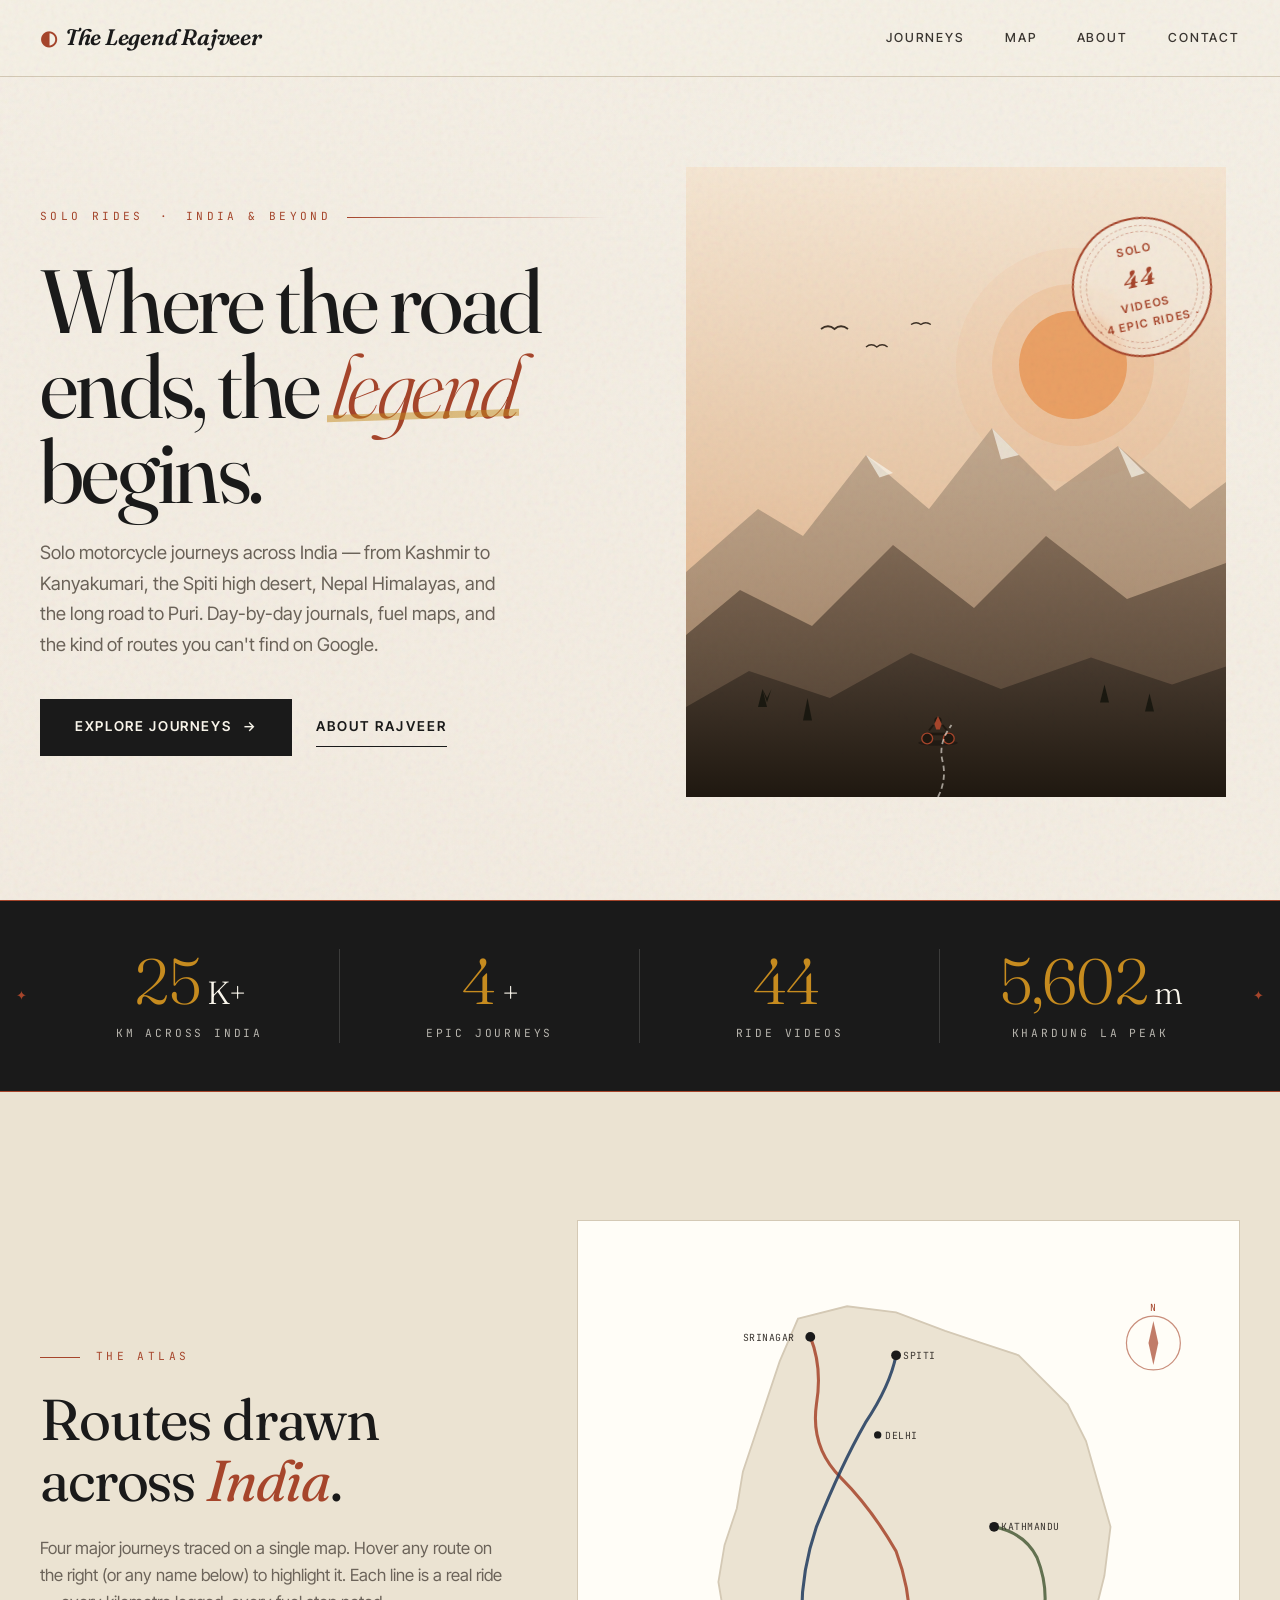
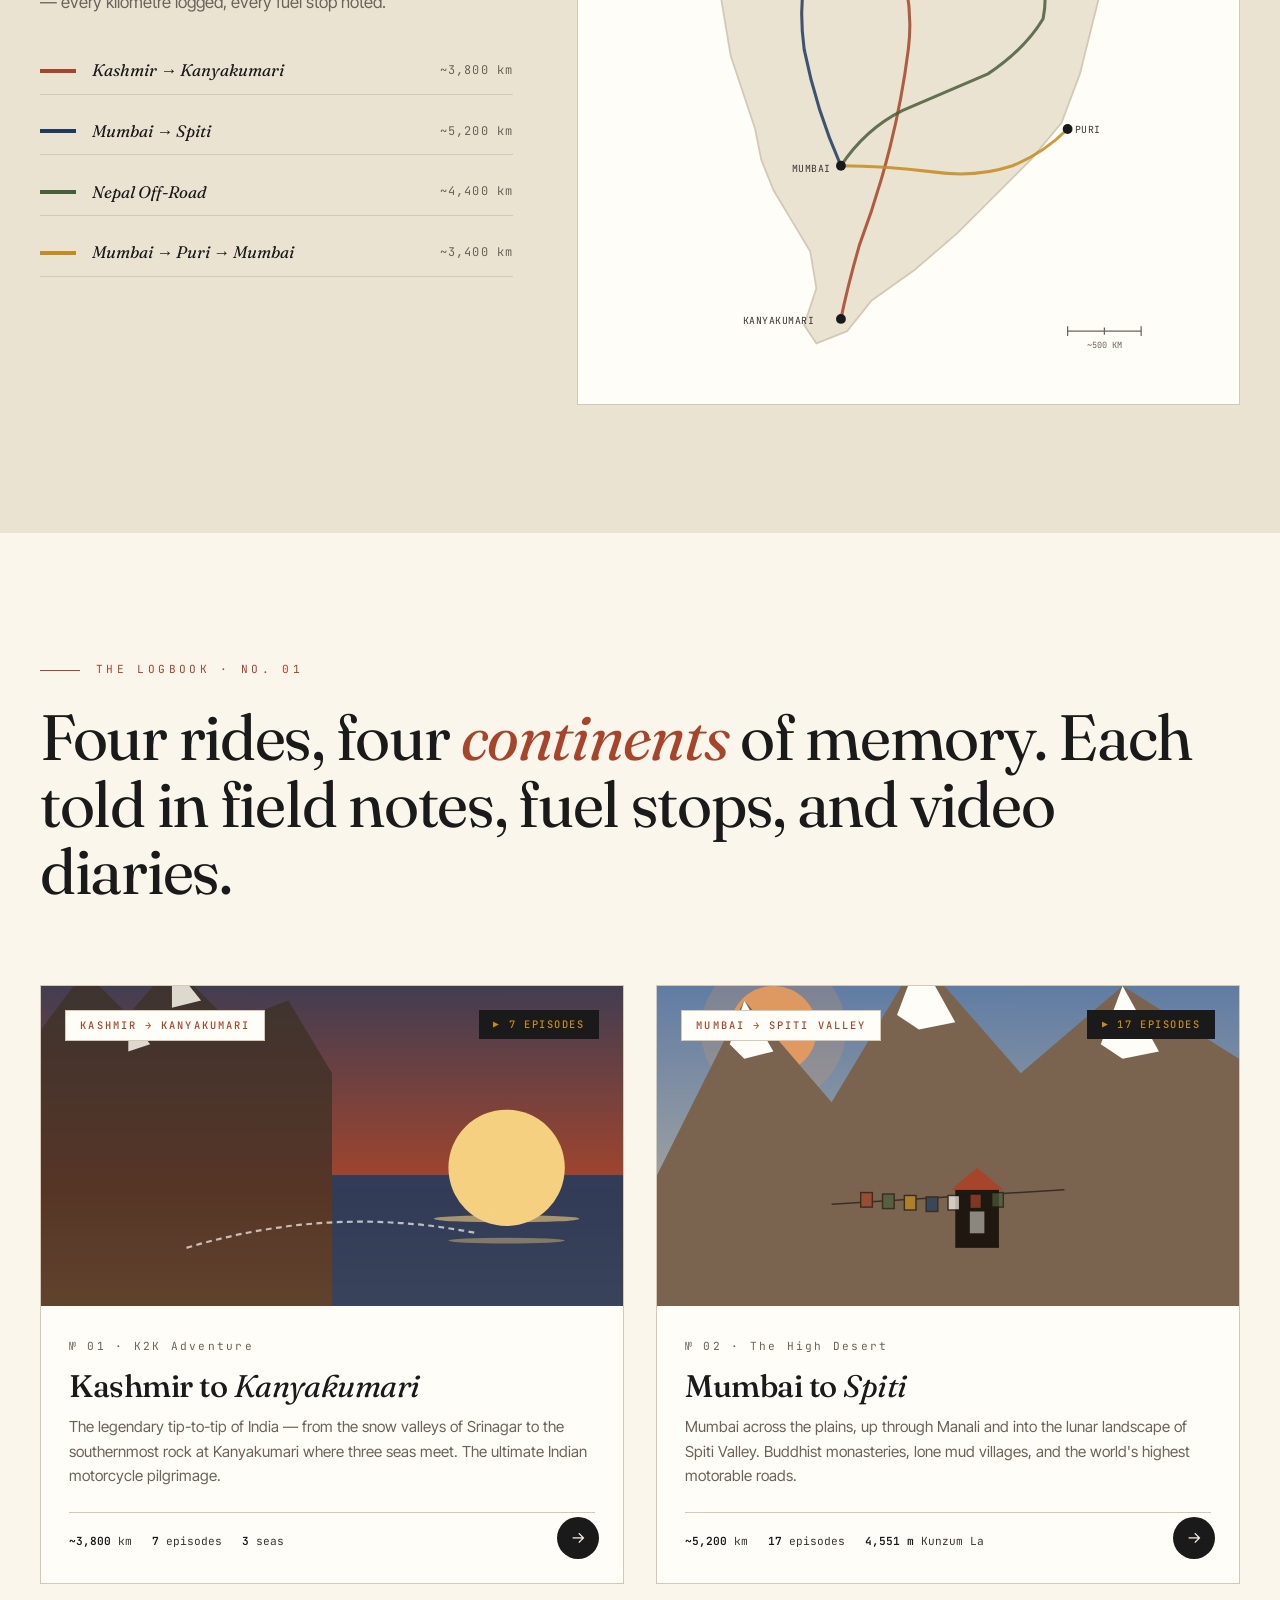
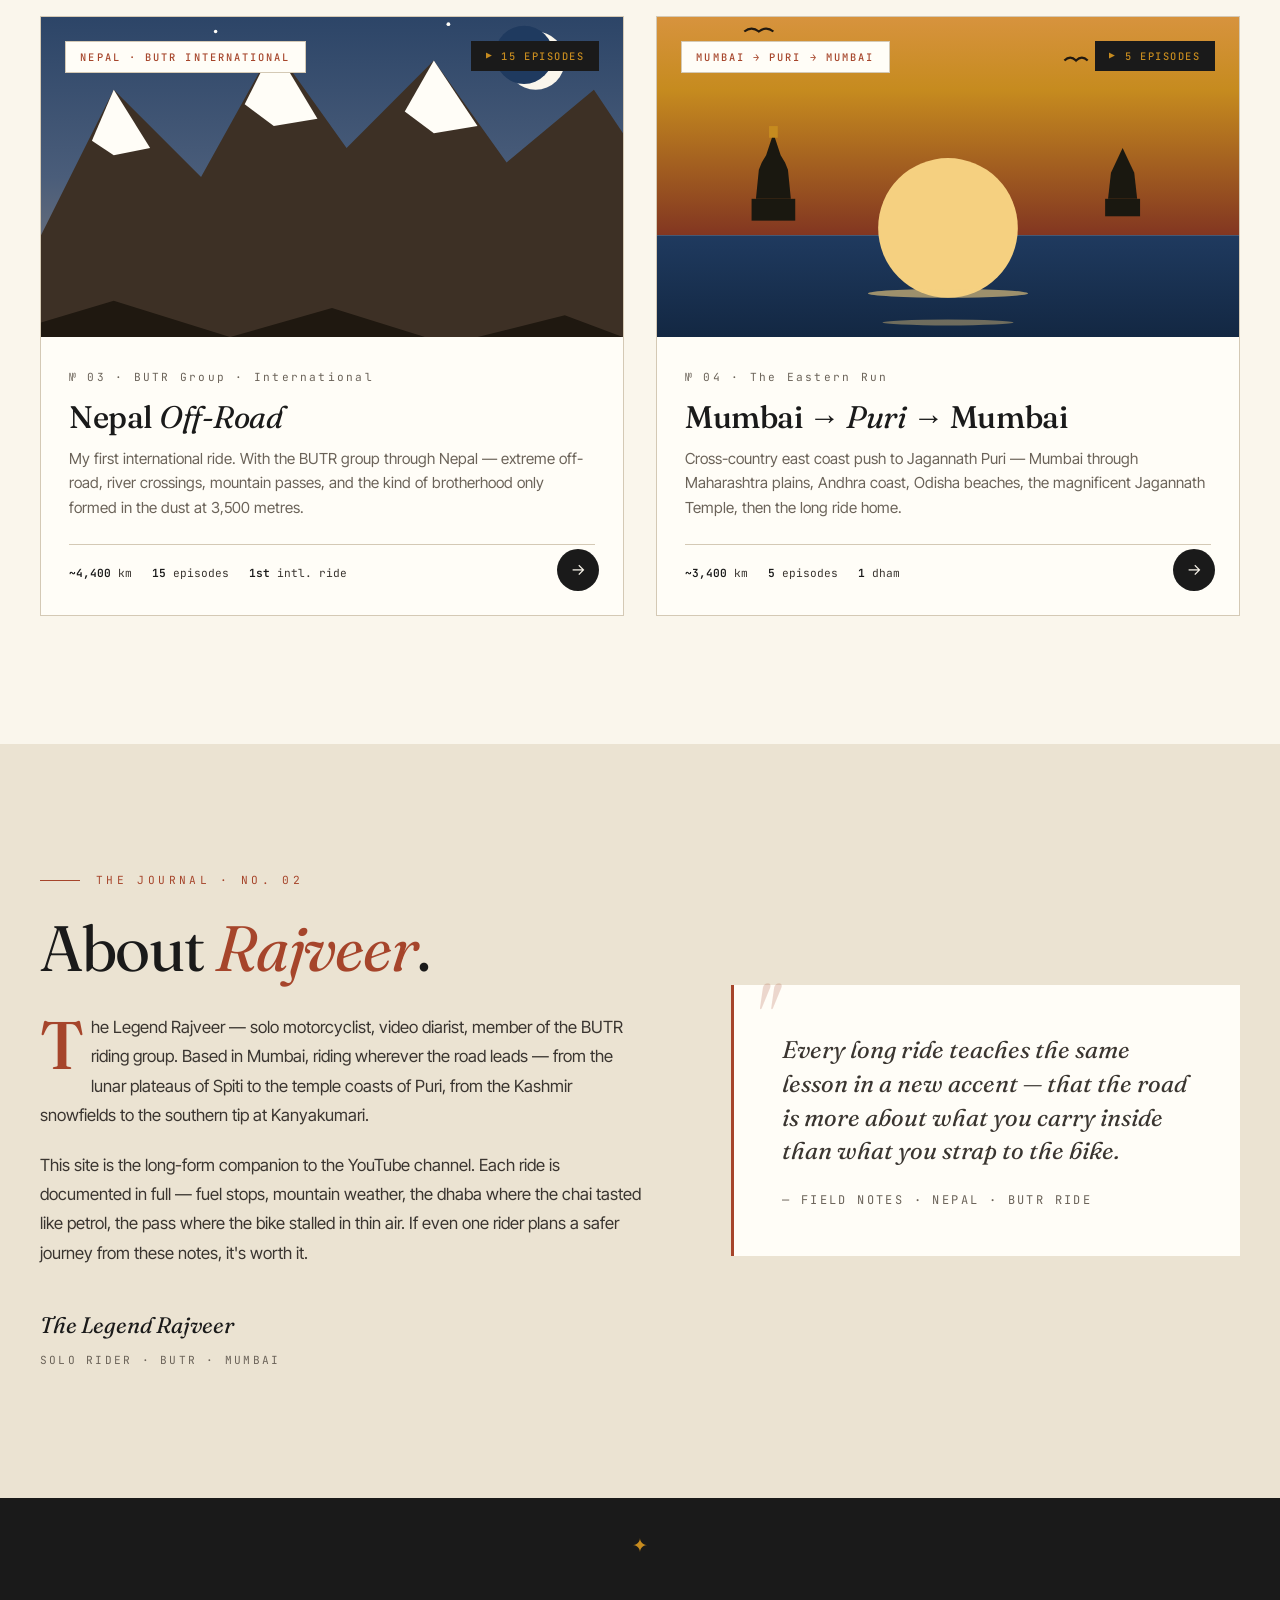
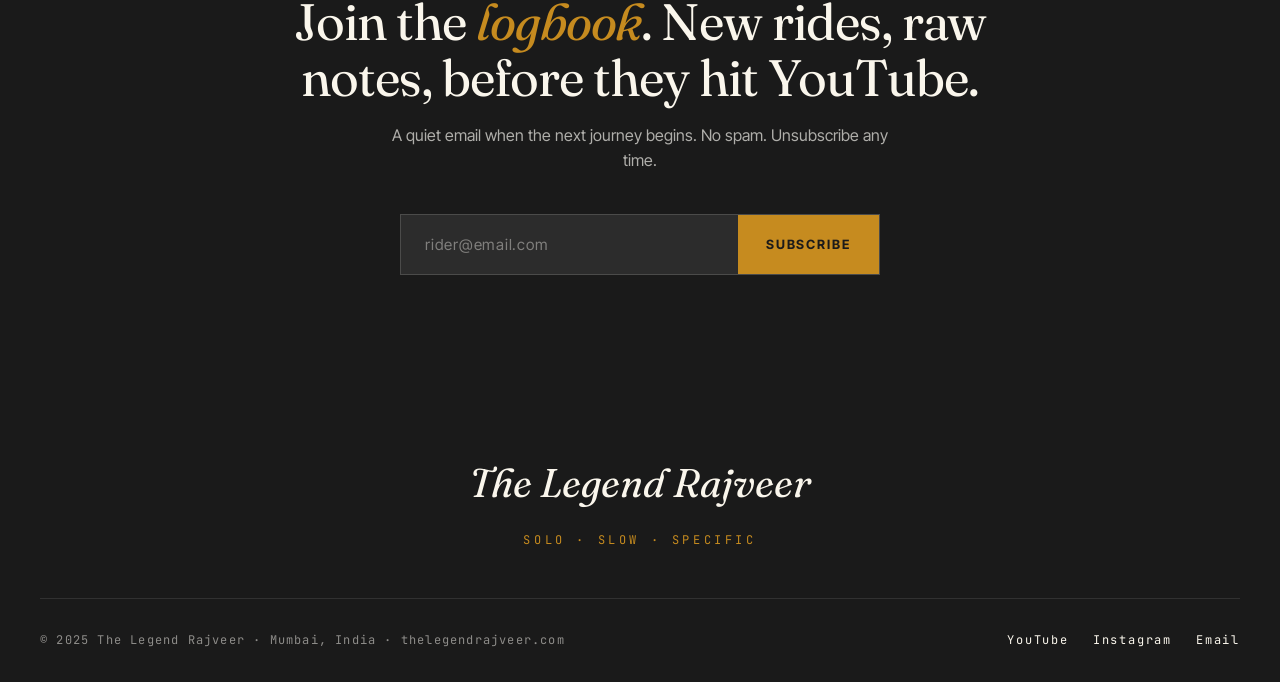
<file: index.html>
<!DOCTYPE html>
<html lang="en">
<head>
<meta charset="UTF-8" />
<meta name="viewport" content="width=device-width, initial-scale=1.0" />
<title>The Legend Rajveer · Solo Motorcycle Journeys Across India</title>
<meta name="description" content="Solo motorcycle adventures from Kashmir to Kanyakumari, Spiti to Nepal. Day-by-day journals, fuel maps, and ride videos from Rajveer.">
<link rel="canonical" href="https://thelegendrajveer.com/">
<meta property="og:title" content="The Legend Rajveer">
<meta property="og:description" content="Solo motorcycle adventures across India and beyond.">
<meta property="og:type" content="website">

<link rel="preconnect" href="https://fonts.googleapis.com">
<link rel="preconnect" href="https://fonts.gstatic.com" crossorigin>
<link href="https://fonts.googleapis.com/css2?family=Fraunces:ital,opsz,wght@0,9..144,300;0,9..144,400;0,9..144,500;0,9..144,600;0,9..144,700;0,9..144,900;1,9..144,400;1,9..144,500&family=Inter+Tight:wght@400;500;600;700&family=JetBrains+Mono:wght@400;500&display=swap" rel="stylesheet">
<link rel="stylesheet" href="css/main.css">

<style>
/* ── HERO ─────────────────────────────────────────────────────── */
.hero {
  min-height: 100vh;
  padding: 8rem 2.5rem 4rem;
  display: grid;
  grid-template-columns: 1fr 1fr;
  gap: 4rem;
  align-items: center;
  overflow: hidden;
}
.hero-meta {
  font-family: var(--mono);
  font-size: 0.7rem;
  letter-spacing: 0.3em;
  text-transform: uppercase;
  color: var(--rust);
  margin-bottom: 2rem;
  display: flex;
  align-items: center;
  gap: 1rem;
  opacity: 0;
  animation: slideUp 0.8s 0.2s forwards;
}
.hero-meta::after {
  content: '';
  flex: 1;
  height: 1px;
  background: linear-gradient(to right, var(--rust), transparent);
}
.hero h1 {
  font-family: var(--serif);
  font-weight: 400;
  font-size: clamp(3rem, 7vw, 6.5rem);
  line-height: 0.95;
  letter-spacing: -0.03em;
  margin-bottom: 1.5rem;
  opacity: 0;
  animation: slideUp 1s 0.4s forwards;
}
.hero h1 em {
  font-style: italic;
  font-weight: 300;
  color: var(--rust);
  position: relative;
  display: inline-block;
}
.hero h1 em::after {
  content: '';
  position: absolute;
  bottom: 0.1em;
  left: -2%;
  width: 104%;
  height: 0.08em;
  background: var(--ochre);
  opacity: 0.5;
  transform: skewY(-2deg);
}
.hero-sub {
  font-size: 1.15rem;
  color: var(--ink-muted);
  line-height: 1.65;
  margin-bottom: 2.5rem;
  max-width: 480px;
  opacity: 0;
  animation: slideUp 1s 0.6s forwards;
}
.hero-cta {
  display: flex;
  gap: 1.5rem;
  align-items: center;
  opacity: 0;
  animation: slideUp 1s 0.8s forwards;
}
.hero-visual {
  position: relative;
  height: 70vh;
  min-height: 500px;
  opacity: 0;
  animation: fadeIn 1.4s 0.6s forwards;
}
.mountain-svg { width: 100%; height: 100%; }
.stamp {
  position: absolute;
  top: 8%; right: 5%;
  width: 140px; height: 140px;
  border: 2px solid var(--rust);
  border-radius: 50%;
  display: flex;
  align-items: center;
  justify-content: center;
  color: var(--rust);
  font-family: var(--serif);
  font-style: italic;
  transform: rotate(-12deg);
  background: rgba(245, 240, 230, 0.6);
  backdrop-filter: blur(4px);
  animation: spin-slow 30s linear infinite;
  z-index: 5;
}
.stamp::before, .stamp::after {
  content: '';
  position: absolute;
  border: 1px dashed var(--rust);
  border-radius: 50%;
  opacity: 0.4;
}
.stamp::before { inset: 6px; }
.stamp::after { inset: 12px; }
.stamp-inner {
  text-align: center;
  animation: spin-slow 30s linear infinite reverse;
  font-size: 0.7rem;
  letter-spacing: 0.15em;
  text-transform: uppercase;
  font-weight: 600;
  font-family: var(--sans);
  font-style: normal;
}
.stamp-inner strong {
  display: block;
  font-family: var(--serif);
  font-size: 1.5rem;
  font-weight: 700;
  font-style: italic;
}

/* ── STATS BAR ───────────────────────────────────────────────── */
.stats-bar {
  display: grid;
  grid-template-columns: repeat(4, 1fr);
  padding: 3rem 2.5rem;
  background: var(--ink);
  color: var(--bg-cream);
  border-top: 1px solid var(--rust);
  border-bottom: 1px solid var(--rust);
  position: relative;
}
.stats-bar::before, .stats-bar::after {
  content: '✦';
  position: absolute;
  color: var(--rust);
  font-size: 0.8rem;
  top: 50%;
  transform: translateY(-50%);
}
.stats-bar::before { left: 1rem; }
.stats-bar::after { right: 1rem; }
.stat {
  text-align: center;
  border-right: 1px solid rgba(255, 253, 247, 0.15);
  padding: 0 1rem;
}
.stat:last-child { border-right: none; }
.stat-num {
  font-family: var(--serif);
  font-size: clamp(2.5rem, 5vw, 4rem);
  font-weight: 300;
  line-height: 1;
  color: var(--ochre);
  letter-spacing: -0.02em;
}
.stat-num span { font-size: 0.5em; color: var(--bg-cream); margin-left: 0.2em; }
.stat-label {
  font-family: var(--mono);
  font-size: 0.7rem;
  letter-spacing: 0.25em;
  text-transform: uppercase;
  margin-top: 0.75rem;
  opacity: 0.7;
}

/* ── INDIA MAP ───────────────────────────────────────────────── */
.map-section {
  background: var(--bg-warm);
  padding: 8rem 2.5rem;
}
.map-container {
  max-width: 1400px;
  margin: 0 auto;
  display: grid;
  grid-template-columns: 1fr 1.4fr;
  gap: 4rem;
  align-items: center;
}
.map-text h2 {
  font-family: var(--serif);
  font-size: clamp(2.5rem, 4.5vw, 4rem);
  font-weight: 400;
  line-height: 1.05;
  letter-spacing: -0.02em;
  margin-bottom: 1.5rem;
}
.map-text h2 em { font-style: italic; color: var(--rust); }
.map-text p {
  font-size: 1.05rem;
  color: var(--ink-muted);
  margin-bottom: 1.5rem;
}
.route-legend { margin-top: 2rem; display: flex; flex-direction: column; gap: 0.85rem; }
.route-item {
  display: flex;
  align-items: center;
  gap: 1rem;
  padding: 0.6rem 0;
  border-bottom: 1px solid var(--line);
  cursor: pointer;
  transition: padding 0.3s;
}
.route-item:hover { padding-left: 0.5rem; }
.route-color {
  width: 36px; height: 4px;
  flex-shrink: 0;
}
.route-name {
  font-family: var(--serif);
  font-size: 1.05rem;
  font-style: italic;
  color: var(--ink);
  flex: 1;
}
.route-km {
  font-family: var(--mono);
  font-size: 0.75rem;
  color: var(--ink-muted);
  letter-spacing: 0.1em;
}
.map-svg-wrap {
  position: relative;
  background: var(--paper);
  border: 1px solid var(--line);
  padding: 1.5rem;
}
.map-svg {
  width: 100%;
  height: auto;
  display: block;
}
.map-route {
  fill: none;
  stroke-width: 2.5;
  stroke-linecap: round;
  stroke-linejoin: round;
  opacity: 0.85;
  transition: stroke-width 0.3s, opacity 0.3s;
}
.map-route.dimmed { opacity: 0.15; }
.map-route.highlight { stroke-width: 4; opacity: 1; }
.city-dot {
  fill: var(--ink);
  transition: r 0.3s;
}
.city-label {
  font-family: var(--mono);
  font-size: 8px;
  fill: var(--ink-soft);
  letter-spacing: 0.05em;
}

/* ── JOURNEYS ────────────────────────────────────────────────── */
.journeys { background: var(--bg-cream); }
.journey-grid {
  max-width: 1400px;
  margin: 0 auto;
  display: grid;
  grid-template-columns: repeat(2, 1fr);
  gap: 2rem;
}
.journey-card {
  background: var(--paper);
  border: 1px solid var(--line);
  position: relative;
  overflow: hidden;
  transition: all 0.5s cubic-bezier(0.4, 0, 0.2, 1);
  cursor: pointer;
  display: flex;
  flex-direction: column;
}
.journey-card:hover {
  transform: translateY(-6px);
  box-shadow: 0 24px 60px rgba(26, 26, 26, 0.12);
  border-color: var(--rust);
}
.journey-card a { display: flex; flex-direction: column; height: 100%; }
.journey-visual { height: 320px; position: relative; overflow: hidden; }
.journey-visual svg { width: 100%; height: 100%; transition: transform 0.8s ease; }
.journey-card:hover .journey-visual svg { transform: scale(1.08); }
.journey-tag {
  position: absolute;
  top: 1.5rem; left: 1.5rem;
  background: var(--paper);
  color: var(--rust);
  padding: 0.4rem 0.9rem;
  font-family: var(--mono);
  font-size: 0.65rem;
  letter-spacing: 0.2em;
  text-transform: uppercase;
  font-weight: 500;
  z-index: 2;
  border: 1px solid var(--line);
}
.journey-videos-badge {
  position: absolute;
  top: 1.5rem; right: 1.5rem;
  background: var(--ink);
  color: var(--ochre);
  padding: 0.4rem 0.9rem;
  font-family: var(--mono);
  font-size: 0.65rem;
  letter-spacing: 0.15em;
  text-transform: uppercase;
  font-weight: 500;
  z-index: 2;
  display: flex;
  align-items: center;
  gap: 0.5rem;
}
.journey-videos-badge::before {
  content: '▶';
  font-size: 0.6rem;
}
.journey-body { padding: 2rem 1.75rem 2rem; flex: 1; display: flex; flex-direction: column; }
.journey-num {
  font-family: var(--mono);
  font-size: 0.7rem;
  color: var(--ink-muted);
  letter-spacing: 0.2em;
  margin-bottom: 0.75rem;
}
.journey-title {
  font-family: var(--serif);
  font-size: 1.95rem;
  font-weight: 500;
  line-height: 1.15;
  color: var(--ink);
  margin-bottom: 0.75rem;
  letter-spacing: -0.015em;
}
.journey-title em { font-style: italic; font-weight: 400; }
.journey-desc { font-size: 0.95rem; color: var(--ink-muted); margin-bottom: 1.5rem; flex: 1; }
.journey-meta {
  display: flex;
  gap: 1.25rem;
  padding-top: 1.25rem;
  border-top: 1px solid var(--line);
  font-family: var(--mono);
  font-size: 0.7rem;
  color: var(--ink-soft);
}
.journey-meta strong { color: var(--ink); font-weight: 600; }
.journey-read {
  position: absolute;
  bottom: 1.5rem; right: 1.5rem;
  width: 42px; height: 42px;
  background: var(--ink);
  color: var(--bg-cream);
  border-radius: 50%;
  display: flex;
  align-items: center;
  justify-content: center;
  font-size: 1rem;
  transition: all 0.4s;
}
.journey-card:hover .journey-read { background: var(--rust); transform: rotate(45deg); }

/* ── ABOUT ────────────────────────────────────────────────────── */
.about {
  background: var(--bg-warm);
  position: relative;
  display: grid;
  grid-template-columns: 1.2fr 1fr;
  gap: 5rem;
  align-items: center;
  max-width: 1400px;
  margin: 0 auto;
  padding: 8rem 2.5rem;
}
.about-text h2 {
  font-family: var(--serif);
  font-size: clamp(2.5rem, 5vw, 4rem);
  font-weight: 400;
  line-height: 1.05;
  letter-spacing: -0.02em;
  margin-bottom: 2rem;
}
.about-text h2 em { font-style: italic; color: var(--rust); }
.about-text p {
  font-size: 1.05rem;
  color: var(--ink-soft);
  margin-bottom: 1.25rem;
  line-height: 1.75;
}
.about-text p:first-of-type::first-letter {
  font-family: var(--serif);
  font-size: 4em;
  float: left;
  line-height: 0.85;
  padding: 0.05em 0.1em 0 0;
  color: var(--rust);
  font-weight: 500;
}
.signature {
  margin-top: 2.5rem;
  font-family: var(--serif);
  font-style: italic;
  font-size: 1.4rem;
}
.signature span {
  display: block;
  font-family: var(--mono);
  font-style: normal;
  font-size: 0.7rem;
  letter-spacing: 0.2em;
  text-transform: uppercase;
  color: var(--ink-muted);
  margin-top: 0.5rem;
}
.about-quote {
  background: var(--paper);
  padding: 3rem;
  border-left: 3px solid var(--rust);
  position: relative;
  font-family: var(--serif);
  font-size: 1.5rem;
  font-style: italic;
  line-height: 1.4;
  color: var(--ink-soft);
}
.about-quote::before {
  content: '"';
  position: absolute;
  top: -0.5rem; left: 1rem;
  font-size: 5rem;
  color: var(--rust);
  opacity: 0.2;
  font-family: var(--serif);
  line-height: 1;
}
.quote-attr {
  margin-top: 1.5rem;
  font-style: normal;
  font-family: var(--mono);
  font-size: 0.75rem;
  letter-spacing: 0.2em;
  text-transform: uppercase;
  color: var(--ink-muted);
}

@media (max-width: 900px) {
  .hero { grid-template-columns: 1fr; padding: 7rem 1.5rem 3rem; gap: 2rem; }
  .hero-visual { height: 50vh; min-height: 350px; }
  .stats-bar { grid-template-columns: repeat(2, 1fr); gap: 2rem 0; padding: 2.5rem 1rem; }
  .stat:nth-child(2) { border-right: none; }
  .map-container { grid-template-columns: 1fr; gap: 2.5rem; }
  .journey-grid { grid-template-columns: 1fr; }
  .about { grid-template-columns: 1fr; gap: 3rem; }
  .stamp { width: 100px; height: 100px; }
  .stamp-inner strong { font-size: 1.1rem; }
}
</style>
</head>
<body>

<!-- NAVIGATION -->
<nav class="nav">
  <a href="index.html" class="logo">The Legend Rajveer</a>
  <ul class="nav-links">
    <li><a href="#journeys">Journeys</a></li>
    <li><a href="#map">Map</a></li>
    <li><a href="#about">About</a></li>
    <li><a href="#contact">Contact</a></li>
  </ul>
</nav>

<!-- HERO -->
<section class="hero">
  <div class="hero-text">
    <div class="hero-meta">
      <span>Solo Rides</span>
      <span>·</span>
      <span>India & Beyond</span>
    </div>
    <h1>Where the road<br>ends, the <em>legend</em><br>begins.</h1>
    <p class="hero-sub">Solo motorcycle journeys across India — from Kashmir to Kanyakumari, the Spiti high desert, Nepal Himalayas, and the long road to Puri. Day-by-day journals, fuel maps, and the kind of routes you can't find on Google.</p>
    <div class="hero-cta">
      <a href="#journeys" class="btn btn-primary">Explore Journeys <span class="arrow">→</span></a>
      <a href="#about" class="btn btn-ghost">About Rajveer</a>
    </div>
  </div>

  <div class="hero-visual">
    <div class="stamp">
      <div class="stamp-inner">
        Solo<br><strong>44</strong>videos<br>· 4 epic rides ·
      </div>
    </div>
    <svg class="mountain-svg" viewBox="0 0 600 700" preserveAspectRatio="xMidYMid meet">
      <defs>
        <linearGradient id="sky" x1="0" x2="0" y1="0" y2="1">
          <stop offset="0%" stop-color="#F5E6D3" />
          <stop offset="50%" stop-color="#E8C8A8" />
          <stop offset="100%" stop-color="#D9A074" />
        </linearGradient>
        <linearGradient id="back-mtn" x1="0" x2="0" y1="0" y2="1">
          <stop offset="0%" stop-color="#A6907A" />
          <stop offset="100%" stop-color="#6B5A47" />
        </linearGradient>
        <linearGradient id="mid-mtn" x1="0" x2="0" y1="0" y2="1">
          <stop offset="0%" stop-color="#7A6450" />
          <stop offset="100%" stop-color="#3D3025" />
        </linearGradient>
        <linearGradient id="front-mtn" x1="0" x2="0" y1="0" y2="1">
          <stop offset="0%" stop-color="#4A3C30" />
          <stop offset="100%" stop-color="#1F1810" />
        </linearGradient>
      </defs>
      <rect width="600" height="700" fill="url(#sky)" />
      <circle cx="430" cy="220" r="60" fill="#E89B5C" opacity="0.85" />
      <circle cx="430" cy="220" r="90" fill="#E89B5C" opacity="0.2" />
      <circle cx="430" cy="220" r="130" fill="#E89B5C" opacity="0.08" />
      <path d="M 150 180 Q 158 174 165 180 Q 172 174 180 180" stroke="#3D3025" stroke-width="2" fill="none" />
      <path d="M 200 200 Q 206 195 212 200 Q 218 195 224 200" stroke="#3D3025" stroke-width="1.5" fill="none" />
      <path d="M 250 175 Q 256 171 261 175 Q 266 171 272 175" stroke="#3D3025" stroke-width="1.5" fill="none" />
      <path d="M 0 450 L 80 380 L 130 410 L 200 320 L 270 380 L 340 290 L 410 360 L 480 310 L 560 380 L 600 350 L 600 700 L 0 700 Z" fill="url(#back-mtn)" opacity="0.6" />
      <path d="M 200 320 L 230 340 L 215 345 L 200 320" fill="#FAF6EC" opacity="0.7" />
      <path d="M 340 290 L 370 320 L 350 325 L 340 290" fill="#FAF6EC" opacity="0.7" />
      <path d="M 480 310 L 510 340 L 495 345 L 480 310" fill="#FAF6EC" opacity="0.7" />
      <path d="M 0 520 L 60 470 L 140 510 L 230 420 L 320 490 L 400 410 L 490 480 L 600 440 L 600 700 L 0 700 Z" fill="url(#mid-mtn)" opacity="0.9" />
      <path d="M 0 600 L 70 560 L 160 590 L 250 540 L 350 580 L 450 545 L 540 575 L 600 555 L 600 700 L 0 700 Z" fill="url(#front-mtn)" />
      <g fill="#1A1810">
        <path d="M 80 600 L 85 580 L 90 600 Z M 85 580 L 90 590 L 95 580 L 90 595 Z" />
        <path d="M 130 615 L 135 590 L 140 615 Z" />
        <path d="M 460 595 L 465 575 L 470 595 Z" />
        <path d="M 510 605 L 515 585 L 520 605 Z" />
      </g>
      <g transform="translate(280, 620)">
        <ellipse cx="0" cy="20" rx="22" ry="3" fill="#000" opacity="0.3" />
        <line x1="-15" y1="10" x2="15" y2="10" stroke="#1F1810" stroke-width="3" />
        <circle cx="-12" cy="15" r="6" fill="#1F1810" stroke="#A6452B" stroke-width="1.5" />
        <circle cx="12" cy="15" r="6" fill="#1F1810" stroke="#A6452B" stroke-width="1.5" />
        <circle cx="0" cy="-5" r="4" fill="#1F1810" />
        <path d="M -4 -1 L 0 -10 L 4 -1 L 2 5 L -2 5 Z" fill="#A6452B" />
        <line x1="-5" y1="0" x2="-10" y2="6" stroke="#1F1810" stroke-width="2" />
        <line x1="5" y1="0" x2="10" y2="6" stroke="#1F1810" stroke-width="2" />
      </g>
      <path d="M 280 700 Q 290 680 285 660 Q 280 640 295 620" stroke="#FAF6EC" stroke-width="2" stroke-dasharray="6 4" opacity="0.6" fill="none" />
    </svg>
  </div>
</section>

<!-- STATS BAR -->
<div class="stats-bar">
  <div class="stat">
    <div class="stat-num">25<span>K+</span></div>
    <div class="stat-label">KM Across India</div>
  </div>
  <div class="stat">
    <div class="stat-num">4<span>+</span></div>
    <div class="stat-label">Epic Journeys</div>
  </div>
  <div class="stat">
    <div class="stat-num">44<span></span></div>
    <div class="stat-label">Ride Videos</div>
  </div>
  <div class="stat">
    <div class="stat-num">5,602<span>m</span></div>
    <div class="stat-label">Khardung La Peak</div>
  </div>
</div>

<!-- INTERACTIVE MAP -->
<section class="map-section" id="map">
  <div class="map-container">
    <div class="map-text scroll-reveal">
      <div class="eyebrow">The Atlas</div>
      <h2>Routes drawn across <em>India</em>.</h2>
      <p>Four major journeys traced on a single map. Hover any route on the right (or any name below) to highlight it. Each line is a real ride — every kilometre logged, every fuel stop noted.</p>
      <div class="route-legend">
        <div class="route-item" data-route="k2k">
          <div class="route-color" style="background:#A6452B"></div>
          <div class="route-name">Kashmir → Kanyakumari</div>
          <div class="route-km">~3,800 km</div>
        </div>
        <div class="route-item" data-route="spiti">
          <div class="route-color" style="background:#1F3A5F"></div>
          <div class="route-name">Mumbai → Spiti</div>
          <div class="route-km">~5,200 km</div>
        </div>
        <div class="route-item" data-route="nepal">
          <div class="route-color" style="background:#4A5D3A"></div>
          <div class="route-name">Nepal Off-Road</div>
          <div class="route-km">~4,400 km</div>
        </div>
        <div class="route-item" data-route="puri">
          <div class="route-color" style="background:#C68B1F"></div>
          <div class="route-name">Mumbai → Puri → Mumbai</div>
          <div class="route-km">~3,400 km</div>
        </div>
      </div>
    </div>
    <div class="map-svg-wrap scroll-reveal">
      <svg class="map-svg" viewBox="0 0 500 600" xmlns="http://www.w3.org/2000/svg">
        <!-- Simplified India outline -->
        <path d="M 160 60 L 200 50 L 240 55 L 280 70 L 310 80 L 340 90 L 360 110 L 380 130 L 395 160 L 405 195 L 415 230 L 410 270 L 400 310 L 390 350 L 375 390 L 350 420 L 320 450 L 290 480 L 255 510 L 220 535 L 200 560 L 175 570 L 165 555 L 175 525 L 170 495 L 155 470 L 140 445 L 130 420 L 125 395 L 115 365 L 105 335 L 100 305 L 95 275 L 100 245 L 110 215 L 115 185 L 125 155 L 135 125 L 145 95 Z"
              fill="#EBE3D2" stroke="#D4C9B5" stroke-width="1.5" />

        <!-- Route 1: K2K (Kashmir to Kanyakumari) -->
        <path class="map-route" id="route-k2k" d="M 170 75 Q 180 100 175 130 Q 170 165 195 190 Q 220 215 240 250 Q 255 290 250 330 Q 245 370 235 410 Q 225 450 210 490 Q 200 525 195 550"
              stroke="#A6452B" />

        <!-- Route 2: Mumbai to Spiti -->
        <path class="map-route" id="route-spiti" d="M 195 425 Q 175 380 165 330 Q 158 280 175 230 Q 195 180 215 145 Q 235 115 240 90"
              stroke="#1F3A5F" />

        <!-- Route 3: Nepal -->
        <path class="map-route" id="route-nepal" d="M 195 425 Q 215 395 245 380 Q 280 365 315 350 Q 345 330 360 305 Q 365 280 355 255 Q 345 235 320 230"
              stroke="#4A5D3A" />

        <!-- Route 4: Mumbai to Puri -->
        <path class="map-route" id="route-puri" d="M 195 425 Q 230 425 270 430 Q 305 435 335 425 Q 360 415 380 395"
              stroke="#C68B1F" />

        <!-- Cities -->
        <g>
          <!-- Mumbai -->
          <circle class="city-dot" cx="195" cy="425" r="4" fill="#1A1A1A" />
          <text class="city-label" x="155" y="430">MUMBAI</text>
          <!-- Srinagar (Kashmir) -->
          <circle class="city-dot" cx="170" cy="75" r="4" fill="#1A1A1A" />
          <text class="city-label" x="115" y="78">SRINAGAR</text>
          <!-- Kanyakumari -->
          <circle class="city-dot" cx="195" cy="550" r="4" fill="#1A1A1A" />
          <text class="city-label" x="115" y="554">KANYAKUMARI</text>
          <!-- Spiti -->
          <circle class="city-dot" cx="240" cy="90" r="4" fill="#1A1A1A" />
          <text class="city-label" x="246" y="93">SPITI</text>
          <!-- Kathmandu (Nepal) -->
          <circle class="city-dot" cx="320" cy="230" r="4" fill="#1A1A1A" />
          <text class="city-label" x="326" y="233">KATHMANDU</text>
          <!-- Puri -->
          <circle class="city-dot" cx="380" cy="395" r="4" fill="#1A1A1A" />
          <text class="city-label" x="386" y="398">PURI</text>
          <!-- Delhi -->
          <circle class="city-dot" cx="225" cy="155" r="3" fill="#6B6359" />
          <text class="city-label" x="231" y="158" fill="#6B6359">DELHI</text>
        </g>

        <!-- Compass -->
        <g transform="translate(450, 80)">
          <circle r="22" fill="none" stroke="#A6452B" stroke-width="1" opacity="0.6" />
          <path d="M 0 -18 L 4 0 L 0 18 L -4 0 Z" fill="#A6452B" opacity="0.7" />
          <text x="0" y="-26" text-anchor="middle" font-family="JetBrains Mono" font-size="8" fill="#A6452B">N</text>
        </g>

        <!-- Decorative scale -->
        <g transform="translate(380, 560)">
          <line x1="0" y1="0" x2="60" y2="0" stroke="#6B6359" stroke-width="1" />
          <line x1="0" y1="-4" x2="0" y2="4" stroke="#6B6359" stroke-width="1" />
          <line x1="30" y1="-3" x2="30" y2="3" stroke="#6B6359" stroke-width="1" />
          <line x1="60" y1="-4" x2="60" y2="4" stroke="#6B6359" stroke-width="1" />
          <text x="30" y="14" text-anchor="middle" font-family="JetBrains Mono" font-size="7" fill="#6B6359">~500 KM</text>
        </g>
      </svg>
    </div>
  </div>
</section>

<!-- JOURNEYS -->
<section class="journeys" id="journeys">
  <div class="section-head scroll-reveal">
    <div class="eyebrow">The Logbook · No. 01</div>
    <h2 class="section-title">Four rides, four <em>continents</em> of memory. Each told in field notes, fuel stops, and video diaries.</h2>
  </div>

  <div class="journey-grid">

    <!-- K2K -->
    <article class="journey-card scroll-reveal">
      <a href="trips/k2k.html">
        <div class="journey-visual">
          <div class="journey-tag">Kashmir → Kanyakumari</div>
          <div class="journey-videos-badge">7 Episodes</div>
          <svg viewBox="0 0 400 320" preserveAspectRatio="xMidYMid slice">
            <defs>
              <linearGradient id="k2k-sky" x1="0" x2="0" y1="0" y2="1">
                <stop offset="0%" stop-color="#1F3A5F" />
                <stop offset="60%" stop-color="#A6452B" />
                <stop offset="100%" stop-color="#E89B5C" />
              </linearGradient>
            </defs>
            <rect width="400" height="320" fill="url(#k2k-sky)" />
            <!-- Mountain to coast progression -->
            <path d="M 0 80 L 30 40 L 60 70 L 90 35 L 130 75 L 170 60 L 200 110 L 200 320 L 0 320 Z" fill="#3D3025" opacity="0.75" />
            <path d="M 60 70 L 75 90 L 60 95 Z" fill="#FAF6EC" opacity="0.85" />
            <path d="M 90 35 L 110 60 L 90 65 Z" fill="#FAF6EC" opacity="0.85" />
            <!-- Sea -->
            <rect x="200" y="180" width="200" height="140" fill="#1F3A5F" opacity="0.85" />
            <ellipse cx="320" cy="175" rx="40" ry="40" fill="#F5D080" />
            <ellipse cx="320" cy="210" rx="50" ry="2.5" fill="#F5D080" opacity="0.6" />
            <ellipse cx="320" cy="225" rx="40" ry="2" fill="#F5D080" opacity="0.4" />
            <!-- Path -->
            <path d="M 100 230 Q 200 200 300 220" stroke="#FAF6EC" stroke-width="1.5" stroke-dasharray="4 3" opacity="0.7" fill="none" />
          </svg>
        </div>
        <div class="journey-body">
          <div class="journey-num">№ 01 · K2K Adventure</div>
          <h3 class="journey-title">Kashmir to <em>Kanyakumari</em></h3>
          <p class="journey-desc">The legendary tip-to-tip of India — from the snow valleys of Srinagar to the southernmost rock at Kanyakumari where three seas meet. The ultimate Indian motorcycle pilgrimage.</p>
          <div class="journey-meta">
            <span><strong>~3,800</strong> km</span>
            <span><strong>7</strong> episodes</span>
            <span><strong>3</strong> seas</span>
          </div>
          <div class="journey-read">→</div>
        </div>
      </a>
    </article>

    <!-- SPITI -->
    <article class="journey-card scroll-reveal">
      <a href="trips/spiti.html">
        <div class="journey-visual">
          <div class="journey-tag">Mumbai → Spiti Valley</div>
          <div class="journey-videos-badge">17 Episodes</div>
          <svg viewBox="0 0 400 320" preserveAspectRatio="xMidYMid slice">
            <defs>
              <linearGradient id="spiti-sky" x1="0" x2="0" y1="0" y2="1">
                <stop offset="0%" stop-color="#4A6FA5" />
                <stop offset="100%" stop-color="#D9C49E" />
              </linearGradient>
            </defs>
            <rect width="400" height="320" fill="url(#spiti-sky)" />
            <circle cx="80" cy="80" r="30" fill="#E89B5C" opacity="0.9" />
            <circle cx="80" cy="80" r="50" fill="#E89B5C" opacity="0.2" />
            <path d="M 0 180 L 60 60 L 120 130 L 180 30 L 250 110 L 320 50 L 400 100 L 400 320 L 0 320 Z" fill="#7A6450" />
            <path d="M 60 60 L 80 95 L 60 100 L 50 90 Z" fill="#FFFDF7" />
            <path d="M 180 30 L 205 75 L 180 80 L 165 70 Z" fill="#FFFDF7" />
            <path d="M 320 50 L 345 95 L 320 100 L 305 90 Z" fill="#FFFDF7" />
            <!-- Tibetan monastery silhouette -->
            <g transform="translate(220, 190)" fill="#1F1810">
              <rect x="-15" y="0" width="30" height="40" />
              <path d="M -18 0 L 0 -15 L 18 0 Z" fill="#A6452B" />
              <rect x="-5" y="15" width="10" height="15" fill="#FAF6EC" opacity="0.5" />
            </g>
            <!-- Prayer flags -->
            <g stroke="#1F1810" stroke-width="1" opacity="0.7">
              <line x1="120" y1="200" x2="280" y2="190" />
              <rect x="140" y="192" width="8" height="10" fill="#A6452B" />
              <rect x="155" y="193" width="8" height="10" fill="#4A5D3A" />
              <rect x="170" y="194" width="8" height="10" fill="#C68B1F" />
              <rect x="185" y="195" width="8" height="10" fill="#1F3A5F" />
              <rect x="200" y="194" width="8" height="10" fill="#FAF6EC" />
              <rect x="215" y="193" width="8" height="10" fill="#A6452B" />
              <rect x="230" y="192" width="8" height="10" fill="#4A5D3A" />
            </g>
            <path d="M 0 280 L 80 270 L 160 285 L 240 275 L 320 290 L 400 280 L 400 320 L 0 320 Z" fill="#3D3025" />
          </svg>
        </div>
        <div class="journey-body">
          <div class="journey-num">№ 02 · The High Desert</div>
          <h3 class="journey-title">Mumbai to <em>Spiti</em></h3>
          <p class="journey-desc">Mumbai across the plains, up through Manali and into the lunar landscape of Spiti Valley. Buddhist monasteries, lone mud villages, and the world's highest motorable roads.</p>
          <div class="journey-meta">
            <span><strong>~5,200</strong> km</span>
            <span><strong>17</strong> episodes</span>
            <span><strong>4,551 m</strong> Kunzum La</span>
          </div>
          <div class="journey-read">→</div>
        </div>
      </a>
    </article>

    <!-- NEPAL -->
    <article class="journey-card scroll-reveal">
      <a href="trips/nepal.html">
        <div class="journey-visual">
          <div class="journey-tag">Nepal · BUTR International</div>
          <div class="journey-videos-badge">15 Episodes</div>
          <svg viewBox="0 0 400 320" preserveAspectRatio="xMidYMid slice">
            <defs>
              <linearGradient id="nepal-sky" x1="0" x2="0" y1="0" y2="1">
                <stop offset="0%" stop-color="#1F3A5F" />
                <stop offset="50%" stop-color="#4A5D7A" />
                <stop offset="100%" stop-color="#A6907A" />
              </linearGradient>
            </defs>
            <rect width="400" height="320" fill="url(#nepal-sky)" />
            <!-- Stars -->
            <g fill="#FFFDF7">
              <circle cx="50" cy="40" r="1" />
              <circle cx="120" cy="60" r="1.2" />
              <circle cx="200" cy="40" r="1" />
              <circle cx="280" cy="55" r="1.3" />
              <circle cx="340" cy="30" r="1" />
            </g>
            <!-- Moon -->
            <circle cx="340" cy="80" r="20" fill="#FAF6EC" />
            <circle cx="332" cy="76" r="20" fill="#1F3A5F" />
            <!-- Big Himalaya peaks -->
            <path d="M 0 200 L 50 100 L 110 160 L 160 70 L 210 140 L 270 80 L 320 150 L 380 100 L 400 130 L 400 320 L 0 320 Z" fill="#3D3025" />
            <path d="M 50 100 L 75 140 L 50 145 L 35 135 Z" fill="#FFFDF7" />
            <path d="M 160 70 L 190 120 L 160 125 L 140 110 Z" fill="#FFFDF7" />
            <path d="M 270 80 L 300 125 L 270 130 L 250 115 Z" fill="#FFFDF7" />
            <!-- Off-road dirt -->
            <path d="M 0 260 L 50 245 L 130 270 L 200 250 L 280 275 L 360 255 L 400 270 L 400 320 L 0 320 Z" fill="#1F1810" />
            <path d="M 30 290 Q 120 280 200 290 Q 290 295 380 285" stroke="#A6452B" stroke-width="1.5" stroke-dasharray="4 3" opacity="0.8" fill="none" />
            <!-- Riders -->
            <g transform="translate(160, 285)">
              <line x1="-8" y1="-5" x2="8" y2="-5" stroke="#FAF6EC" stroke-width="1.5" />
              <circle cx="-6" cy="-2" r="2.5" fill="#FAF6EC" />
              <circle cx="6" cy="-2" r="2.5" fill="#FAF6EC" />
            </g>
            <g transform="translate(220, 282)">
              <line x1="-8" y1="-5" x2="8" y2="-5" stroke="#C68B1F" stroke-width="1.5" />
              <circle cx="-6" cy="-2" r="2.5" fill="#C68B1F" />
              <circle cx="6" cy="-2" r="2.5" fill="#C68B1F" />
            </g>
          </svg>
        </div>
        <div class="journey-body">
          <div class="journey-num">№ 03 · BUTR Group · International</div>
          <h3 class="journey-title">Nepal <em>Off-Road</em></h3>
          <p class="journey-desc">My first international ride. With the BUTR group through Nepal — extreme off-road, river crossings, mountain passes, and the kind of brotherhood only formed in the dust at 3,500 metres.</p>
          <div class="journey-meta">
            <span><strong>~4,400</strong> km</span>
            <span><strong>15</strong> episodes</span>
            <span><strong>1st</strong> intl. ride</span>
          </div>
          <div class="journey-read">→</div>
        </div>
      </a>
    </article>

    <!-- PURI -->
    <article class="journey-card scroll-reveal">
      <a href="trips/puri.html">
        <div class="journey-visual">
          <div class="journey-tag">Mumbai → Puri → Mumbai</div>
          <div class="journey-videos-badge">5 Episodes</div>
          <svg viewBox="0 0 400 320" preserveAspectRatio="xMidYMid slice">
            <defs>
              <linearGradient id="puri-sky" x1="0" x2="0" y1="0" y2="1">
                <stop offset="0%" stop-color="#E89B5C" />
                <stop offset="50%" stop-color="#C68B1F" />
                <stop offset="100%" stop-color="#823621" />
              </linearGradient>
              <linearGradient id="puri-sea" x1="0" x2="0" y1="0" y2="1">
                <stop offset="0%" stop-color="#1F3A5F" />
                <stop offset="100%" stop-color="#0A1A2E" />
              </linearGradient>
            </defs>
            <rect width="400" height="200" fill="url(#puri-sky)" />
            <rect y="200" width="400" height="120" fill="url(#puri-sea)" />
            <!-- Sun setting -->
            <circle cx="200" cy="195" r="48" fill="#F5D080" />
            <ellipse cx="200" cy="240" rx="55" ry="3" fill="#F5D080" opacity="0.6" />
            <ellipse cx="200" cy="260" rx="45" ry="2" fill="#F5D080" opacity="0.4" />
            <ellipse cx="200" cy="280" rx="35" ry="1.5" fill="#F5D080" opacity="0.3" />
            <!-- Jagannath temple silhouette (Puri) -->
            <g transform="translate(80, 175)" fill="#1A1810">
              <path d="M -12 0 L -10 -20 L -8 -25 L -5 -30 L 0 -45 L 5 -30 L 8 -25 L 10 -20 L 12 0 Z" />
              <rect x="-15" y="0" width="30" height="15" />
              <rect x="-3" y="-50" width="6" height="8" fill="#C68B1F" />
            </g>
            <g transform="translate(320, 175)" fill="#1A1810">
              <path d="M -10 0 L -8 -18 L 0 -35 L 8 -18 L 10 0 Z" />
              <rect x="-12" y="0" width="24" height="12" />
            </g>
            <!-- Birds -->
            <g stroke="#1F1810" stroke-width="1.5" fill="none">
              <path d="M 60 60 Q 65 56 70 60 Q 75 56 80 60" />
              <path d="M 280 80 Q 284 76 288 80 Q 292 76 296 80" />
            </g>
          </svg>
        </div>
        <div class="journey-body">
          <div class="journey-num">№ 04 · The Eastern Run</div>
          <h3 class="journey-title">Mumbai → <em>Puri</em> → Mumbai</h3>
          <p class="journey-desc">Cross-country east coast push to Jagannath Puri — Mumbai through Maharashtra plains, Andhra coast, Odisha beaches, the magnificent Jagannath Temple, then the long ride home.</p>
          <div class="journey-meta">
            <span><strong>~3,400</strong> km</span>
            <span><strong>5</strong> episodes</span>
            <span><strong>1</strong> dham</span>
          </div>
          <div class="journey-read">→</div>
        </div>
      </a>
    </article>

  </div>
</section>

<!-- ABOUT -->
<section class="about" id="about">
  <div class="about-text scroll-reveal">
    <div class="eyebrow">The Journal · No. 02</div>
    <h2>About <em>Rajveer</em>.</h2>
    <p>The Legend Rajveer — solo motorcyclist, video diarist, member of the BUTR riding group. Based in Mumbai, riding wherever the road leads — from the lunar plateaus of Spiti to the temple coasts of Puri, from the Kashmir snowfields to the southern tip at Kanyakumari.</p>
    <p>This site is the long-form companion to the YouTube channel. Each ride is documented in full — fuel stops, mountain weather, the dhaba where the chai tasted like petrol, the pass where the bike stalled in thin air. If even one rider plans a safer journey from these notes, it's worth it.</p>
    <div class="signature">
      The Legend Rajveer
      <span>Solo Rider · BUTR · Mumbai</span>
    </div>
  </div>
  <div class="about-quote scroll-reveal">
    Every long ride teaches the same lesson in a new accent — that the road is more about what you carry inside than what you strap to the bike.
    <div class="quote-attr">— Field notes · Nepal · BUTR ride</div>
  </div>
</section>

<!-- NEWSLETTER -->
<section class="newsletter" id="contact">
  <h3>Join the <em>logbook</em>. New rides, raw notes, before they hit YouTube.</h3>
  <p>A quiet email when the next journey begins. No spam. Unsubscribe any time.</p>
  <form class="newsletter-form">
    <input type="email" placeholder="rider@email.com" required />
    <button type="submit">Subscribe</button>
  </form>
  <div class="newsletter-success">✓ Welcome to the journey. Ride safe.</div>
</section>

<!-- FOOTER -->
<footer>
  <div class="footer-logo">The Legend Rajveer</div>
  <div class="footer-tagline">Solo · Slow · Specific</div>
  <div class="footer-bottom">
    <div>© 2025 The Legend Rajveer · Mumbai, India · thelegendrajveer.com</div>
    <div class="footer-socials">
      <a href="https://www.youtube.com/@TheLegendRajveer" target="_blank" rel="noopener">YouTube</a>
      <a href="#" target="_blank">Instagram</a>
      <a href="#contact">Email</a>
    </div>
  </div>
</footer>

<script src="js/main.js"></script>
<script>
// India Map interactive route highlighting
document.querySelectorAll('.route-item').forEach(item => {
  item.addEventListener('mouseenter', () => {
    const routeId = 'route-' + item.dataset.route;
    document.querySelectorAll('.map-route').forEach(r => {
      r.classList.add('dimmed');
      r.classList.remove('highlight');
    });
    document.getElementById(routeId).classList.remove('dimmed');
    document.getElementById(routeId).classList.add('highlight');
  });
  item.addEventListener('mouseleave', () => {
    document.querySelectorAll('.map-route').forEach(r => {
      r.classList.remove('dimmed', 'highlight');
    });
  });
});
</script>
</body>
</html>
</file>
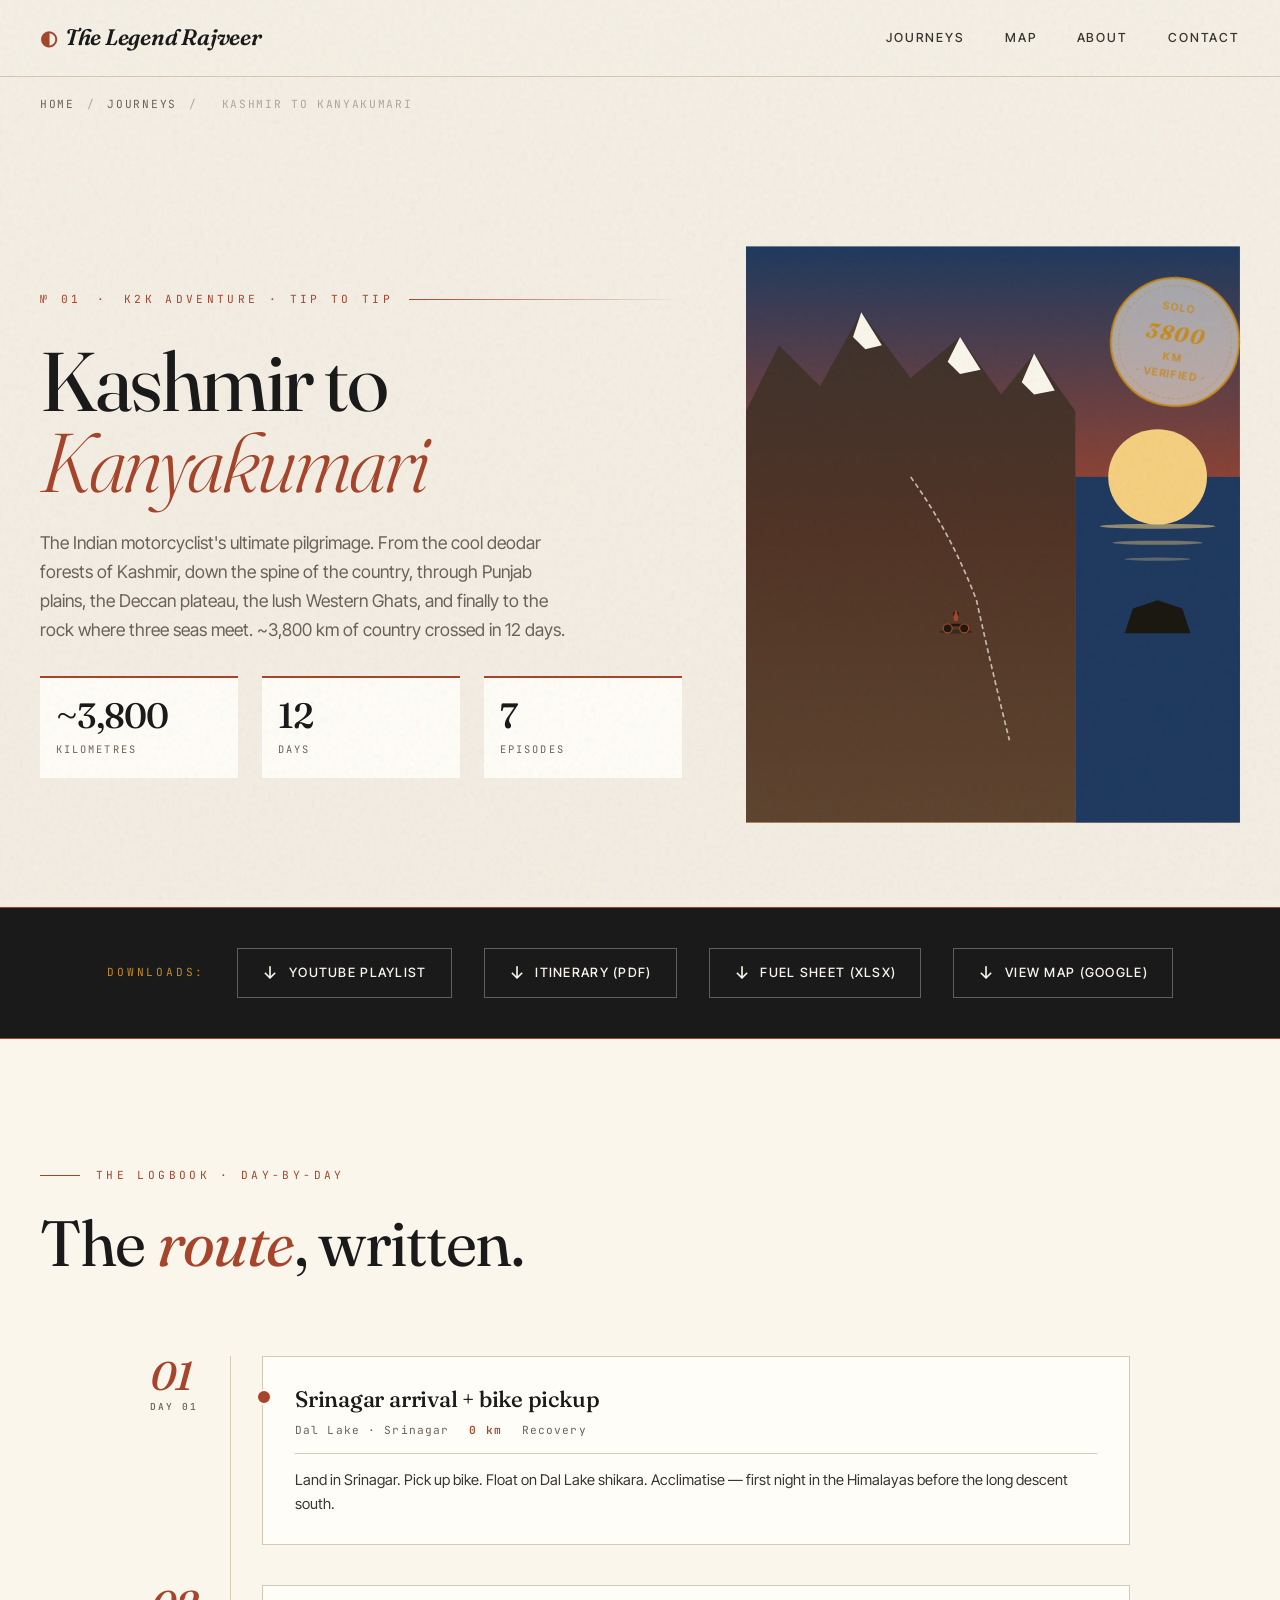
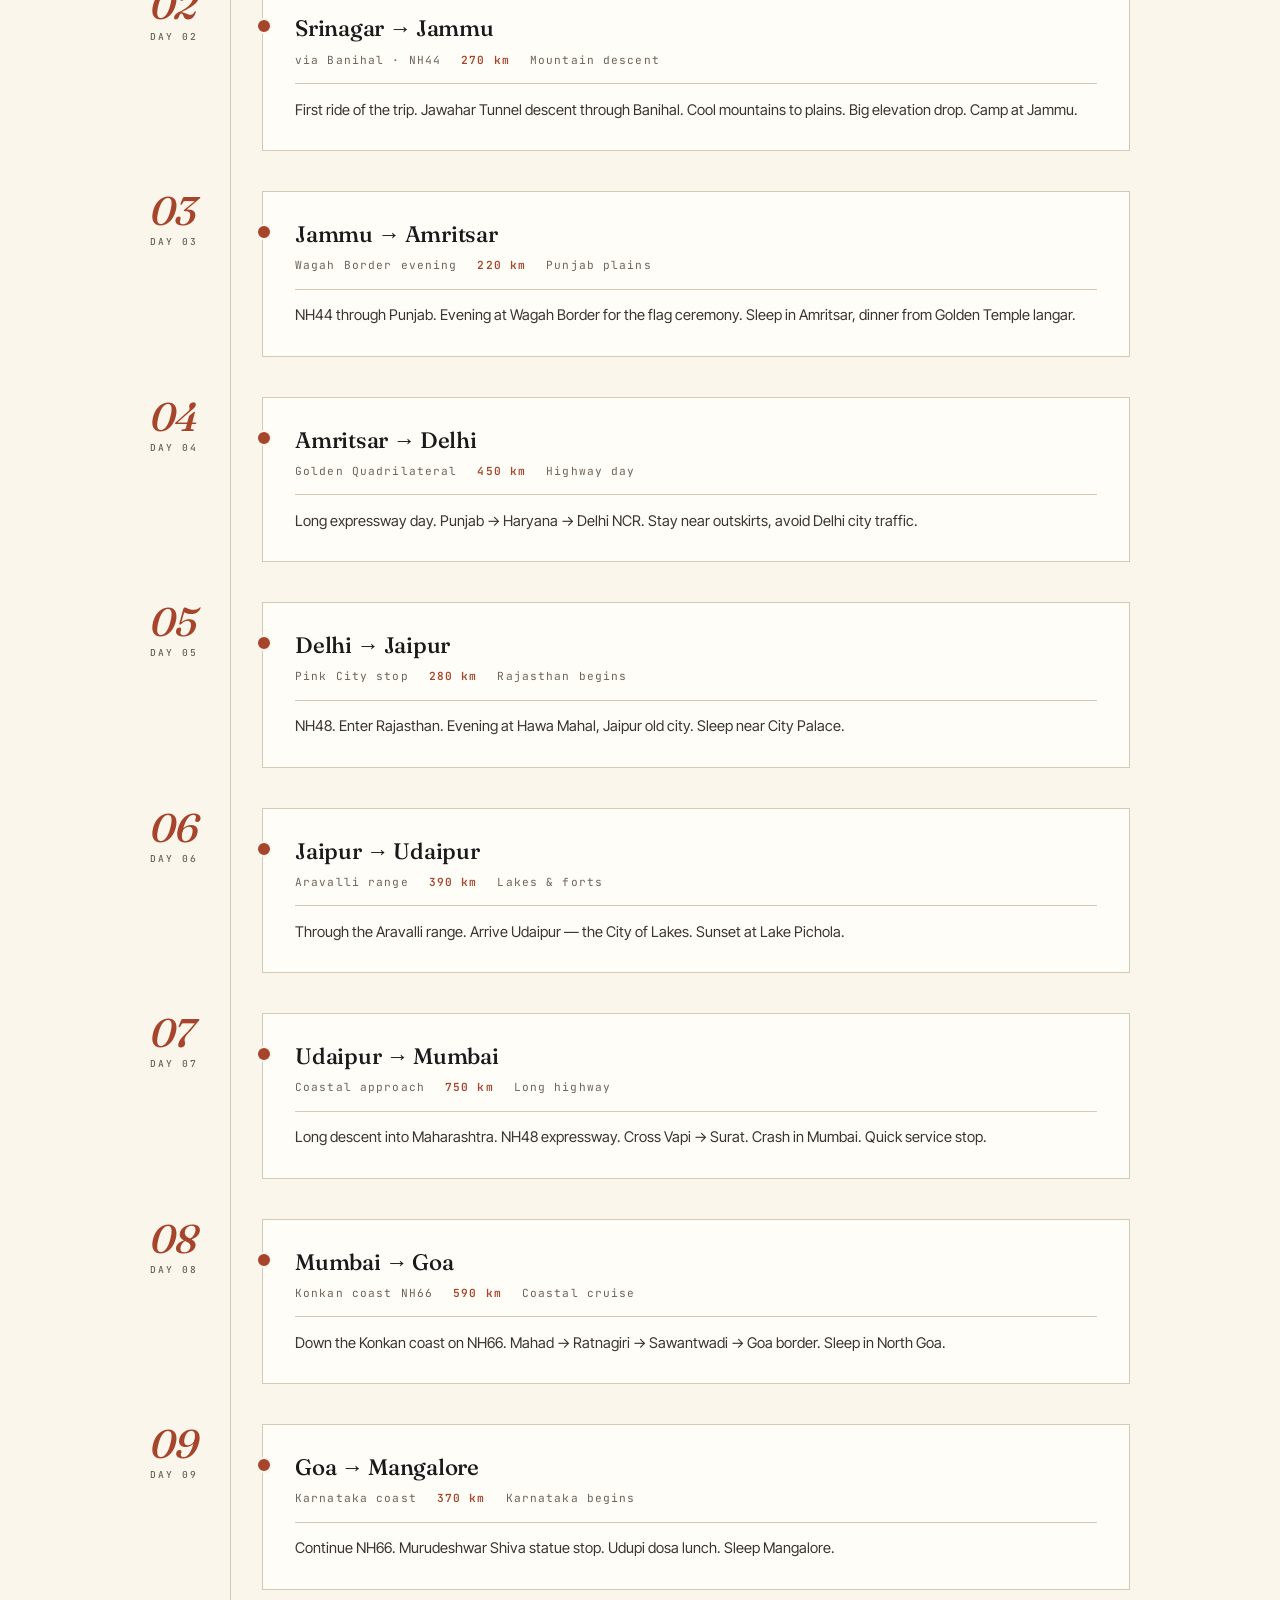
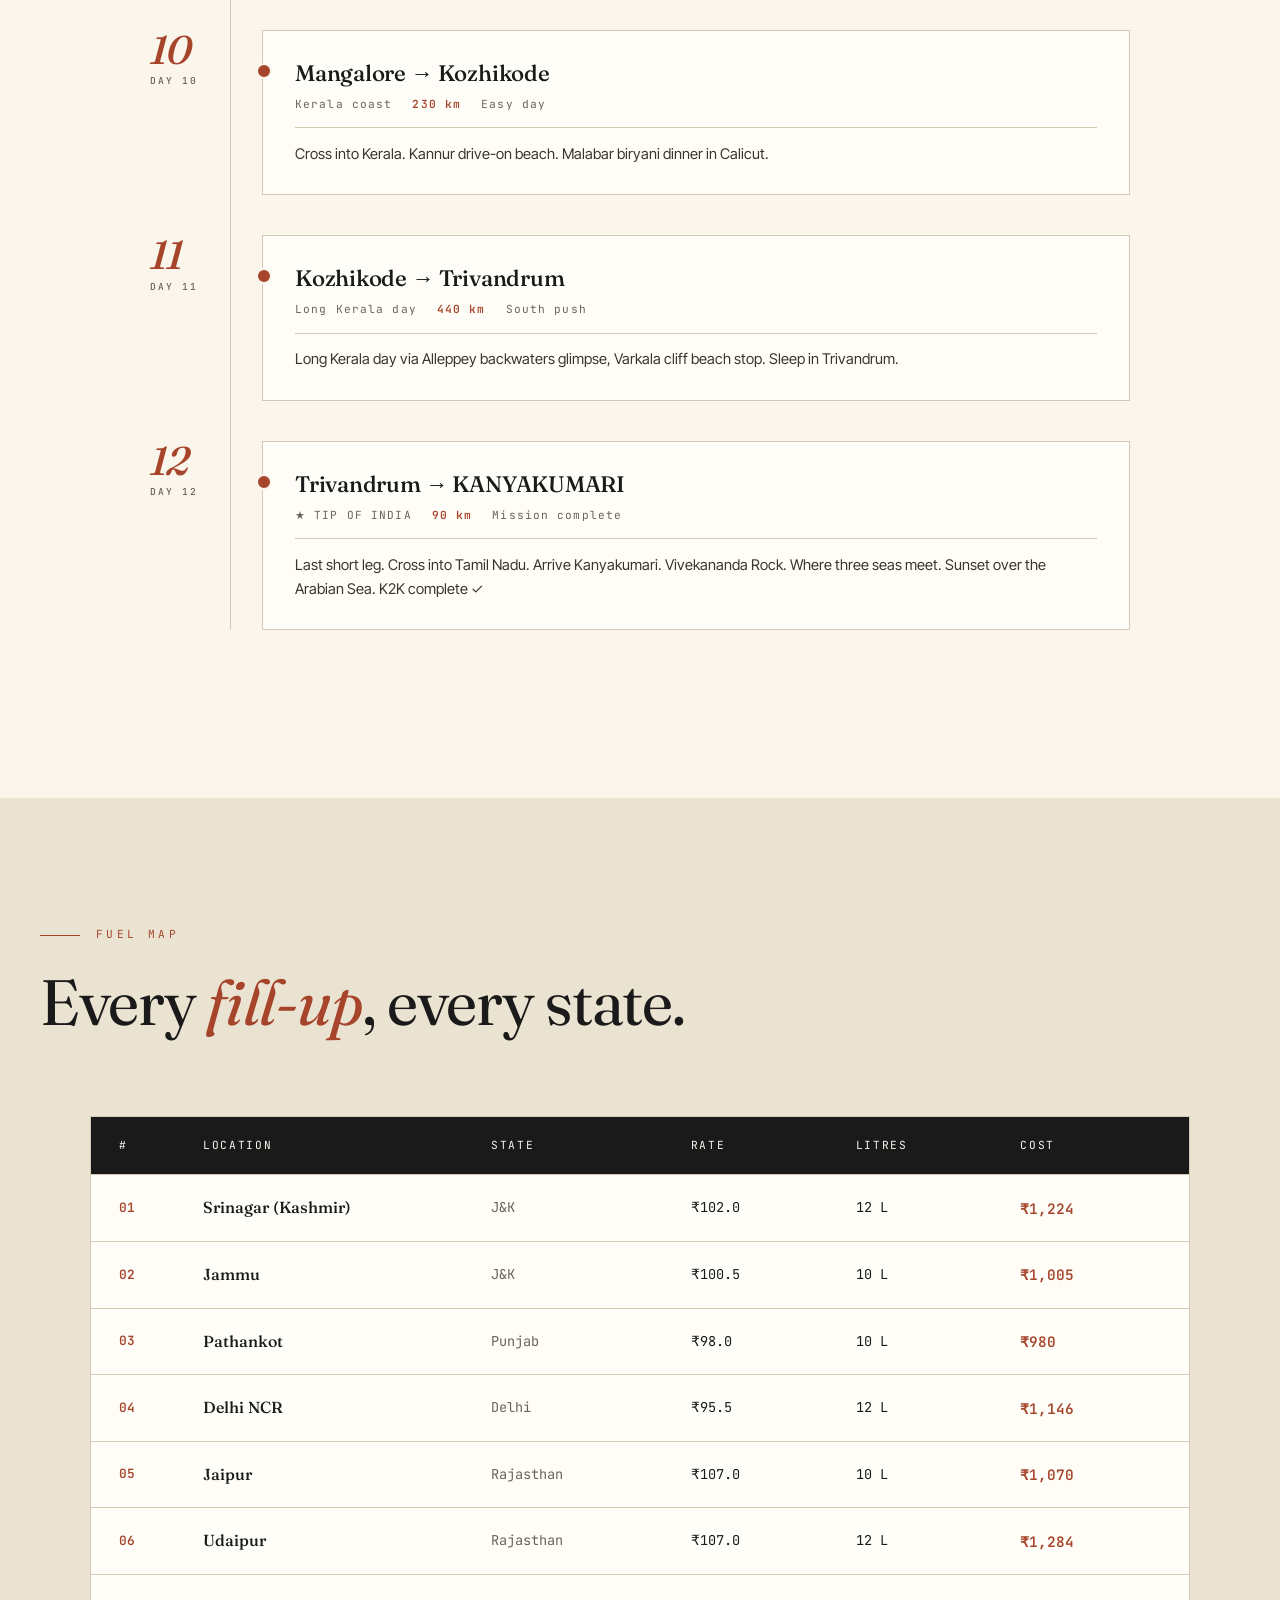
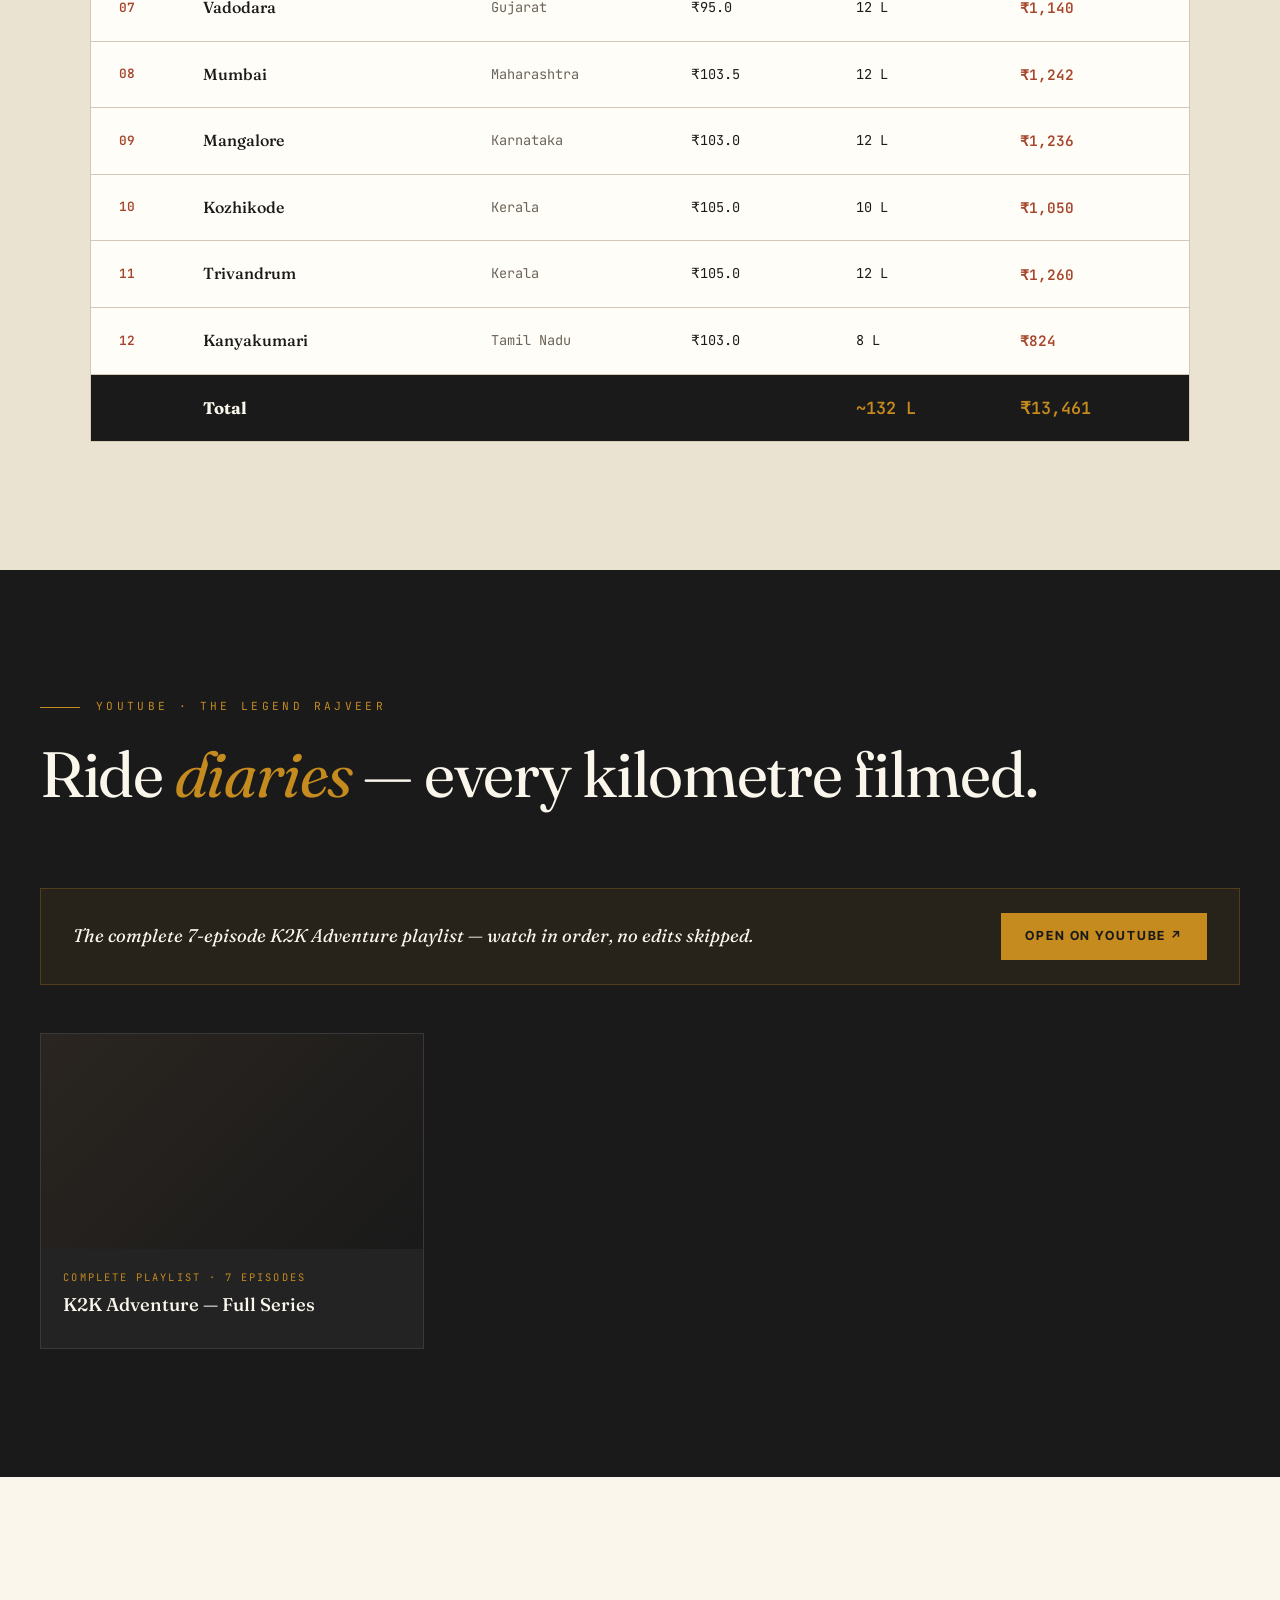
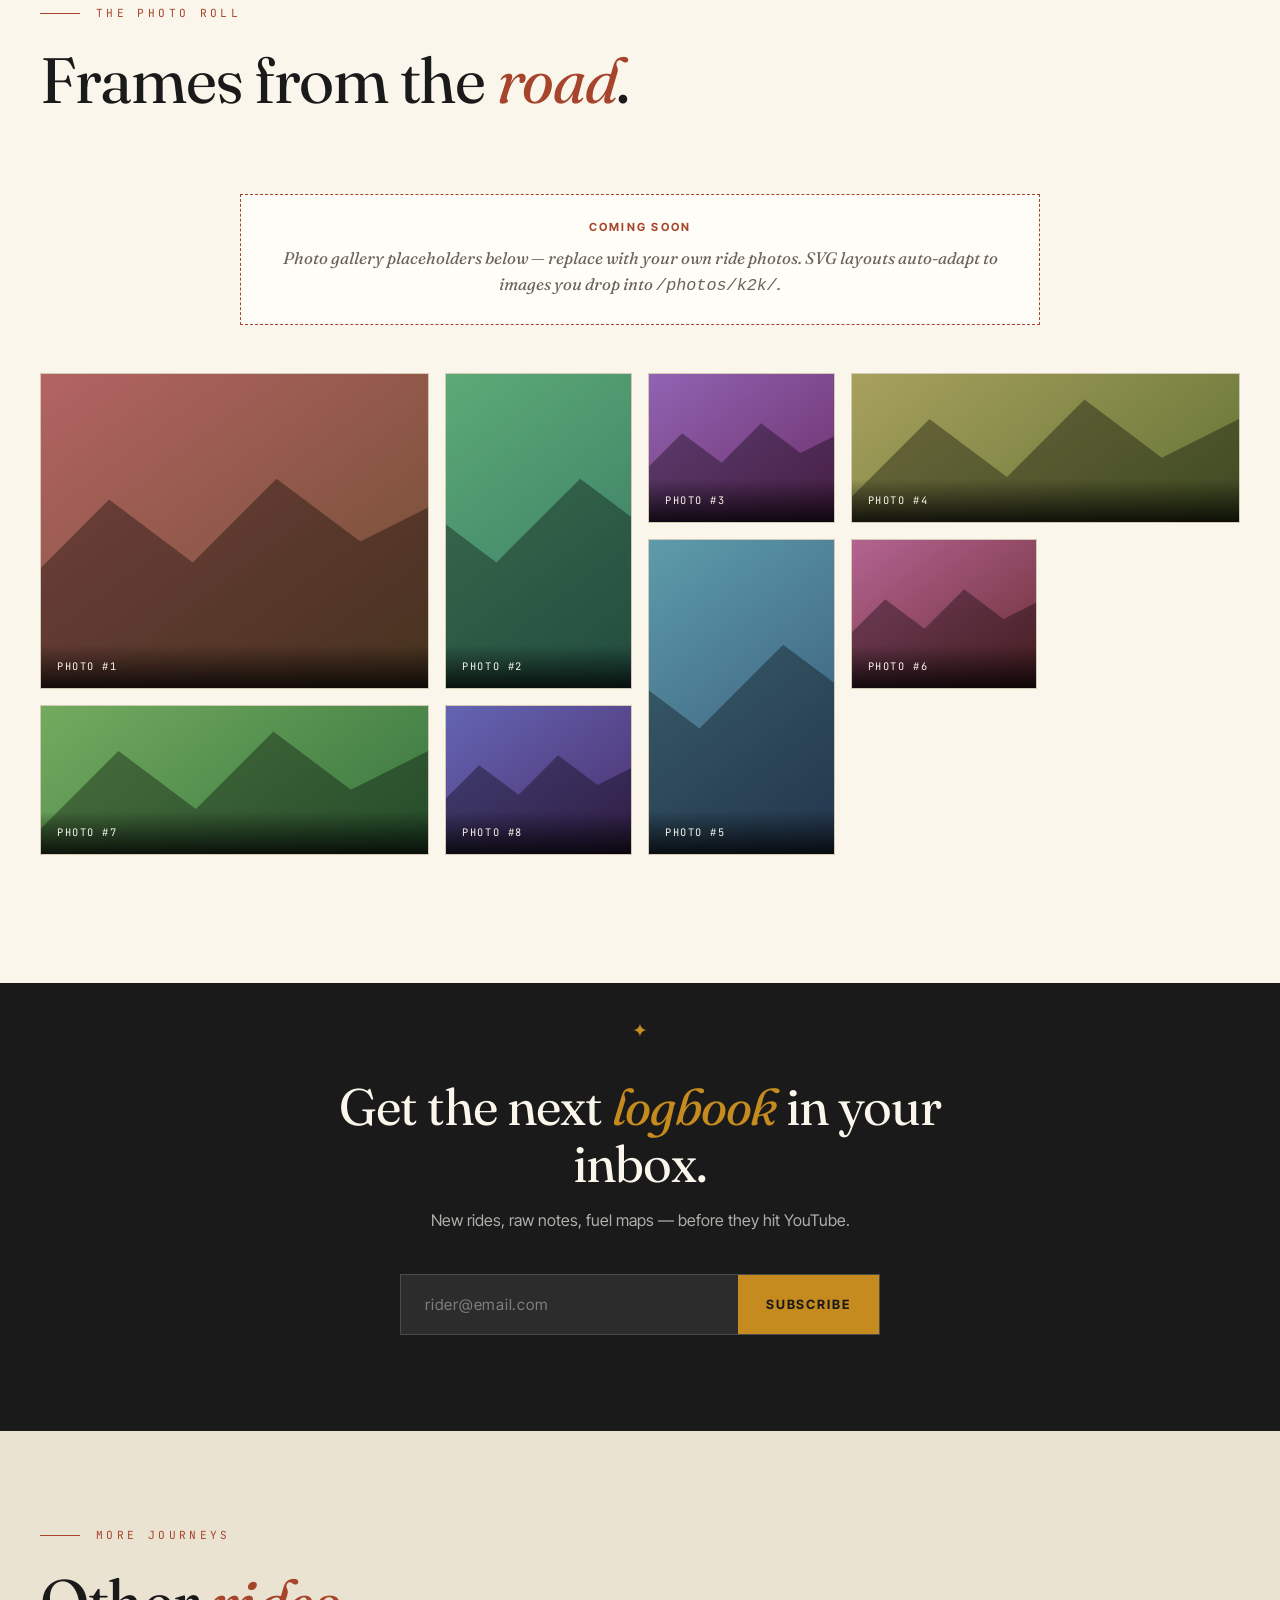
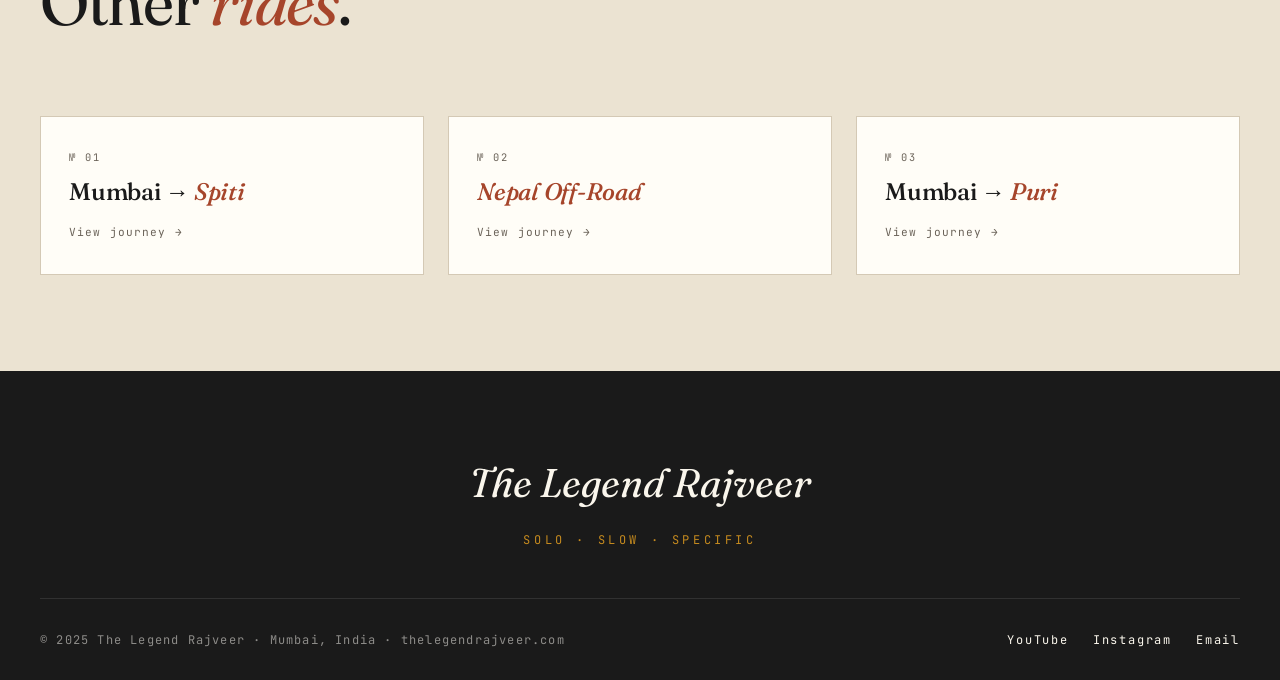
<file: trips/k2k.html>
<!DOCTYPE html>
<html lang="en">
<head>
<meta charset="UTF-8" />
<meta name="viewport" content="width=device-width, initial-scale=1.0" />
<title>Kashmir to Kanyakumari · The Legend Rajveer</title>
<meta name="description" content="The Indian motorcyclist's ultimate pilgrimage. From the cool deodar forests of Kashmir, down the spine of the country, through Punjab plains, the Deccan plateau">
<link rel="canonical" href="https://thelegendrajveer.com/trips/k2k.html">

<link rel="preconnect" href="https://fonts.googleapis.com">
<link rel="preconnect" href="https://fonts.gstatic.com" crossorigin>
<link href="https://fonts.googleapis.com/css2?family=Fraunces:ital,opsz,wght@0,9..144,300;0,9..144,400;0,9..144,500;0,9..144,600;0,9..144,700;1,9..144,400;1,9..144,500&family=Inter+Tight:wght@400;500;600;700&family=JetBrains+Mono:wght@400;500&display=swap" rel="stylesheet">
<link rel="stylesheet" href="../css/main.css">
<link rel="stylesheet" href="../css/trip.css">
</head>
<body>

<nav class="nav">
  <a href="../index.html" class="logo">The Legend Rajveer</a>
  <ul class="nav-links">
    <li><a href="../index.html#journeys">Journeys</a></li>
    <li><a href="../index.html#map">Map</a></li>
    <li><a href="../index.html#about">About</a></li>
    <li><a href="../index.html#contact">Contact</a></li>
  </ul>
</nav>

<div class="breadcrumb">
  <a href="../index.html">Home</a><span>/</span><a href="../index.html#journeys">Journeys</a><span>/</span><span>Kashmir to Kanyakumari</span>
</div>

<section class="trip-hero">
  <div>
    <div class="trip-hero-meta">
      <span>№ 01</span><span>·</span><span>K2K Adventure · Tip to Tip</span>
    </div>
    <h1>Kashmir to <em>Kanyakumari</em></h1>
    <p class="trip-hero-sub">The Indian motorcyclist's ultimate pilgrimage. From the cool deodar forests of Kashmir, down the spine of the country, through Punjab plains, the Deccan plateau, the lush Western Ghats, and finally to the rock where three seas meet. ~3,800 km of country crossed in 12 days.</p>
    <div class="trip-stats">
      <div class="trip-stat"><div class="num">~3,800</div><div class="lbl">Kilometres</div></div>
<div class="trip-stat"><div class="num">12</div><div class="lbl">Days</div></div>
<div class="trip-stat"><div class="num">7</div><div class="lbl">Episodes</div></div>
    </div>
  </div>
  <div class="trip-hero-visual">
    <div class="trip-stamp">
      <div class="trip-stamp-text">
        Solo<br><strong>3800</strong>km<br>· verified ·
      </div>
    </div>
    
<svg viewBox="0 0 600 700" preserveAspectRatio="xMidYMid meet">
  <defs>
    <linearGradient id="k2k-sky-h" x1="0" x2="0" y1="0" y2="1">
      <stop offset="0%" stop-color="#1F3A5F" />
      <stop offset="50%" stop-color="#A6452B" />
      <stop offset="100%" stop-color="#E89B5C" />
    </linearGradient>
  </defs>
  <rect width="600" height="700" fill="url(#k2k-sky-h)" />
  <!-- North: snow peaks -->
  <path d="M 0 200 L 40 120 L 90 170 L 140 80 L 200 160 L 260 110 L 310 180 L 350 130 L 400 200 L 400 700 L 0 700 Z" fill="#3D3025" opacity="0.8" />
  <path d="M 140 80 L 165 120 L 145 125 L 130 110 Z" fill="#FAF6EC" />
  <path d="M 260 110 L 285 150 L 260 155 L 245 140 Z" fill="#FAF6EC" />
  <path d="M 350 130 L 375 175 L 350 180 L 335 165 Z" fill="#FAF6EC" />
  <!-- South: sea -->
  <rect x="400" y="280" width="200" height="420" fill="#1F3A5F" />
  <ellipse cx="500" cy="280" rx="60" ry="58" fill="#F5D080" />
  <ellipse cx="500" cy="340" rx="70" ry="3" fill="#F5D080" opacity="0.55" />
  <ellipse cx="500" cy="360" rx="55" ry="2.5" fill="#F5D080" opacity="0.4" />
  <ellipse cx="500" cy="380" rx="40" ry="2" fill="#F5D080" opacity="0.3" />
  <!-- Vivekananda rock -->
  <path d="M 460 470 L 470 440 L 500 430 L 530 440 L 540 470 Z" fill="#1A1810" />
  <!-- Road from N to S -->
  <path d="M 200 280 Q 250 350 280 430 Q 300 520 320 600" stroke="#FAF6EC" stroke-width="2" stroke-dasharray="6 4" opacity="0.7" fill="none" />
  <!-- Bike at midpoint -->
  <g transform="translate(255, 450)">
    <ellipse cx="0" cy="18" rx="20" ry="2.5" fill="#000" opacity="0.3" />
    <line x1="-13" y1="10" x2="13" y2="10" stroke="#1F1810" stroke-width="3" />
    <circle cx="-10" cy="14" r="5.5" fill="#1F1810" stroke="#A6452B" stroke-width="1.5" />
    <circle cx="10" cy="14" r="5.5" fill="#1F1810" stroke="#A6452B" stroke-width="1.5" />
    <circle cx="0" cy="-3" r="3.5" fill="#1F1810" />
    <path d="M -3 0 L 0 -9 L 3 0 L 2 5 L -2 5 Z" fill="#A6452B" />
  </g>
</svg>

  </div>
</section>

<!-- DOWNLOADS BAR -->
<div class="downloads">
  <div class="downloads-label">Downloads:</div>
  <a href="https://www.youtube.com/playlist?list=PLEqvpqwlrSHKWjIGfCJ8vvlnuL25x-ibe" target="_blank" class="download-btn" style="text-decoration:none;">YouTube Playlist</a>
  <a href="#" class="download-btn" onclick="alert('Itinerary PDF will be added soon.'); return false;">Itinerary (PDF)</a>
  <a href="#" class="download-btn" onclick="alert('Fuel + Expense Excel will be added soon.'); return false;">Fuel Sheet (XLSX)</a>
  <a href="https://www.google.com/maps" target="_blank" class="download-btn">View Map (Google)</a>
</div>

<!-- TIMELINE -->
<section class="timeline-section">
  <div class="section-head scroll-reveal">
    <div class="eyebrow">The Logbook · Day-by-Day</div>
    <h2 class="section-title">The <em>route</em>, written.</h2>
  </div>
  <div class="timeline">
    
      <div class="tl-day scroll-reveal">
        <div class="tl-day-num">01<small>Day 01</small></div>
        <div class="tl-card">
          <h3 class="tl-route">Srinagar arrival + bike pickup</h3>
          <div class="tl-meta">
            <span>Dal Lake · Srinagar</span>
            <span><strong>0 km</strong></span>
            <span>Recovery</span>
          </div>
          <p class="tl-note">Land in Srinagar. Pick up bike. Float on Dal Lake shikara. Acclimatise — first night in the Himalayas before the long descent south.</p>
        </div>
      </div>

      <div class="tl-day scroll-reveal">
        <div class="tl-day-num">02<small>Day 02</small></div>
        <div class="tl-card">
          <h3 class="tl-route">Srinagar → Jammu</h3>
          <div class="tl-meta">
            <span>via Banihal · NH44</span>
            <span><strong>270 km</strong></span>
            <span>Mountain descent</span>
          </div>
          <p class="tl-note">First ride of the trip. Jawahar Tunnel descent through Banihal. Cool mountains to plains. Big elevation drop. Camp at Jammu.</p>
        </div>
      </div>

      <div class="tl-day scroll-reveal">
        <div class="tl-day-num">03<small>Day 03</small></div>
        <div class="tl-card">
          <h3 class="tl-route">Jammu → Amritsar</h3>
          <div class="tl-meta">
            <span>Wagah Border evening</span>
            <span><strong>220 km</strong></span>
            <span>Punjab plains</span>
          </div>
          <p class="tl-note">NH44 through Punjab. Evening at Wagah Border for the flag ceremony. Sleep in Amritsar, dinner from Golden Temple langar.</p>
        </div>
      </div>

      <div class="tl-day scroll-reveal">
        <div class="tl-day-num">04<small>Day 04</small></div>
        <div class="tl-card">
          <h3 class="tl-route">Amritsar → Delhi</h3>
          <div class="tl-meta">
            <span>Golden Quadrilateral</span>
            <span><strong>450 km</strong></span>
            <span>Highway day</span>
          </div>
          <p class="tl-note">Long expressway day. Punjab → Haryana → Delhi NCR. Stay near outskirts, avoid Delhi city traffic.</p>
        </div>
      </div>

      <div class="tl-day scroll-reveal">
        <div class="tl-day-num">05<small>Day 05</small></div>
        <div class="tl-card">
          <h3 class="tl-route">Delhi → Jaipur</h3>
          <div class="tl-meta">
            <span>Pink City stop</span>
            <span><strong>280 km</strong></span>
            <span>Rajasthan begins</span>
          </div>
          <p class="tl-note">NH48. Enter Rajasthan. Evening at Hawa Mahal, Jaipur old city. Sleep near City Palace.</p>
        </div>
      </div>

      <div class="tl-day scroll-reveal">
        <div class="tl-day-num">06<small>Day 06</small></div>
        <div class="tl-card">
          <h3 class="tl-route">Jaipur → Udaipur</h3>
          <div class="tl-meta">
            <span>Aravalli range</span>
            <span><strong>390 km</strong></span>
            <span>Lakes & forts</span>
          </div>
          <p class="tl-note">Through the Aravalli range. Arrive Udaipur — the City of Lakes. Sunset at Lake Pichola.</p>
        </div>
      </div>

      <div class="tl-day scroll-reveal">
        <div class="tl-day-num">07<small>Day 07</small></div>
        <div class="tl-card">
          <h3 class="tl-route">Udaipur → Mumbai</h3>
          <div class="tl-meta">
            <span>Coastal approach</span>
            <span><strong>750 km</strong></span>
            <span>Long highway</span>
          </div>
          <p class="tl-note">Long descent into Maharashtra. NH48 expressway. Cross Vapi → Surat. Crash in Mumbai. Quick service stop.</p>
        </div>
      </div>

      <div class="tl-day scroll-reveal">
        <div class="tl-day-num">08<small>Day 08</small></div>
        <div class="tl-card">
          <h3 class="tl-route">Mumbai → Goa</h3>
          <div class="tl-meta">
            <span>Konkan coast NH66</span>
            <span><strong>590 km</strong></span>
            <span>Coastal cruise</span>
          </div>
          <p class="tl-note">Down the Konkan coast on NH66. Mahad → Ratnagiri → Sawantwadi → Goa border. Sleep in North Goa.</p>
        </div>
      </div>

      <div class="tl-day scroll-reveal">
        <div class="tl-day-num">09<small>Day 09</small></div>
        <div class="tl-card">
          <h3 class="tl-route">Goa → Mangalore</h3>
          <div class="tl-meta">
            <span>Karnataka coast</span>
            <span><strong>370 km</strong></span>
            <span>Karnataka begins</span>
          </div>
          <p class="tl-note">Continue NH66. Murudeshwar Shiva statue stop. Udupi dosa lunch. Sleep Mangalore.</p>
        </div>
      </div>

      <div class="tl-day scroll-reveal">
        <div class="tl-day-num">10<small>Day 10</small></div>
        <div class="tl-card">
          <h3 class="tl-route">Mangalore → Kozhikode</h3>
          <div class="tl-meta">
            <span>Kerala coast</span>
            <span><strong>230 km</strong></span>
            <span>Easy day</span>
          </div>
          <p class="tl-note">Cross into Kerala. Kannur drive-on beach. Malabar biryani dinner in Calicut.</p>
        </div>
      </div>

      <div class="tl-day scroll-reveal">
        <div class="tl-day-num">11<small>Day 11</small></div>
        <div class="tl-card">
          <h3 class="tl-route">Kozhikode → Trivandrum</h3>
          <div class="tl-meta">
            <span>Long Kerala day</span>
            <span><strong>440 km</strong></span>
            <span>South push</span>
          </div>
          <p class="tl-note">Long Kerala day via Alleppey backwaters glimpse, Varkala cliff beach stop. Sleep in Trivandrum.</p>
        </div>
      </div>

      <div class="tl-day scroll-reveal">
        <div class="tl-day-num">12<small>Day 12</small></div>
        <div class="tl-card">
          <h3 class="tl-route">Trivandrum → KANYAKUMARI</h3>
          <div class="tl-meta">
            <span>★ TIP OF INDIA</span>
            <span><strong>90 km</strong></span>
            <span>Mission complete</span>
          </div>
          <p class="tl-note">Last short leg. Cross into Tamil Nadu. Arrive Kanyakumari. Vivekananda Rock. Where three seas meet. Sunset over the Arabian Sea. K2K complete ✓</p>
        </div>
      </div>
  </div>
</section>

<!-- FUEL MAP -->
<section class="fuel-section">
  <div class="section-head scroll-reveal">
    <div class="eyebrow">Fuel Map</div>
    <h2 class="section-title">Every <em>fill-up</em>, every state.</h2>
  </div>
  <div class="fuel-table scroll-reveal">
    <div class="fuel-row header">
      <div>#</div>
      <div>Location</div>
      <div>State</div>
      <div>Rate</div>
      <div>Litres</div>
      <div>Cost</div>
    </div>
    
      <div class="fuel-row">
        <div class="fuel-num">01</div>
        <div class="fuel-loc">Srinagar (Kashmir)</div>
        <div class="fuel-state">J&K</div>
        <div class="fuel-value">₹102.0</div>
        <div class="fuel-value">12 L</div>
        <div class="fuel-cost">₹1,224</div>
      </div>

      <div class="fuel-row">
        <div class="fuel-num">02</div>
        <div class="fuel-loc">Jammu</div>
        <div class="fuel-state">J&K</div>
        <div class="fuel-value">₹100.5</div>
        <div class="fuel-value">10 L</div>
        <div class="fuel-cost">₹1,005</div>
      </div>

      <div class="fuel-row">
        <div class="fuel-num">03</div>
        <div class="fuel-loc">Pathankot</div>
        <div class="fuel-state">Punjab</div>
        <div class="fuel-value">₹98.0</div>
        <div class="fuel-value">10 L</div>
        <div class="fuel-cost">₹980</div>
      </div>

      <div class="fuel-row">
        <div class="fuel-num">04</div>
        <div class="fuel-loc">Delhi NCR</div>
        <div class="fuel-state">Delhi</div>
        <div class="fuel-value">₹95.5</div>
        <div class="fuel-value">12 L</div>
        <div class="fuel-cost">₹1,146</div>
      </div>

      <div class="fuel-row">
        <div class="fuel-num">05</div>
        <div class="fuel-loc">Jaipur</div>
        <div class="fuel-state">Rajasthan</div>
        <div class="fuel-value">₹107.0</div>
        <div class="fuel-value">10 L</div>
        <div class="fuel-cost">₹1,070</div>
      </div>

      <div class="fuel-row">
        <div class="fuel-num">06</div>
        <div class="fuel-loc">Udaipur</div>
        <div class="fuel-state">Rajasthan</div>
        <div class="fuel-value">₹107.0</div>
        <div class="fuel-value">12 L</div>
        <div class="fuel-cost">₹1,284</div>
      </div>

      <div class="fuel-row">
        <div class="fuel-num">07</div>
        <div class="fuel-loc">Vadodara</div>
        <div class="fuel-state">Gujarat</div>
        <div class="fuel-value">₹95.0</div>
        <div class="fuel-value">12 L</div>
        <div class="fuel-cost">₹1,140</div>
      </div>

      <div class="fuel-row">
        <div class="fuel-num">08</div>
        <div class="fuel-loc">Mumbai</div>
        <div class="fuel-state">Maharashtra</div>
        <div class="fuel-value">₹103.5</div>
        <div class="fuel-value">12 L</div>
        <div class="fuel-cost">₹1,242</div>
      </div>

      <div class="fuel-row">
        <div class="fuel-num">09</div>
        <div class="fuel-loc">Mangalore</div>
        <div class="fuel-state">Karnataka</div>
        <div class="fuel-value">₹103.0</div>
        <div class="fuel-value">12 L</div>
        <div class="fuel-cost">₹1,236</div>
      </div>

      <div class="fuel-row">
        <div class="fuel-num">10</div>
        <div class="fuel-loc">Kozhikode</div>
        <div class="fuel-state">Kerala</div>
        <div class="fuel-value">₹105.0</div>
        <div class="fuel-value">10 L</div>
        <div class="fuel-cost">₹1,050</div>
      </div>

      <div class="fuel-row">
        <div class="fuel-num">11</div>
        <div class="fuel-loc">Trivandrum</div>
        <div class="fuel-state">Kerala</div>
        <div class="fuel-value">₹105.0</div>
        <div class="fuel-value">12 L</div>
        <div class="fuel-cost">₹1,260</div>
      </div>

      <div class="fuel-row">
        <div class="fuel-num">12</div>
        <div class="fuel-loc">Kanyakumari</div>
        <div class="fuel-state">Tamil Nadu</div>
        <div class="fuel-value">₹103.0</div>
        <div class="fuel-value">8 L</div>
        <div class="fuel-cost">₹824</div>
      </div>
    <div class="fuel-row total">
      <div></div>
      <div>Total</div>
      <div></div>
      <div></div>
      <div class="fuel-cost">~132 L</div>
      <div class="fuel-cost">₹13,461</div>
    </div>
  </div>
</section>

<!-- VIDEO GALLERY -->
<section class="videos-section">
  <div class="section-head scroll-reveal">
    <div class="eyebrow">YouTube · The Legend Rajveer</div>
    <h2 class="section-title">Ride <em>diaries</em> — every kilometre filmed.</h2>
  </div>
  <div class="playlist-cta scroll-reveal">
    <div class="playlist-cta-text">The complete 7-episode K2K Adventure playlist — watch in order, no edits skipped.</div>
    <a href="https://www.youtube.com/playlist?list=PLEqvpqwlrSHKWjIGfCJ8vvlnuL25x-ibe" target="_blank" rel="noopener">Open on YouTube ↗</a>
  </div>
  <div class="video-grid scroll-reveal">
    
    <div class="video-card">
      <div class="video-thumb">
        <iframe src="https://www.youtube.com/embed/videoseries?list=PLEqvpqwlrSHKWjIGfCJ8vvlnuL25x-ibe" allow="accelerometer; autoplay; clipboard-write; encrypted-media; gyroscope; picture-in-picture" allowfullscreen></iframe>
      </div>
      <div class="video-info">
        <div class="video-eps">Complete Playlist · 7 Episodes</div>
        <div class="video-title">K2K Adventure — Full Series</div>
      </div>
    </div>
    
  </div>
</section>

<!-- PHOTO GALLERY -->
<section class="gallery-section">
  <div class="section-head scroll-reveal">
    <div class="eyebrow">The Photo Roll</div>
    <h2 class="section-title">Frames from the <em>road</em>.</h2>
  </div>
  <div class="gallery-notice scroll-reveal">
    <strong>Coming Soon</strong>
    Photo gallery placeholders below — replace with your own ride photos. SVG layouts auto-adapt to images you drop into <code>/photos/k2k/</code>.
  </div>
  <div class="gallery-grid">
    
      <div class="gallery-item large">
        <svg viewBox="0 0 200 150" preserveAspectRatio="xMidYMid slice">
          <defs>
            <linearGradient id="gpk2k0" x1="0" x2="1" y1="0" y2="1">
              <stop offset="0%" stop-color="hsl(0, 35%, 55%)" />
              <stop offset="100%" stop-color="hsl(30, 40%, 30%)" />
            </linearGradient>
          </defs>
          <rect width="200" height="150" fill="url(#gpk2k0)" />
          <path d="M 0 100 L 40 60 L 80 90 L 120 50 L 160 80 L 200 60 L 200 150 L 0 150 Z" fill="rgba(0,0,0,0.35)" />
        </svg>
        <div class="gallery-placeholder">Photo #1</div>
      </div>

      <div class="gallery-item tall">
        <svg viewBox="0 0 200 150" preserveAspectRatio="xMidYMid slice">
          <defs>
            <linearGradient id="gpk2k1" x1="0" x2="1" y1="0" y2="1">
              <stop offset="0%" stop-color="hsl(137, 35%, 55%)" />
              <stop offset="100%" stop-color="hsl(167, 40%, 30%)" />
            </linearGradient>
          </defs>
          <rect width="200" height="150" fill="url(#gpk2k1)" />
          <path d="M 0 100 L 40 60 L 80 90 L 120 50 L 160 80 L 200 60 L 200 150 L 0 150 Z" fill="rgba(0,0,0,0.35)" />
        </svg>
        <div class="gallery-placeholder">Photo #2</div>
      </div>

      <div class="gallery-item ">
        <svg viewBox="0 0 200 150" preserveAspectRatio="xMidYMid slice">
          <defs>
            <linearGradient id="gpk2k2" x1="0" x2="1" y1="0" y2="1">
              <stop offset="0%" stop-color="hsl(274, 35%, 55%)" />
              <stop offset="100%" stop-color="hsl(304, 40%, 30%)" />
            </linearGradient>
          </defs>
          <rect width="200" height="150" fill="url(#gpk2k2)" />
          <path d="M 0 100 L 40 60 L 80 90 L 120 50 L 160 80 L 200 60 L 200 150 L 0 150 Z" fill="rgba(0,0,0,0.35)" />
        </svg>
        <div class="gallery-placeholder">Photo #3</div>
      </div>

      <div class="gallery-item wide">
        <svg viewBox="0 0 200 150" preserveAspectRatio="xMidYMid slice">
          <defs>
            <linearGradient id="gpk2k3" x1="0" x2="1" y1="0" y2="1">
              <stop offset="0%" stop-color="hsl(51, 35%, 55%)" />
              <stop offset="100%" stop-color="hsl(81, 40%, 30%)" />
            </linearGradient>
          </defs>
          <rect width="200" height="150" fill="url(#gpk2k3)" />
          <path d="M 0 100 L 40 60 L 80 90 L 120 50 L 160 80 L 200 60 L 200 150 L 0 150 Z" fill="rgba(0,0,0,0.35)" />
        </svg>
        <div class="gallery-placeholder">Photo #4</div>
      </div>

      <div class="gallery-item tall">
        <svg viewBox="0 0 200 150" preserveAspectRatio="xMidYMid slice">
          <defs>
            <linearGradient id="gpk2k4" x1="0" x2="1" y1="0" y2="1">
              <stop offset="0%" stop-color="hsl(188, 35%, 55%)" />
              <stop offset="100%" stop-color="hsl(218, 40%, 30%)" />
            </linearGradient>
          </defs>
          <rect width="200" height="150" fill="url(#gpk2k4)" />
          <path d="M 0 100 L 40 60 L 80 90 L 120 50 L 160 80 L 200 60 L 200 150 L 0 150 Z" fill="rgba(0,0,0,0.35)" />
        </svg>
        <div class="gallery-placeholder">Photo #5</div>
      </div>

      <div class="gallery-item ">
        <svg viewBox="0 0 200 150" preserveAspectRatio="xMidYMid slice">
          <defs>
            <linearGradient id="gpk2k5" x1="0" x2="1" y1="0" y2="1">
              <stop offset="0%" stop-color="hsl(325, 35%, 55%)" />
              <stop offset="100%" stop-color="hsl(355, 40%, 30%)" />
            </linearGradient>
          </defs>
          <rect width="200" height="150" fill="url(#gpk2k5)" />
          <path d="M 0 100 L 40 60 L 80 90 L 120 50 L 160 80 L 200 60 L 200 150 L 0 150 Z" fill="rgba(0,0,0,0.35)" />
        </svg>
        <div class="gallery-placeholder">Photo #6</div>
      </div>

      <div class="gallery-item wide">
        <svg viewBox="0 0 200 150" preserveAspectRatio="xMidYMid slice">
          <defs>
            <linearGradient id="gpk2k6" x1="0" x2="1" y1="0" y2="1">
              <stop offset="0%" stop-color="hsl(102, 35%, 55%)" />
              <stop offset="100%" stop-color="hsl(132, 40%, 30%)" />
            </linearGradient>
          </defs>
          <rect width="200" height="150" fill="url(#gpk2k6)" />
          <path d="M 0 100 L 40 60 L 80 90 L 120 50 L 160 80 L 200 60 L 200 150 L 0 150 Z" fill="rgba(0,0,0,0.35)" />
        </svg>
        <div class="gallery-placeholder">Photo #7</div>
      </div>

      <div class="gallery-item ">
        <svg viewBox="0 0 200 150" preserveAspectRatio="xMidYMid slice">
          <defs>
            <linearGradient id="gpk2k7" x1="0" x2="1" y1="0" y2="1">
              <stop offset="0%" stop-color="hsl(239, 35%, 55%)" />
              <stop offset="100%" stop-color="hsl(269, 40%, 30%)" />
            </linearGradient>
          </defs>
          <rect width="200" height="150" fill="url(#gpk2k7)" />
          <path d="M 0 100 L 40 60 L 80 90 L 120 50 L 160 80 L 200 60 L 200 150 L 0 150 Z" fill="rgba(0,0,0,0.35)" />
        </svg>
        <div class="gallery-placeholder">Photo #8</div>
      </div>
  </div>
</section>

<!-- NEWSLETTER -->
<section class="newsletter">
  <h3>Get the next <em>logbook</em> in your inbox.</h3>
  <p>New rides, raw notes, fuel maps — before they hit YouTube.</p>
  <form class="newsletter-form">
    <input type="email" placeholder="rider@email.com" required />
    <button type="submit">Subscribe</button>
  </form>
  <div class="newsletter-success">✓ Welcome to the journey. Ride safe.</div>
</section>

<!-- RELATED -->
<section class="related-section">
  <div class="section-head scroll-reveal">
    <div class="eyebrow">More Journeys</div>
    <h2 class="section-title">Other <em>rides</em>.</h2>
  </div>
  <div class="related-grid">
    
      <a href="spiti.html" class="related-card scroll-reveal">
        <div class="related-num">№ 01</div>
        <div class="related-title">Mumbai → <em> Spiti</em></div>
        <div class="related-meta">View journey →</div>
      </a>

      <a href="nepal.html" class="related-card scroll-reveal">
        <div class="related-num">№ 02</div>
        <div class="related-title"><em>Nepal Off-Road</em></div>
        <div class="related-meta">View journey →</div>
      </a>

      <a href="puri.html" class="related-card scroll-reveal">
        <div class="related-num">№ 03</div>
        <div class="related-title">Mumbai → <em> Puri</em></div>
        <div class="related-meta">View journey →</div>
      </a>
  </div>
</section>

<footer>
  <div class="footer-logo">The Legend Rajveer</div>
  <div class="footer-tagline">Solo · Slow · Specific</div>
  <div class="footer-bottom">
    <div>© 2025 The Legend Rajveer · Mumbai, India · thelegendrajveer.com</div>
    <div class="footer-socials">
      <a href="https://www.youtube.com/@TheLegendRajveer" target="_blank" rel="noopener">YouTube</a>
      <a href="#" target="_blank">Instagram</a>
      <a href="../index.html#contact">Email</a>
    </div>
  </div>
</footer>

<script src="../js/main.js"></script>
</body>
</html>
</file>
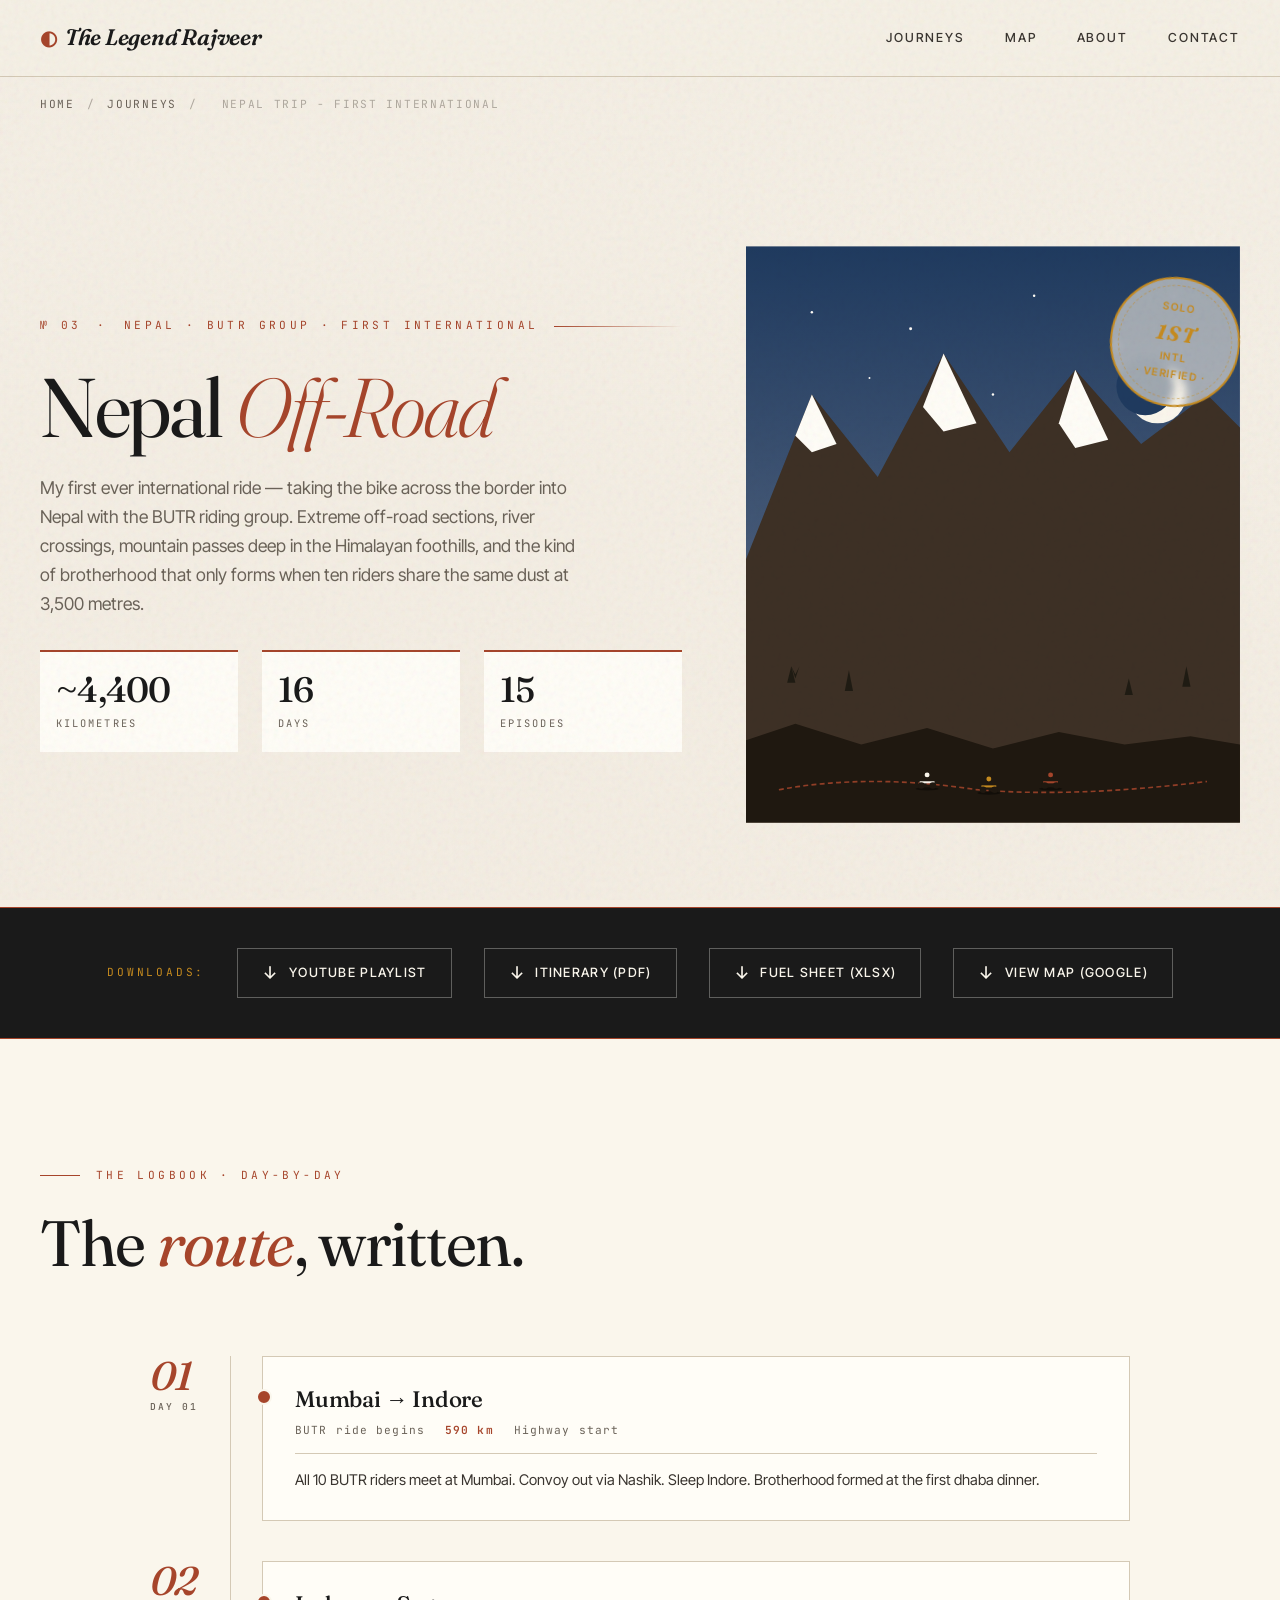
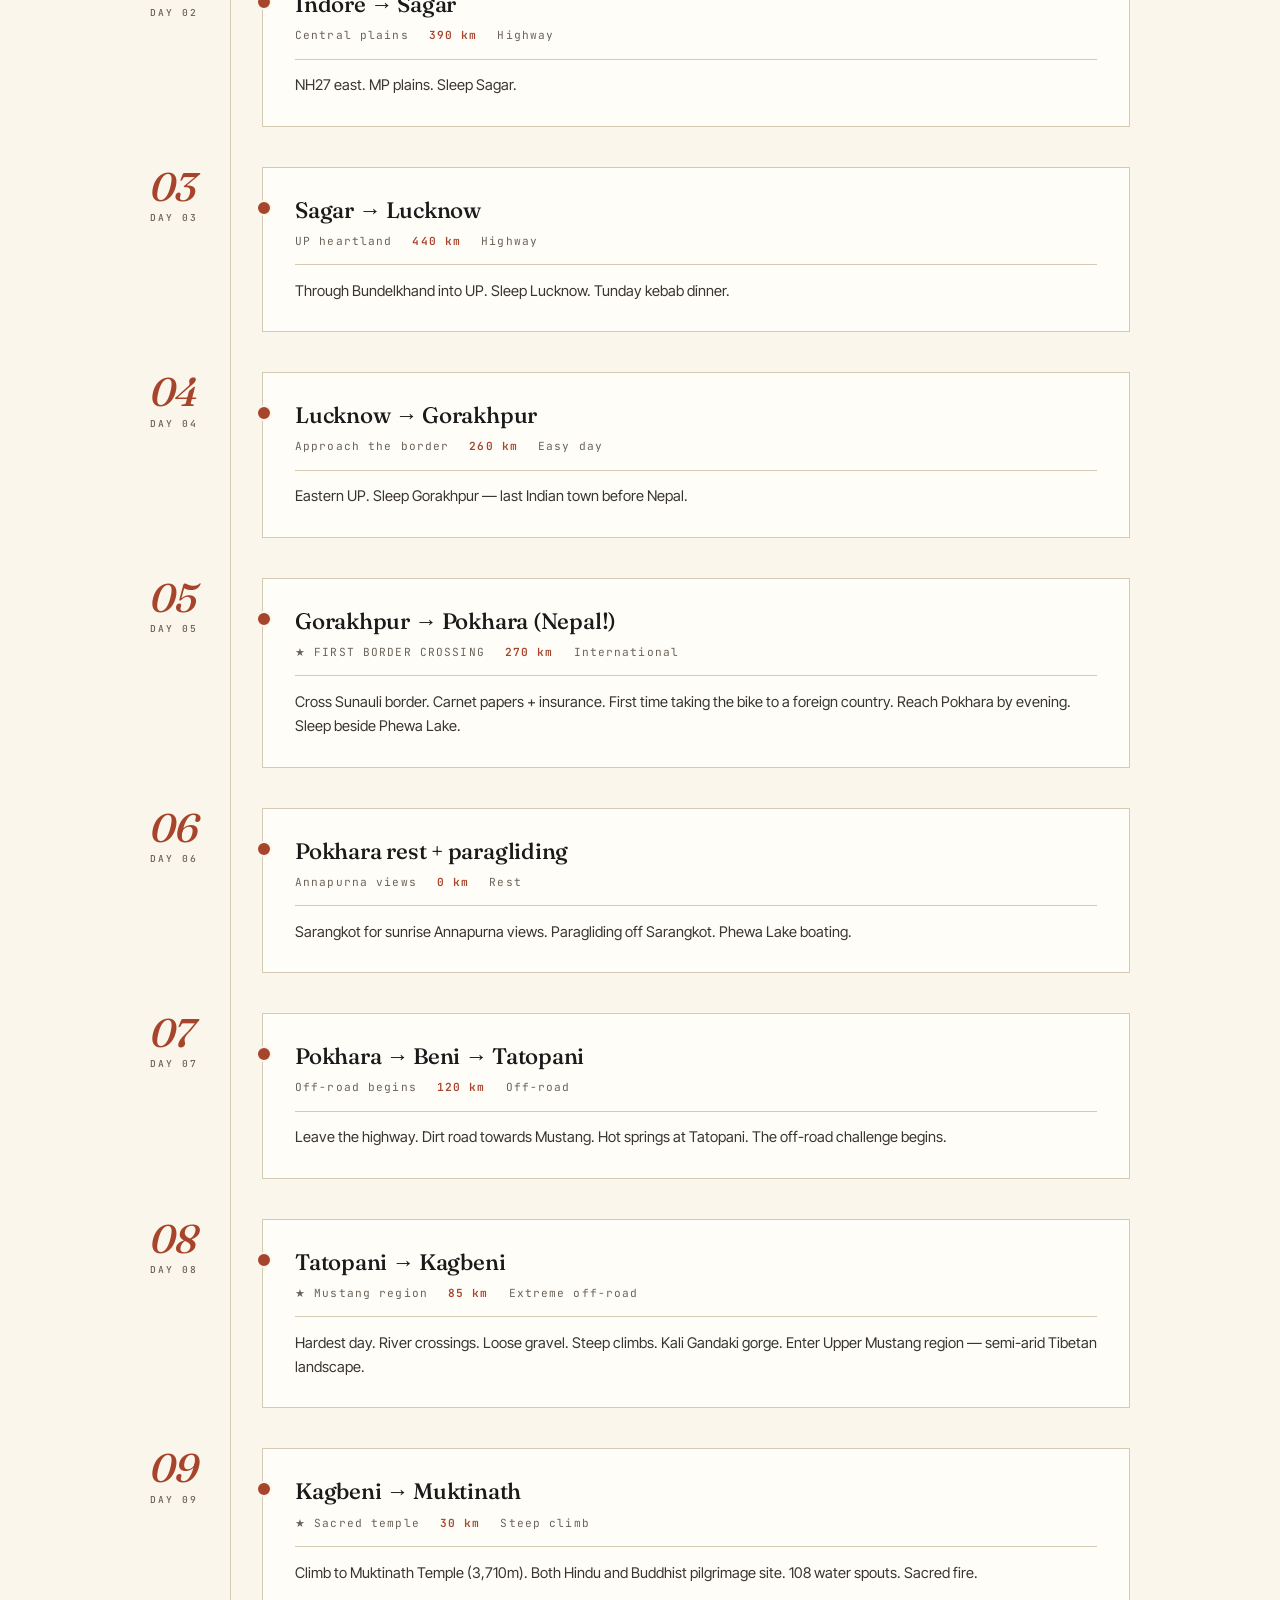
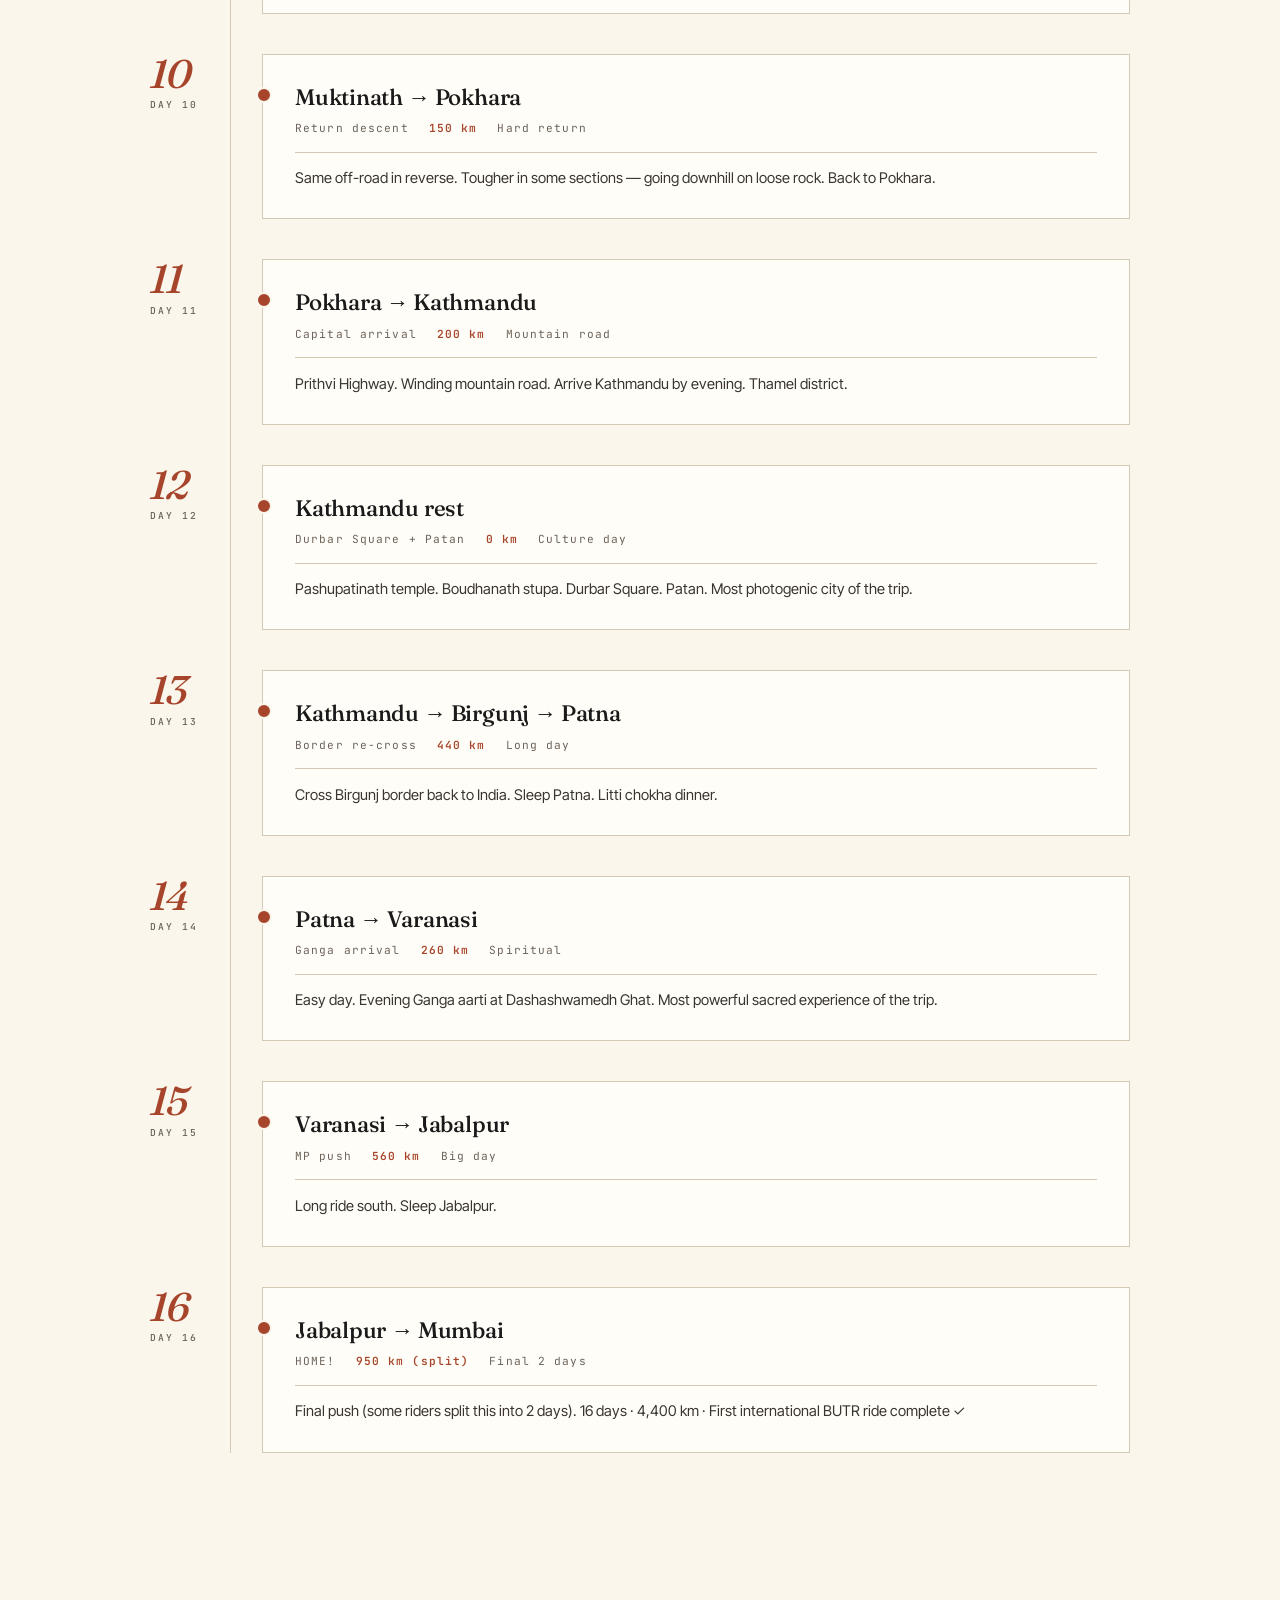
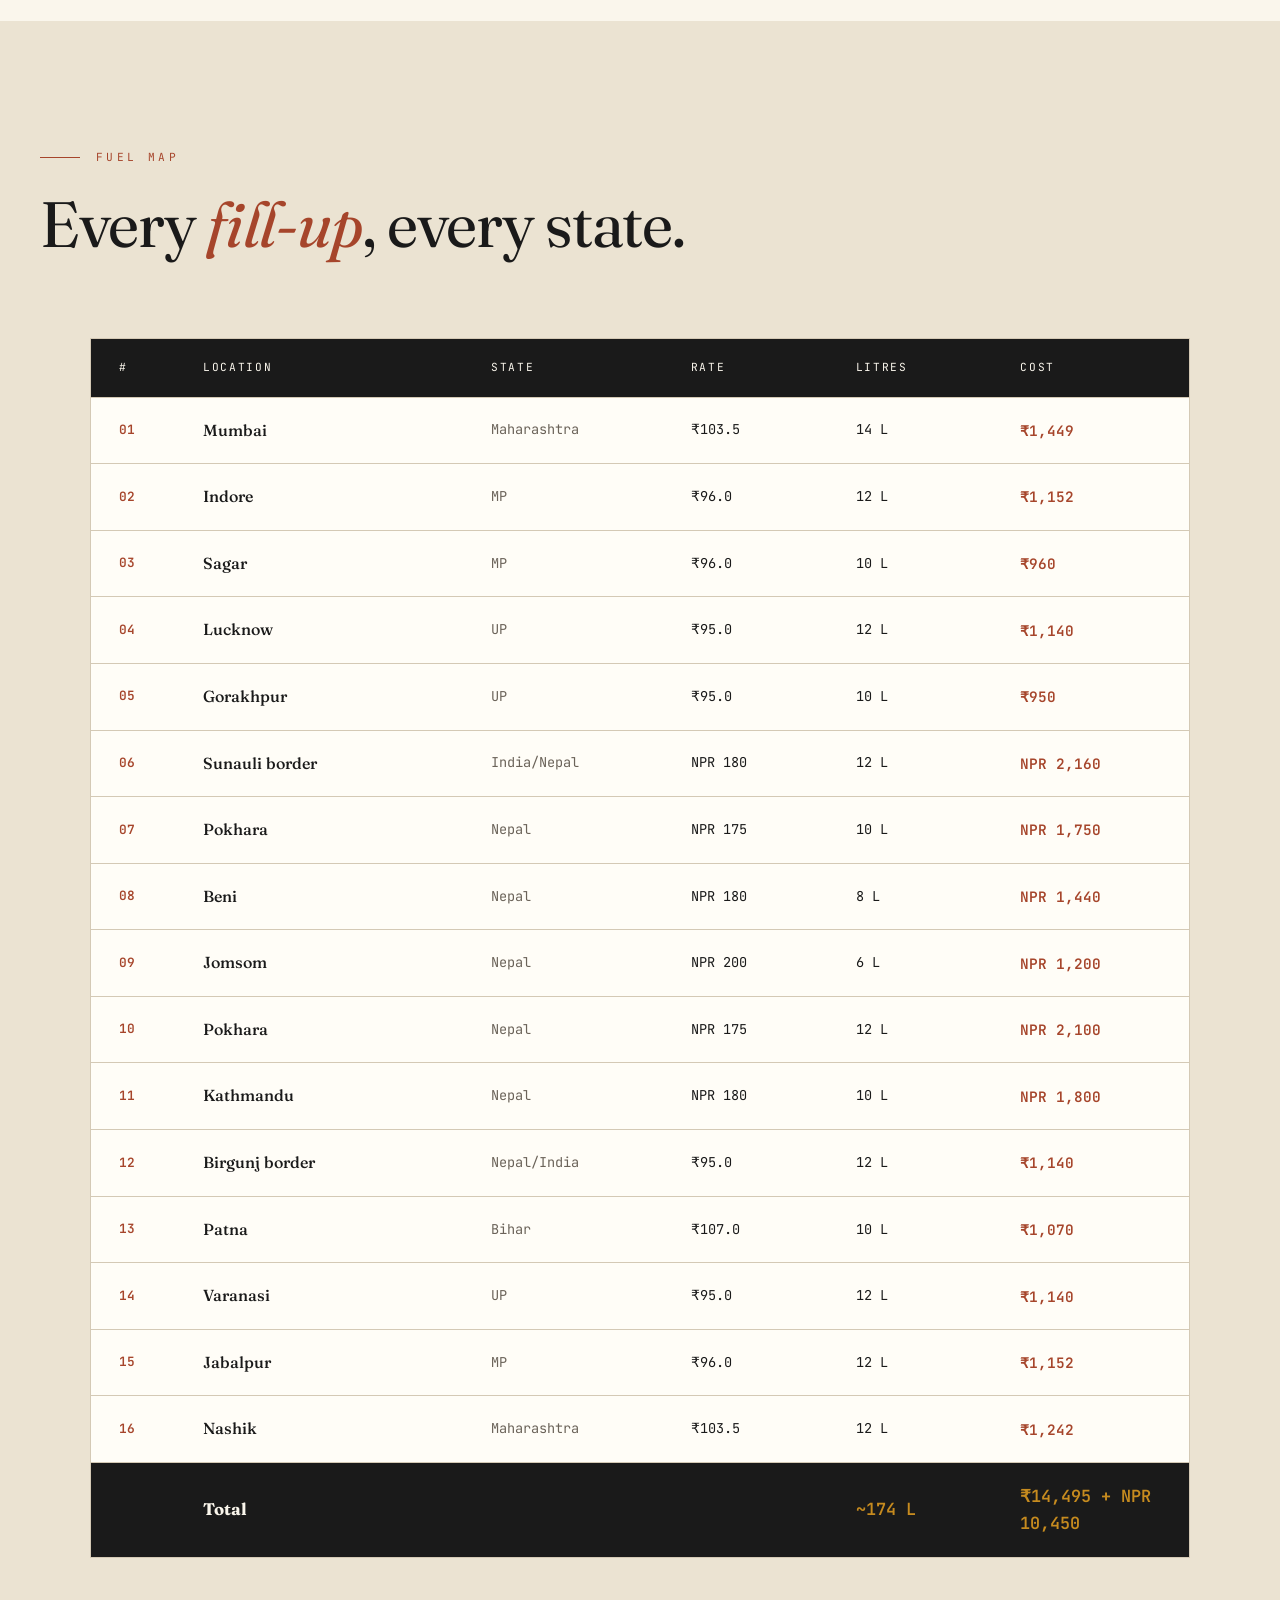
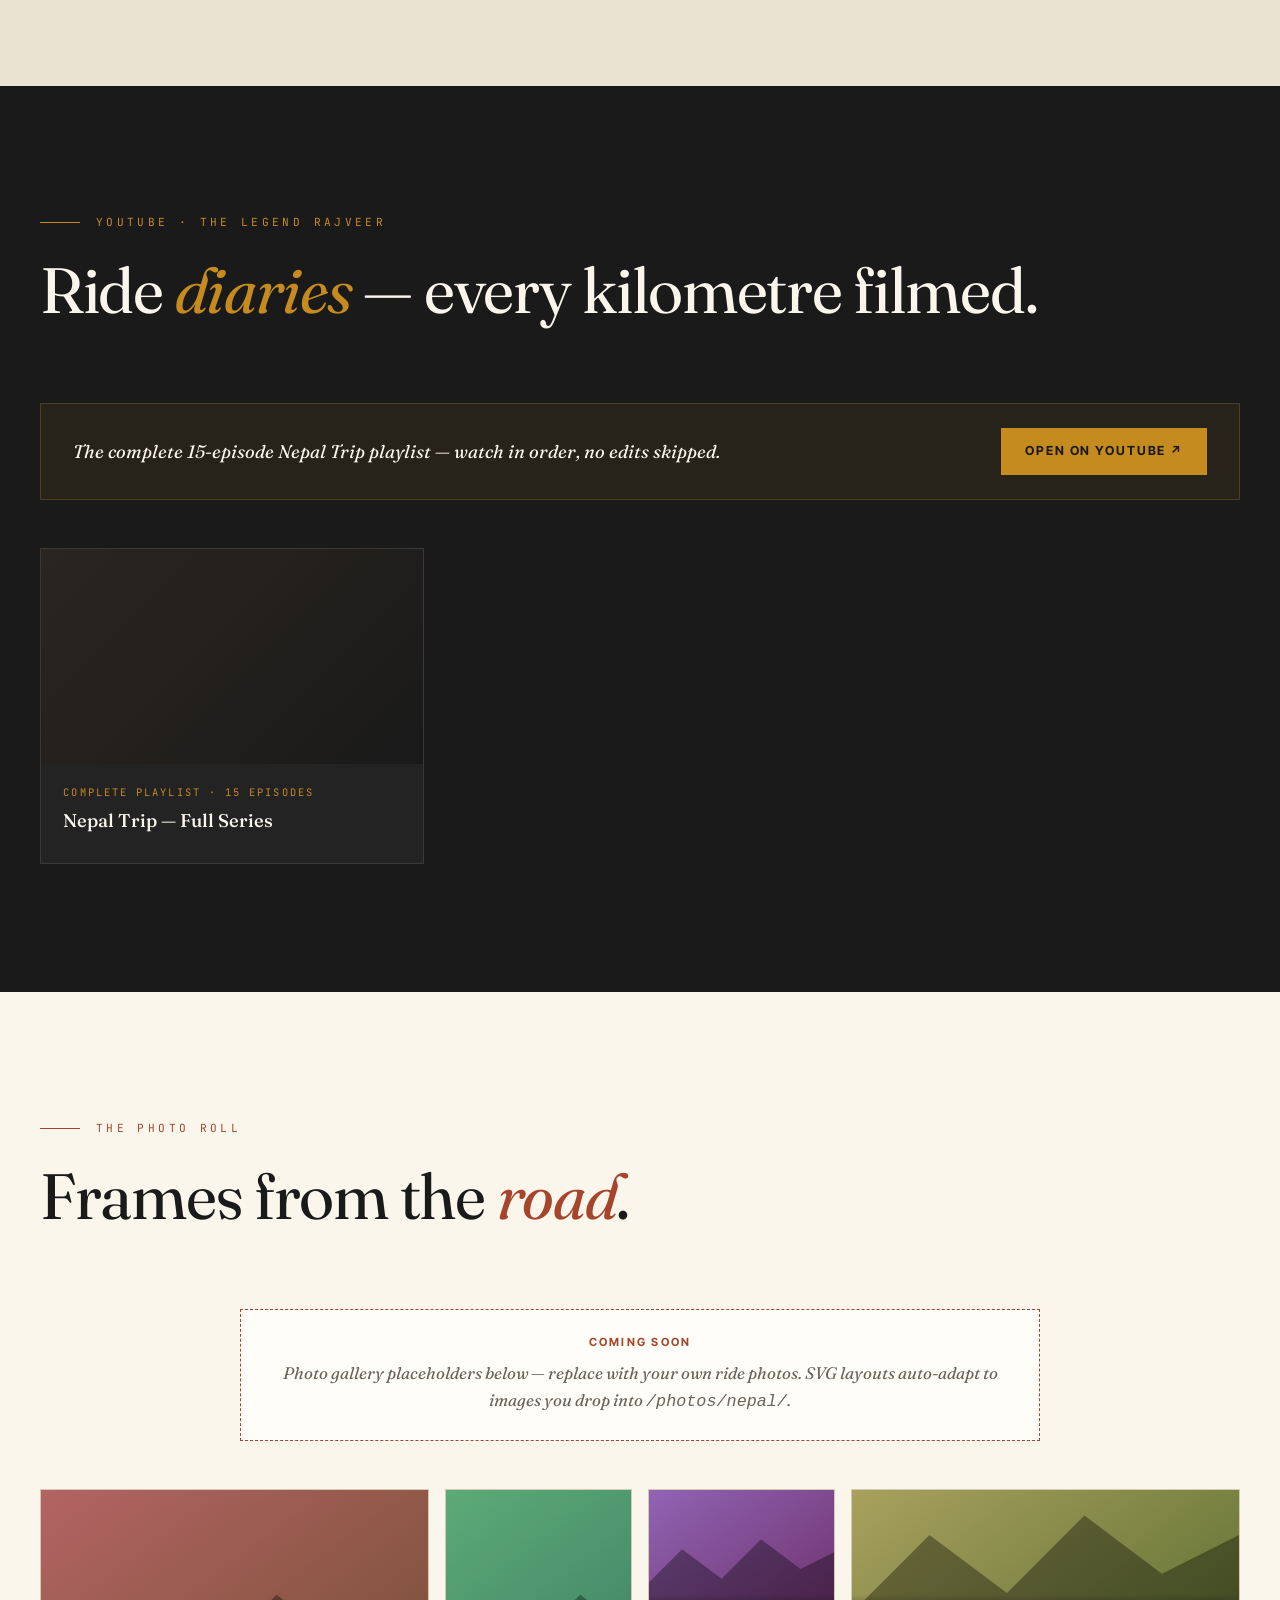
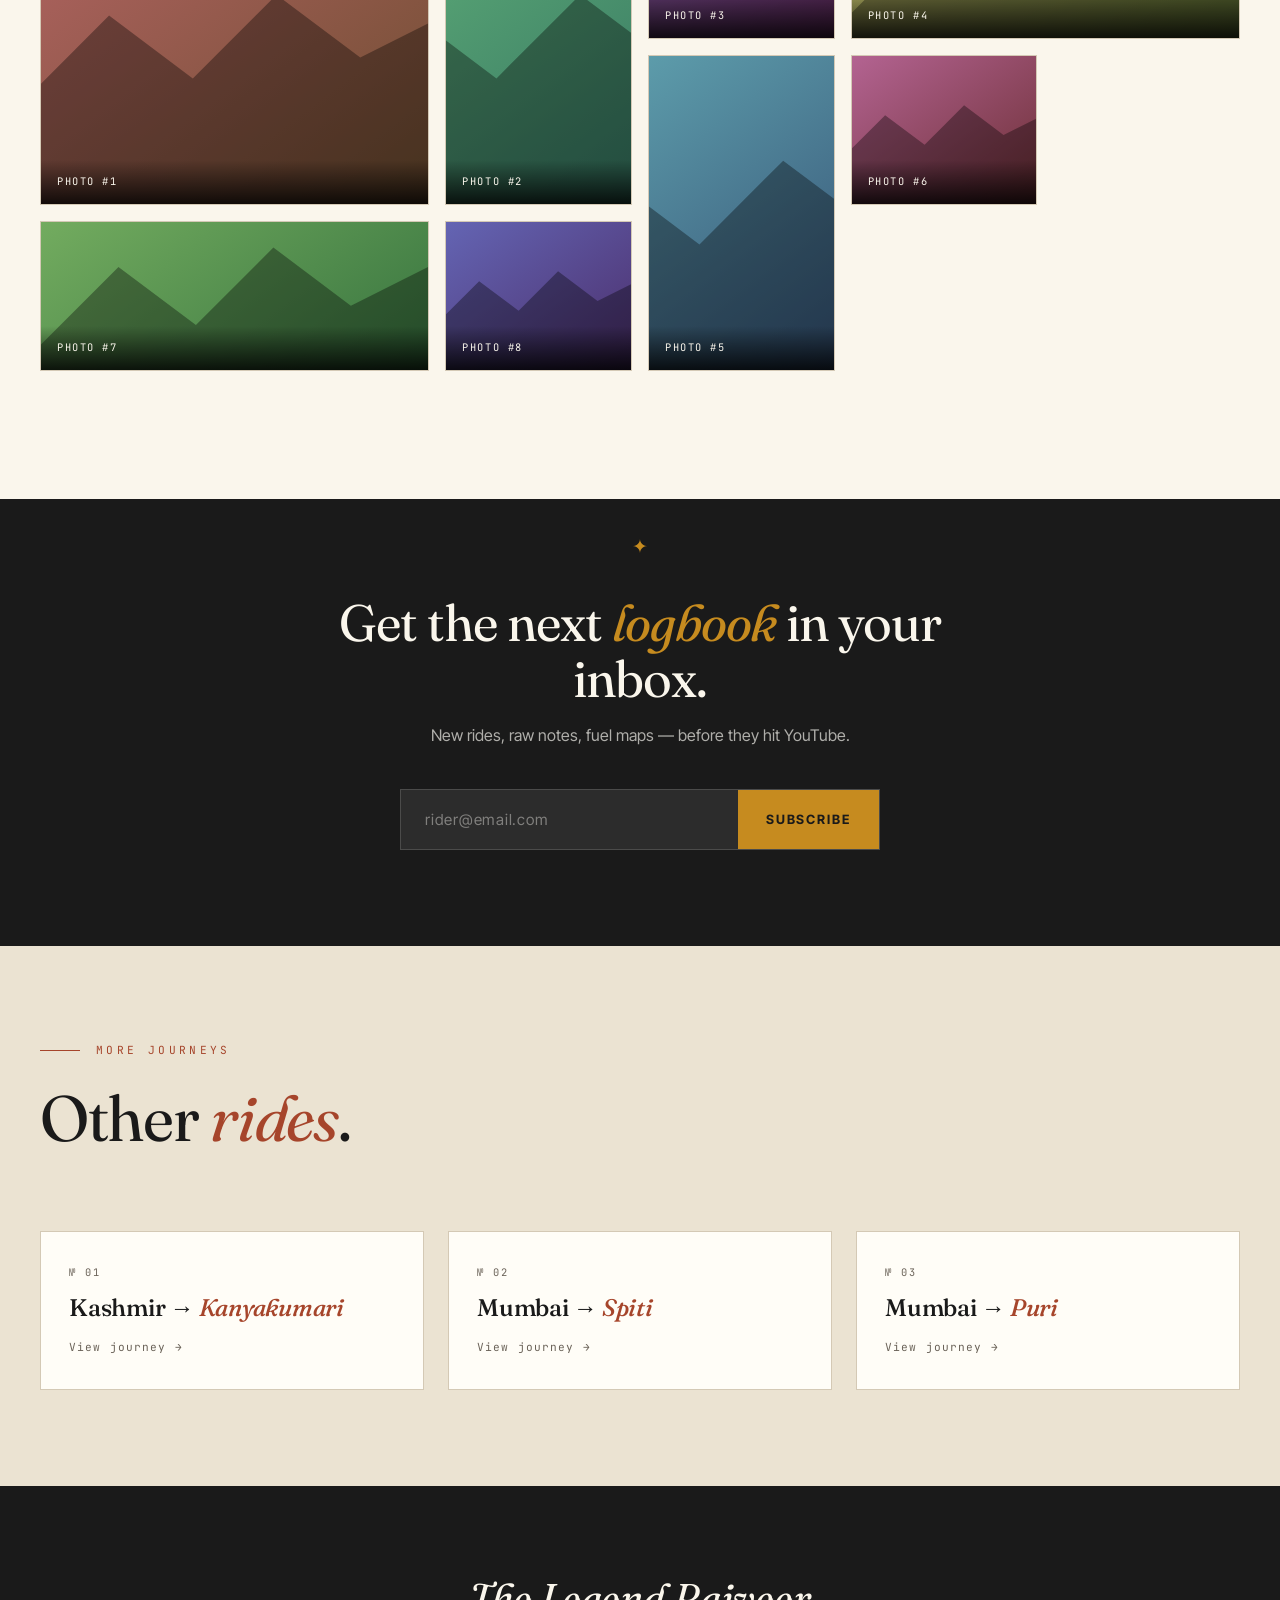
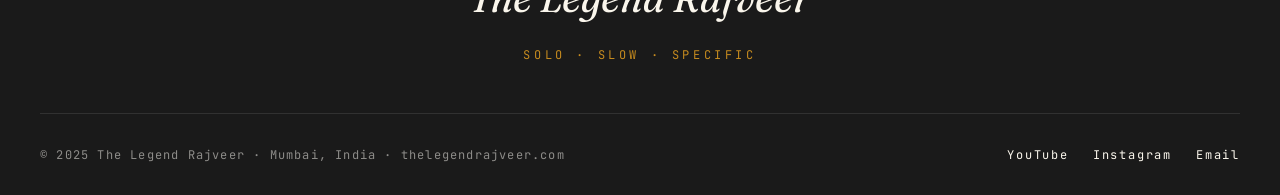
<file: trips/nepal.html>
<!DOCTYPE html>
<html lang="en">
<head>
<meta charset="UTF-8" />
<meta name="viewport" content="width=device-width, initial-scale=1.0" />
<title>Nepal Trip - First International · The Legend Rajveer</title>
<meta name="description" content="My first ever international ride — taking the bike across the border into Nepal with the BUTR riding group. Extreme off-road sections, river crossings, mountain">
<link rel="canonical" href="https://thelegendrajveer.com/trips/nepal.html">

<link rel="preconnect" href="https://fonts.googleapis.com">
<link rel="preconnect" href="https://fonts.gstatic.com" crossorigin>
<link href="https://fonts.googleapis.com/css2?family=Fraunces:ital,opsz,wght@0,9..144,300;0,9..144,400;0,9..144,500;0,9..144,600;0,9..144,700;1,9..144,400;1,9..144,500&family=Inter+Tight:wght@400;500;600;700&family=JetBrains+Mono:wght@400;500&display=swap" rel="stylesheet">
<link rel="stylesheet" href="../css/main.css">
<link rel="stylesheet" href="../css/trip.css">
</head>
<body>

<nav class="nav">
  <a href="../index.html" class="logo">The Legend Rajveer</a>
  <ul class="nav-links">
    <li><a href="../index.html#journeys">Journeys</a></li>
    <li><a href="../index.html#map">Map</a></li>
    <li><a href="../index.html#about">About</a></li>
    <li><a href="../index.html#contact">Contact</a></li>
  </ul>
</nav>

<div class="breadcrumb">
  <a href="../index.html">Home</a><span>/</span><a href="../index.html#journeys">Journeys</a><span>/</span><span>Nepal Trip - First International</span>
</div>

<section class="trip-hero">
  <div>
    <div class="trip-hero-meta">
      <span>№ 03</span><span>·</span><span>Nepal · BUTR Group · First International</span>
    </div>
    <h1>Nepal <em>Off-Road</em></h1>
    <p class="trip-hero-sub">My first ever international ride — taking the bike across the border into Nepal with the BUTR riding group. Extreme off-road sections, river crossings, mountain passes deep in the Himalayan foothills, and the kind of brotherhood that only forms when ten riders share the same dust at 3,500 metres.</p>
    <div class="trip-stats">
      <div class="trip-stat"><div class="num">~4,400</div><div class="lbl">Kilometres</div></div>
<div class="trip-stat"><div class="num">16</div><div class="lbl">Days</div></div>
<div class="trip-stat"><div class="num">15</div><div class="lbl">Episodes</div></div>
    </div>
  </div>
  <div class="trip-hero-visual">
    <div class="trip-stamp">
      <div class="trip-stamp-text">
        Solo<br><strong>1st</strong>intl<br>· verified ·
      </div>
    </div>
    
<svg viewBox="0 0 600 700" preserveAspectRatio="xMidYMid meet">
  <defs>
    <linearGradient id="np-sky" x1="0" x2="0" y1="0" y2="1">
      <stop offset="0%" stop-color="#1F3A5F" />
      <stop offset="60%" stop-color="#4A5D7A" />
      <stop offset="100%" stop-color="#A6907A" />
    </linearGradient>
  </defs>
  <rect width="600" height="700" fill="url(#np-sky)" />
  <!-- Stars -->
  <g fill="#FFFDF7">
    <circle cx="80" cy="80" r="1.5" />
    <circle cx="200" cy="100" r="1.8" />
    <circle cx="350" cy="60" r="1.5" />
    <circle cx="450" cy="120" r="2" />
    <circle cx="520" cy="60" r="1.3" />
    <circle cx="150" cy="160" r="1.2" />
    <circle cx="300" cy="180" r="1.5" />
  </g>
  <!-- Moon -->
  <circle cx="500" cy="180" r="35" fill="#FAF6EC" />
  <circle cx="485" cy="170" r="35" fill="#1F3A5F" />
  <!-- Big Himalaya wall -->
  <path d="M 0 380 L 80 180 L 160 280 L 240 130 L 320 250 L 400 150 L 480 240 L 560 180 L 600 220 L 600 700 L 0 700 Z" fill="#3D3025" />
  <path d="M 80 180 L 110 240 L 80 250 L 60 230 Z" fill="#FFFDF7" />
  <path d="M 240 130 L 280 215 L 240 225 L 215 195 Z" fill="#FFFDF7" />
  <path d="M 400 150 L 440 235 L 400 245 L 380 215 Z" fill="#FFFDF7" />
  <!-- Forest -->
  <g fill="#1A1810" opacity="0.85">
    <path d="M 50 530 L 55 510 L 60 530 Z M 55 510 L 60 520 L 65 510 L 60 525 Z" />
    <path d="M 120 540 L 125 515 L 130 540 Z" />
    <path d="M 460 545 L 465 525 L 470 545 Z" />
    <path d="M 530 535 L 535 510 L 540 535 Z" />
  </g>
  <!-- Off-road dirt track -->
  <path d="M 0 600 L 60 580 L 140 605 L 220 585 L 300 610 L 380 590 L 460 605 L 540 595 L 600 605 L 600 700 L 0 700 Z" fill="#1F1810" />
  <!-- Dirt road -->
  <path d="M 40 660 Q 150 640 280 660 Q 400 670 560 650" stroke="#A6452B" stroke-width="2" stroke-dasharray="6 4" opacity="0.85" fill="none" />
  <!-- 3 BUTR riders -->
  <g transform="translate(220, 645)">
    <ellipse cx="0" cy="14" rx="14" ry="2" fill="#000" opacity="0.4" />
    <line x1="-9" y1="6" x2="9" y2="6" stroke="#FAF6EC" stroke-width="2.5" />
    <circle cx="-7" cy="10" r="4" fill="#1F1810" />
    <circle cx="7" cy="10" r="4" fill="#1F1810" />
    <circle cx="0" cy="-3" r="3" fill="#FAF6EC" />
  </g>
  <g transform="translate(295, 650)">
    <ellipse cx="0" cy="14" rx="14" ry="2" fill="#000" opacity="0.4" />
    <line x1="-9" y1="6" x2="9" y2="6" stroke="#C68B1F" stroke-width="2.5" />
    <circle cx="-7" cy="10" r="4" fill="#1F1810" />
    <circle cx="7" cy="10" r="4" fill="#1F1810" />
    <circle cx="0" cy="-3" r="3" fill="#C68B1F" />
  </g>
  <g transform="translate(370, 645)">
    <ellipse cx="0" cy="14" rx="14" ry="2" fill="#000" opacity="0.4" />
    <line x1="-9" y1="6" x2="9" y2="6" stroke="#A6452B" stroke-width="2.5" />
    <circle cx="-7" cy="10" r="4" fill="#1F1810" />
    <circle cx="7" cy="10" r="4" fill="#1F1810" />
    <circle cx="0" cy="-3" r="3" fill="#A6452B" />
  </g>
</svg>

  </div>
</section>

<!-- DOWNLOADS BAR -->
<div class="downloads">
  <div class="downloads-label">Downloads:</div>
  <a href="https://www.youtube.com/playlist?list=PLEqvpqwlrSHJg_RlaUN8y2LOR4F2ydjih" target="_blank" class="download-btn" style="text-decoration:none;">YouTube Playlist</a>
  <a href="#" class="download-btn" onclick="alert('Itinerary PDF will be added soon.'); return false;">Itinerary (PDF)</a>
  <a href="#" class="download-btn" onclick="alert('Fuel + Expense Excel will be added soon.'); return false;">Fuel Sheet (XLSX)</a>
  <a href="https://www.google.com/maps" target="_blank" class="download-btn">View Map (Google)</a>
</div>

<!-- TIMELINE -->
<section class="timeline-section">
  <div class="section-head scroll-reveal">
    <div class="eyebrow">The Logbook · Day-by-Day</div>
    <h2 class="section-title">The <em>route</em>, written.</h2>
  </div>
  <div class="timeline">
    
      <div class="tl-day scroll-reveal">
        <div class="tl-day-num">01<small>Day 01</small></div>
        <div class="tl-card">
          <h3 class="tl-route">Mumbai → Indore</h3>
          <div class="tl-meta">
            <span>BUTR ride begins</span>
            <span><strong>590 km</strong></span>
            <span>Highway start</span>
          </div>
          <p class="tl-note">All 10 BUTR riders meet at Mumbai. Convoy out via Nashik. Sleep Indore. Brotherhood formed at the first dhaba dinner.</p>
        </div>
      </div>

      <div class="tl-day scroll-reveal">
        <div class="tl-day-num">02<small>Day 02</small></div>
        <div class="tl-card">
          <h3 class="tl-route">Indore → Sagar</h3>
          <div class="tl-meta">
            <span>Central plains</span>
            <span><strong>390 km</strong></span>
            <span>Highway</span>
          </div>
          <p class="tl-note">NH27 east. MP plains. Sleep Sagar.</p>
        </div>
      </div>

      <div class="tl-day scroll-reveal">
        <div class="tl-day-num">03<small>Day 03</small></div>
        <div class="tl-card">
          <h3 class="tl-route">Sagar → Lucknow</h3>
          <div class="tl-meta">
            <span>UP heartland</span>
            <span><strong>440 km</strong></span>
            <span>Highway</span>
          </div>
          <p class="tl-note">Through Bundelkhand into UP. Sleep Lucknow. Tunday kebab dinner.</p>
        </div>
      </div>

      <div class="tl-day scroll-reveal">
        <div class="tl-day-num">04<small>Day 04</small></div>
        <div class="tl-card">
          <h3 class="tl-route">Lucknow → Gorakhpur</h3>
          <div class="tl-meta">
            <span>Approach the border</span>
            <span><strong>260 km</strong></span>
            <span>Easy day</span>
          </div>
          <p class="tl-note">Eastern UP. Sleep Gorakhpur — last Indian town before Nepal.</p>
        </div>
      </div>

      <div class="tl-day scroll-reveal">
        <div class="tl-day-num">05<small>Day 05</small></div>
        <div class="tl-card">
          <h3 class="tl-route">Gorakhpur → Pokhara (Nepal!)</h3>
          <div class="tl-meta">
            <span>★ FIRST BORDER CROSSING</span>
            <span><strong>270 km</strong></span>
            <span>International</span>
          </div>
          <p class="tl-note">Cross Sunauli border. Carnet papers + insurance. First time taking the bike to a foreign country. Reach Pokhara by evening. Sleep beside Phewa Lake.</p>
        </div>
      </div>

      <div class="tl-day scroll-reveal">
        <div class="tl-day-num">06<small>Day 06</small></div>
        <div class="tl-card">
          <h3 class="tl-route">Pokhara rest + paragliding</h3>
          <div class="tl-meta">
            <span>Annapurna views</span>
            <span><strong>0 km</strong></span>
            <span>Rest</span>
          </div>
          <p class="tl-note">Sarangkot for sunrise Annapurna views. Paragliding off Sarangkot. Phewa Lake boating.</p>
        </div>
      </div>

      <div class="tl-day scroll-reveal">
        <div class="tl-day-num">07<small>Day 07</small></div>
        <div class="tl-card">
          <h3 class="tl-route">Pokhara → Beni → Tatopani</h3>
          <div class="tl-meta">
            <span>Off-road begins</span>
            <span><strong>120 km</strong></span>
            <span>Off-road</span>
          </div>
          <p class="tl-note">Leave the highway. Dirt road towards Mustang. Hot springs at Tatopani. The off-road challenge begins.</p>
        </div>
      </div>

      <div class="tl-day scroll-reveal">
        <div class="tl-day-num">08<small>Day 08</small></div>
        <div class="tl-card">
          <h3 class="tl-route">Tatopani → Kagbeni</h3>
          <div class="tl-meta">
            <span>★ Mustang region</span>
            <span><strong>85 km</strong></span>
            <span>Extreme off-road</span>
          </div>
          <p class="tl-note">Hardest day. River crossings. Loose gravel. Steep climbs. Kali Gandaki gorge. Enter Upper Mustang region — semi-arid Tibetan landscape.</p>
        </div>
      </div>

      <div class="tl-day scroll-reveal">
        <div class="tl-day-num">09<small>Day 09</small></div>
        <div class="tl-card">
          <h3 class="tl-route">Kagbeni → Muktinath</h3>
          <div class="tl-meta">
            <span>★ Sacred temple</span>
            <span><strong>30 km</strong></span>
            <span>Steep climb</span>
          </div>
          <p class="tl-note">Climb to Muktinath Temple (3,710m). Both Hindu and Buddhist pilgrimage site. 108 water spouts. Sacred fire.</p>
        </div>
      </div>

      <div class="tl-day scroll-reveal">
        <div class="tl-day-num">10<small>Day 10</small></div>
        <div class="tl-card">
          <h3 class="tl-route">Muktinath → Pokhara</h3>
          <div class="tl-meta">
            <span>Return descent</span>
            <span><strong>150 km</strong></span>
            <span>Hard return</span>
          </div>
          <p class="tl-note">Same off-road in reverse. Tougher in some sections — going downhill on loose rock. Back to Pokhara.</p>
        </div>
      </div>

      <div class="tl-day scroll-reveal">
        <div class="tl-day-num">11<small>Day 11</small></div>
        <div class="tl-card">
          <h3 class="tl-route">Pokhara → Kathmandu</h3>
          <div class="tl-meta">
            <span>Capital arrival</span>
            <span><strong>200 km</strong></span>
            <span>Mountain road</span>
          </div>
          <p class="tl-note">Prithvi Highway. Winding mountain road. Arrive Kathmandu by evening. Thamel district.</p>
        </div>
      </div>

      <div class="tl-day scroll-reveal">
        <div class="tl-day-num">12<small>Day 12</small></div>
        <div class="tl-card">
          <h3 class="tl-route">Kathmandu rest</h3>
          <div class="tl-meta">
            <span>Durbar Square + Patan</span>
            <span><strong>0 km</strong></span>
            <span>Culture day</span>
          </div>
          <p class="tl-note">Pashupatinath temple. Boudhanath stupa. Durbar Square. Patan. Most photogenic city of the trip.</p>
        </div>
      </div>

      <div class="tl-day scroll-reveal">
        <div class="tl-day-num">13<small>Day 13</small></div>
        <div class="tl-card">
          <h3 class="tl-route">Kathmandu → Birgunj → Patna</h3>
          <div class="tl-meta">
            <span>Border re-cross</span>
            <span><strong>440 km</strong></span>
            <span>Long day</span>
          </div>
          <p class="tl-note">Cross Birgunj border back to India. Sleep Patna. Litti chokha dinner.</p>
        </div>
      </div>

      <div class="tl-day scroll-reveal">
        <div class="tl-day-num">14<small>Day 14</small></div>
        <div class="tl-card">
          <h3 class="tl-route">Patna → Varanasi</h3>
          <div class="tl-meta">
            <span>Ganga arrival</span>
            <span><strong>260 km</strong></span>
            <span>Spiritual</span>
          </div>
          <p class="tl-note">Easy day. Evening Ganga aarti at Dashashwamedh Ghat. Most powerful sacred experience of the trip.</p>
        </div>
      </div>

      <div class="tl-day scroll-reveal">
        <div class="tl-day-num">15<small>Day 15</small></div>
        <div class="tl-card">
          <h3 class="tl-route">Varanasi → Jabalpur</h3>
          <div class="tl-meta">
            <span>MP push</span>
            <span><strong>560 km</strong></span>
            <span>Big day</span>
          </div>
          <p class="tl-note">Long ride south. Sleep Jabalpur.</p>
        </div>
      </div>

      <div class="tl-day scroll-reveal">
        <div class="tl-day-num">16<small>Day 16</small></div>
        <div class="tl-card">
          <h3 class="tl-route">Jabalpur → Mumbai</h3>
          <div class="tl-meta">
            <span>HOME!</span>
            <span><strong>950 km (split)</strong></span>
            <span>Final 2 days</span>
          </div>
          <p class="tl-note">Final push (some riders split this into 2 days). 16 days · 4,400 km · First international BUTR ride complete ✓</p>
        </div>
      </div>
  </div>
</section>

<!-- FUEL MAP -->
<section class="fuel-section">
  <div class="section-head scroll-reveal">
    <div class="eyebrow">Fuel Map</div>
    <h2 class="section-title">Every <em>fill-up</em>, every state.</h2>
  </div>
  <div class="fuel-table scroll-reveal">
    <div class="fuel-row header">
      <div>#</div>
      <div>Location</div>
      <div>State</div>
      <div>Rate</div>
      <div>Litres</div>
      <div>Cost</div>
    </div>
    
      <div class="fuel-row">
        <div class="fuel-num">01</div>
        <div class="fuel-loc">Mumbai</div>
        <div class="fuel-state">Maharashtra</div>
        <div class="fuel-value">₹103.5</div>
        <div class="fuel-value">14 L</div>
        <div class="fuel-cost">₹1,449</div>
      </div>

      <div class="fuel-row">
        <div class="fuel-num">02</div>
        <div class="fuel-loc">Indore</div>
        <div class="fuel-state">MP</div>
        <div class="fuel-value">₹96.0</div>
        <div class="fuel-value">12 L</div>
        <div class="fuel-cost">₹1,152</div>
      </div>

      <div class="fuel-row">
        <div class="fuel-num">03</div>
        <div class="fuel-loc">Sagar</div>
        <div class="fuel-state">MP</div>
        <div class="fuel-value">₹96.0</div>
        <div class="fuel-value">10 L</div>
        <div class="fuel-cost">₹960</div>
      </div>

      <div class="fuel-row">
        <div class="fuel-num">04</div>
        <div class="fuel-loc">Lucknow</div>
        <div class="fuel-state">UP</div>
        <div class="fuel-value">₹95.0</div>
        <div class="fuel-value">12 L</div>
        <div class="fuel-cost">₹1,140</div>
      </div>

      <div class="fuel-row">
        <div class="fuel-num">05</div>
        <div class="fuel-loc">Gorakhpur</div>
        <div class="fuel-state">UP</div>
        <div class="fuel-value">₹95.0</div>
        <div class="fuel-value">10 L</div>
        <div class="fuel-cost">₹950</div>
      </div>

      <div class="fuel-row">
        <div class="fuel-num">06</div>
        <div class="fuel-loc">Sunauli border</div>
        <div class="fuel-state">India/Nepal</div>
        <div class="fuel-value">NPR 180</div>
        <div class="fuel-value">12 L</div>
        <div class="fuel-cost">NPR 2,160</div>
      </div>

      <div class="fuel-row">
        <div class="fuel-num">07</div>
        <div class="fuel-loc">Pokhara</div>
        <div class="fuel-state">Nepal</div>
        <div class="fuel-value">NPR 175</div>
        <div class="fuel-value">10 L</div>
        <div class="fuel-cost">NPR 1,750</div>
      </div>

      <div class="fuel-row">
        <div class="fuel-num">08</div>
        <div class="fuel-loc">Beni</div>
        <div class="fuel-state">Nepal</div>
        <div class="fuel-value">NPR 180</div>
        <div class="fuel-value">8 L</div>
        <div class="fuel-cost">NPR 1,440</div>
      </div>

      <div class="fuel-row">
        <div class="fuel-num">09</div>
        <div class="fuel-loc">Jomsom</div>
        <div class="fuel-state">Nepal</div>
        <div class="fuel-value">NPR 200</div>
        <div class="fuel-value">6 L</div>
        <div class="fuel-cost">NPR 1,200</div>
      </div>

      <div class="fuel-row">
        <div class="fuel-num">10</div>
        <div class="fuel-loc">Pokhara</div>
        <div class="fuel-state">Nepal</div>
        <div class="fuel-value">NPR 175</div>
        <div class="fuel-value">12 L</div>
        <div class="fuel-cost">NPR 2,100</div>
      </div>

      <div class="fuel-row">
        <div class="fuel-num">11</div>
        <div class="fuel-loc">Kathmandu</div>
        <div class="fuel-state">Nepal</div>
        <div class="fuel-value">NPR 180</div>
        <div class="fuel-value">10 L</div>
        <div class="fuel-cost">NPR 1,800</div>
      </div>

      <div class="fuel-row">
        <div class="fuel-num">12</div>
        <div class="fuel-loc">Birgunj border</div>
        <div class="fuel-state">Nepal/India</div>
        <div class="fuel-value">₹95.0</div>
        <div class="fuel-value">12 L</div>
        <div class="fuel-cost">₹1,140</div>
      </div>

      <div class="fuel-row">
        <div class="fuel-num">13</div>
        <div class="fuel-loc">Patna</div>
        <div class="fuel-state">Bihar</div>
        <div class="fuel-value">₹107.0</div>
        <div class="fuel-value">10 L</div>
        <div class="fuel-cost">₹1,070</div>
      </div>

      <div class="fuel-row">
        <div class="fuel-num">14</div>
        <div class="fuel-loc">Varanasi</div>
        <div class="fuel-state">UP</div>
        <div class="fuel-value">₹95.0</div>
        <div class="fuel-value">12 L</div>
        <div class="fuel-cost">₹1,140</div>
      </div>

      <div class="fuel-row">
        <div class="fuel-num">15</div>
        <div class="fuel-loc">Jabalpur</div>
        <div class="fuel-state">MP</div>
        <div class="fuel-value">₹96.0</div>
        <div class="fuel-value">12 L</div>
        <div class="fuel-cost">₹1,152</div>
      </div>

      <div class="fuel-row">
        <div class="fuel-num">16</div>
        <div class="fuel-loc">Nashik</div>
        <div class="fuel-state">Maharashtra</div>
        <div class="fuel-value">₹103.5</div>
        <div class="fuel-value">12 L</div>
        <div class="fuel-cost">₹1,242</div>
      </div>
    <div class="fuel-row total">
      <div></div>
      <div>Total</div>
      <div></div>
      <div></div>
      <div class="fuel-cost">~174 L</div>
      <div class="fuel-cost">₹14,495 + NPR 10,450</div>
    </div>
  </div>
</section>

<!-- VIDEO GALLERY -->
<section class="videos-section">
  <div class="section-head scroll-reveal">
    <div class="eyebrow">YouTube · The Legend Rajveer</div>
    <h2 class="section-title">Ride <em>diaries</em> — every kilometre filmed.</h2>
  </div>
  <div class="playlist-cta scroll-reveal">
    <div class="playlist-cta-text">The complete 15-episode Nepal Trip playlist — watch in order, no edits skipped.</div>
    <a href="https://www.youtube.com/playlist?list=PLEqvpqwlrSHJg_RlaUN8y2LOR4F2ydjih" target="_blank" rel="noopener">Open on YouTube ↗</a>
  </div>
  <div class="video-grid scroll-reveal">
    
    <div class="video-card">
      <div class="video-thumb">
        <iframe src="https://www.youtube.com/embed/videoseries?list=PLEqvpqwlrSHJg_RlaUN8y2LOR4F2ydjih" allow="accelerometer; autoplay; clipboard-write; encrypted-media; gyroscope; picture-in-picture" allowfullscreen></iframe>
      </div>
      <div class="video-info">
        <div class="video-eps">Complete Playlist · 15 Episodes</div>
        <div class="video-title">Nepal Trip — Full Series</div>
      </div>
    </div>
    
  </div>
</section>

<!-- PHOTO GALLERY -->
<section class="gallery-section">
  <div class="section-head scroll-reveal">
    <div class="eyebrow">The Photo Roll</div>
    <h2 class="section-title">Frames from the <em>road</em>.</h2>
  </div>
  <div class="gallery-notice scroll-reveal">
    <strong>Coming Soon</strong>
    Photo gallery placeholders below — replace with your own ride photos. SVG layouts auto-adapt to images you drop into <code>/photos/nepal/</code>.
  </div>
  <div class="gallery-grid">
    
      <div class="gallery-item large">
        <svg viewBox="0 0 200 150" preserveAspectRatio="xMidYMid slice">
          <defs>
            <linearGradient id="gpnepal0" x1="0" x2="1" y1="0" y2="1">
              <stop offset="0%" stop-color="hsl(0, 35%, 55%)" />
              <stop offset="100%" stop-color="hsl(30, 40%, 30%)" />
            </linearGradient>
          </defs>
          <rect width="200" height="150" fill="url(#gpnepal0)" />
          <path d="M 0 100 L 40 60 L 80 90 L 120 50 L 160 80 L 200 60 L 200 150 L 0 150 Z" fill="rgba(0,0,0,0.35)" />
        </svg>
        <div class="gallery-placeholder">Photo #1</div>
      </div>

      <div class="gallery-item tall">
        <svg viewBox="0 0 200 150" preserveAspectRatio="xMidYMid slice">
          <defs>
            <linearGradient id="gpnepal1" x1="0" x2="1" y1="0" y2="1">
              <stop offset="0%" stop-color="hsl(137, 35%, 55%)" />
              <stop offset="100%" stop-color="hsl(167, 40%, 30%)" />
            </linearGradient>
          </defs>
          <rect width="200" height="150" fill="url(#gpnepal1)" />
          <path d="M 0 100 L 40 60 L 80 90 L 120 50 L 160 80 L 200 60 L 200 150 L 0 150 Z" fill="rgba(0,0,0,0.35)" />
        </svg>
        <div class="gallery-placeholder">Photo #2</div>
      </div>

      <div class="gallery-item ">
        <svg viewBox="0 0 200 150" preserveAspectRatio="xMidYMid slice">
          <defs>
            <linearGradient id="gpnepal2" x1="0" x2="1" y1="0" y2="1">
              <stop offset="0%" stop-color="hsl(274, 35%, 55%)" />
              <stop offset="100%" stop-color="hsl(304, 40%, 30%)" />
            </linearGradient>
          </defs>
          <rect width="200" height="150" fill="url(#gpnepal2)" />
          <path d="M 0 100 L 40 60 L 80 90 L 120 50 L 160 80 L 200 60 L 200 150 L 0 150 Z" fill="rgba(0,0,0,0.35)" />
        </svg>
        <div class="gallery-placeholder">Photo #3</div>
      </div>

      <div class="gallery-item wide">
        <svg viewBox="0 0 200 150" preserveAspectRatio="xMidYMid slice">
          <defs>
            <linearGradient id="gpnepal3" x1="0" x2="1" y1="0" y2="1">
              <stop offset="0%" stop-color="hsl(51, 35%, 55%)" />
              <stop offset="100%" stop-color="hsl(81, 40%, 30%)" />
            </linearGradient>
          </defs>
          <rect width="200" height="150" fill="url(#gpnepal3)" />
          <path d="M 0 100 L 40 60 L 80 90 L 120 50 L 160 80 L 200 60 L 200 150 L 0 150 Z" fill="rgba(0,0,0,0.35)" />
        </svg>
        <div class="gallery-placeholder">Photo #4</div>
      </div>

      <div class="gallery-item tall">
        <svg viewBox="0 0 200 150" preserveAspectRatio="xMidYMid slice">
          <defs>
            <linearGradient id="gpnepal4" x1="0" x2="1" y1="0" y2="1">
              <stop offset="0%" stop-color="hsl(188, 35%, 55%)" />
              <stop offset="100%" stop-color="hsl(218, 40%, 30%)" />
            </linearGradient>
          </defs>
          <rect width="200" height="150" fill="url(#gpnepal4)" />
          <path d="M 0 100 L 40 60 L 80 90 L 120 50 L 160 80 L 200 60 L 200 150 L 0 150 Z" fill="rgba(0,0,0,0.35)" />
        </svg>
        <div class="gallery-placeholder">Photo #5</div>
      </div>

      <div class="gallery-item ">
        <svg viewBox="0 0 200 150" preserveAspectRatio="xMidYMid slice">
          <defs>
            <linearGradient id="gpnepal5" x1="0" x2="1" y1="0" y2="1">
              <stop offset="0%" stop-color="hsl(325, 35%, 55%)" />
              <stop offset="100%" stop-color="hsl(355, 40%, 30%)" />
            </linearGradient>
          </defs>
          <rect width="200" height="150" fill="url(#gpnepal5)" />
          <path d="M 0 100 L 40 60 L 80 90 L 120 50 L 160 80 L 200 60 L 200 150 L 0 150 Z" fill="rgba(0,0,0,0.35)" />
        </svg>
        <div class="gallery-placeholder">Photo #6</div>
      </div>

      <div class="gallery-item wide">
        <svg viewBox="0 0 200 150" preserveAspectRatio="xMidYMid slice">
          <defs>
            <linearGradient id="gpnepal6" x1="0" x2="1" y1="0" y2="1">
              <stop offset="0%" stop-color="hsl(102, 35%, 55%)" />
              <stop offset="100%" stop-color="hsl(132, 40%, 30%)" />
            </linearGradient>
          </defs>
          <rect width="200" height="150" fill="url(#gpnepal6)" />
          <path d="M 0 100 L 40 60 L 80 90 L 120 50 L 160 80 L 200 60 L 200 150 L 0 150 Z" fill="rgba(0,0,0,0.35)" />
        </svg>
        <div class="gallery-placeholder">Photo #7</div>
      </div>

      <div class="gallery-item ">
        <svg viewBox="0 0 200 150" preserveAspectRatio="xMidYMid slice">
          <defs>
            <linearGradient id="gpnepal7" x1="0" x2="1" y1="0" y2="1">
              <stop offset="0%" stop-color="hsl(239, 35%, 55%)" />
              <stop offset="100%" stop-color="hsl(269, 40%, 30%)" />
            </linearGradient>
          </defs>
          <rect width="200" height="150" fill="url(#gpnepal7)" />
          <path d="M 0 100 L 40 60 L 80 90 L 120 50 L 160 80 L 200 60 L 200 150 L 0 150 Z" fill="rgba(0,0,0,0.35)" />
        </svg>
        <div class="gallery-placeholder">Photo #8</div>
      </div>
  </div>
</section>

<!-- NEWSLETTER -->
<section class="newsletter">
  <h3>Get the next <em>logbook</em> in your inbox.</h3>
  <p>New rides, raw notes, fuel maps — before they hit YouTube.</p>
  <form class="newsletter-form">
    <input type="email" placeholder="rider@email.com" required />
    <button type="submit">Subscribe</button>
  </form>
  <div class="newsletter-success">✓ Welcome to the journey. Ride safe.</div>
</section>

<!-- RELATED -->
<section class="related-section">
  <div class="section-head scroll-reveal">
    <div class="eyebrow">More Journeys</div>
    <h2 class="section-title">Other <em>rides</em>.</h2>
  </div>
  <div class="related-grid">
    
      <a href="k2k.html" class="related-card scroll-reveal">
        <div class="related-num">№ 01</div>
        <div class="related-title">Kashmir → <em> Kanyakumari</em></div>
        <div class="related-meta">View journey →</div>
      </a>

      <a href="spiti.html" class="related-card scroll-reveal">
        <div class="related-num">№ 02</div>
        <div class="related-title">Mumbai → <em> Spiti</em></div>
        <div class="related-meta">View journey →</div>
      </a>

      <a href="puri.html" class="related-card scroll-reveal">
        <div class="related-num">№ 03</div>
        <div class="related-title">Mumbai → <em> Puri</em></div>
        <div class="related-meta">View journey →</div>
      </a>
  </div>
</section>

<footer>
  <div class="footer-logo">The Legend Rajveer</div>
  <div class="footer-tagline">Solo · Slow · Specific</div>
  <div class="footer-bottom">
    <div>© 2025 The Legend Rajveer · Mumbai, India · thelegendrajveer.com</div>
    <div class="footer-socials">
      <a href="https://www.youtube.com/@TheLegendRajveer" target="_blank" rel="noopener">YouTube</a>
      <a href="#" target="_blank">Instagram</a>
      <a href="../index.html#contact">Email</a>
    </div>
  </div>
</footer>

<script src="../js/main.js"></script>
</body>
</html>
</file>
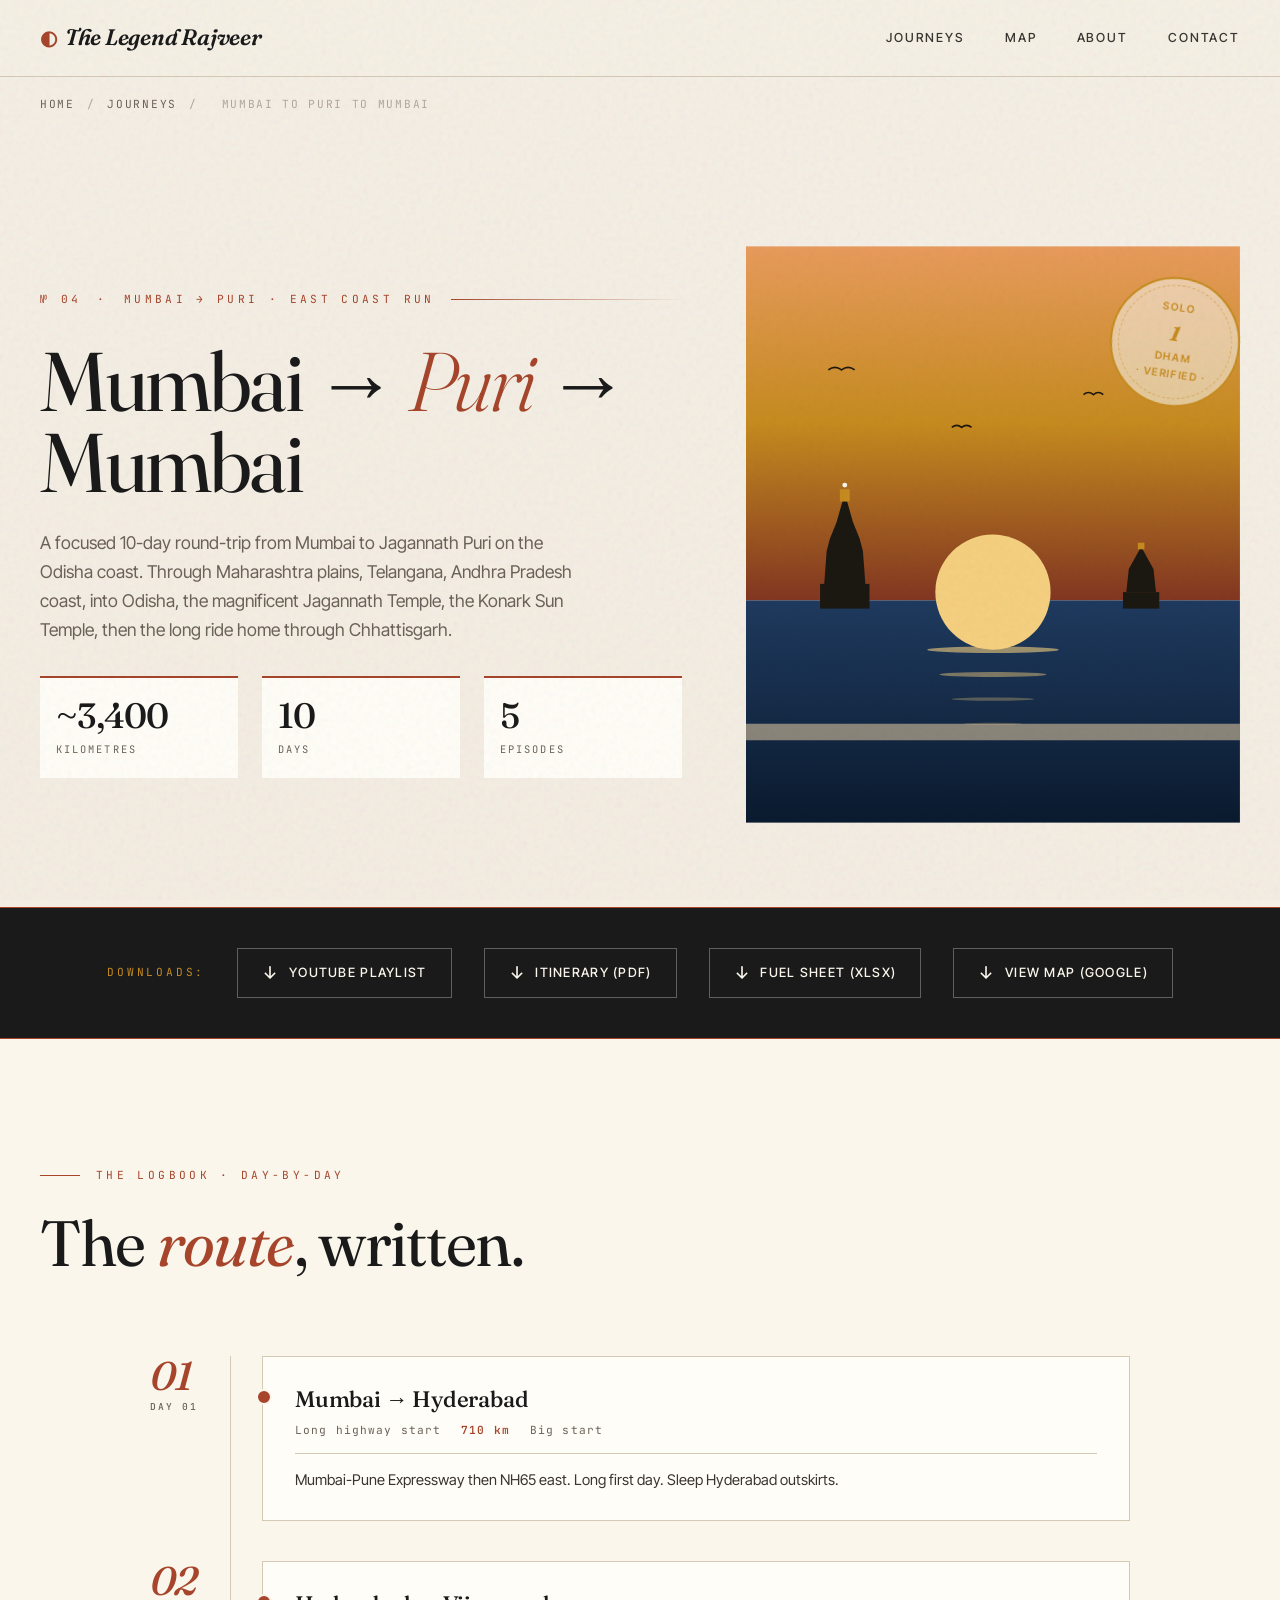
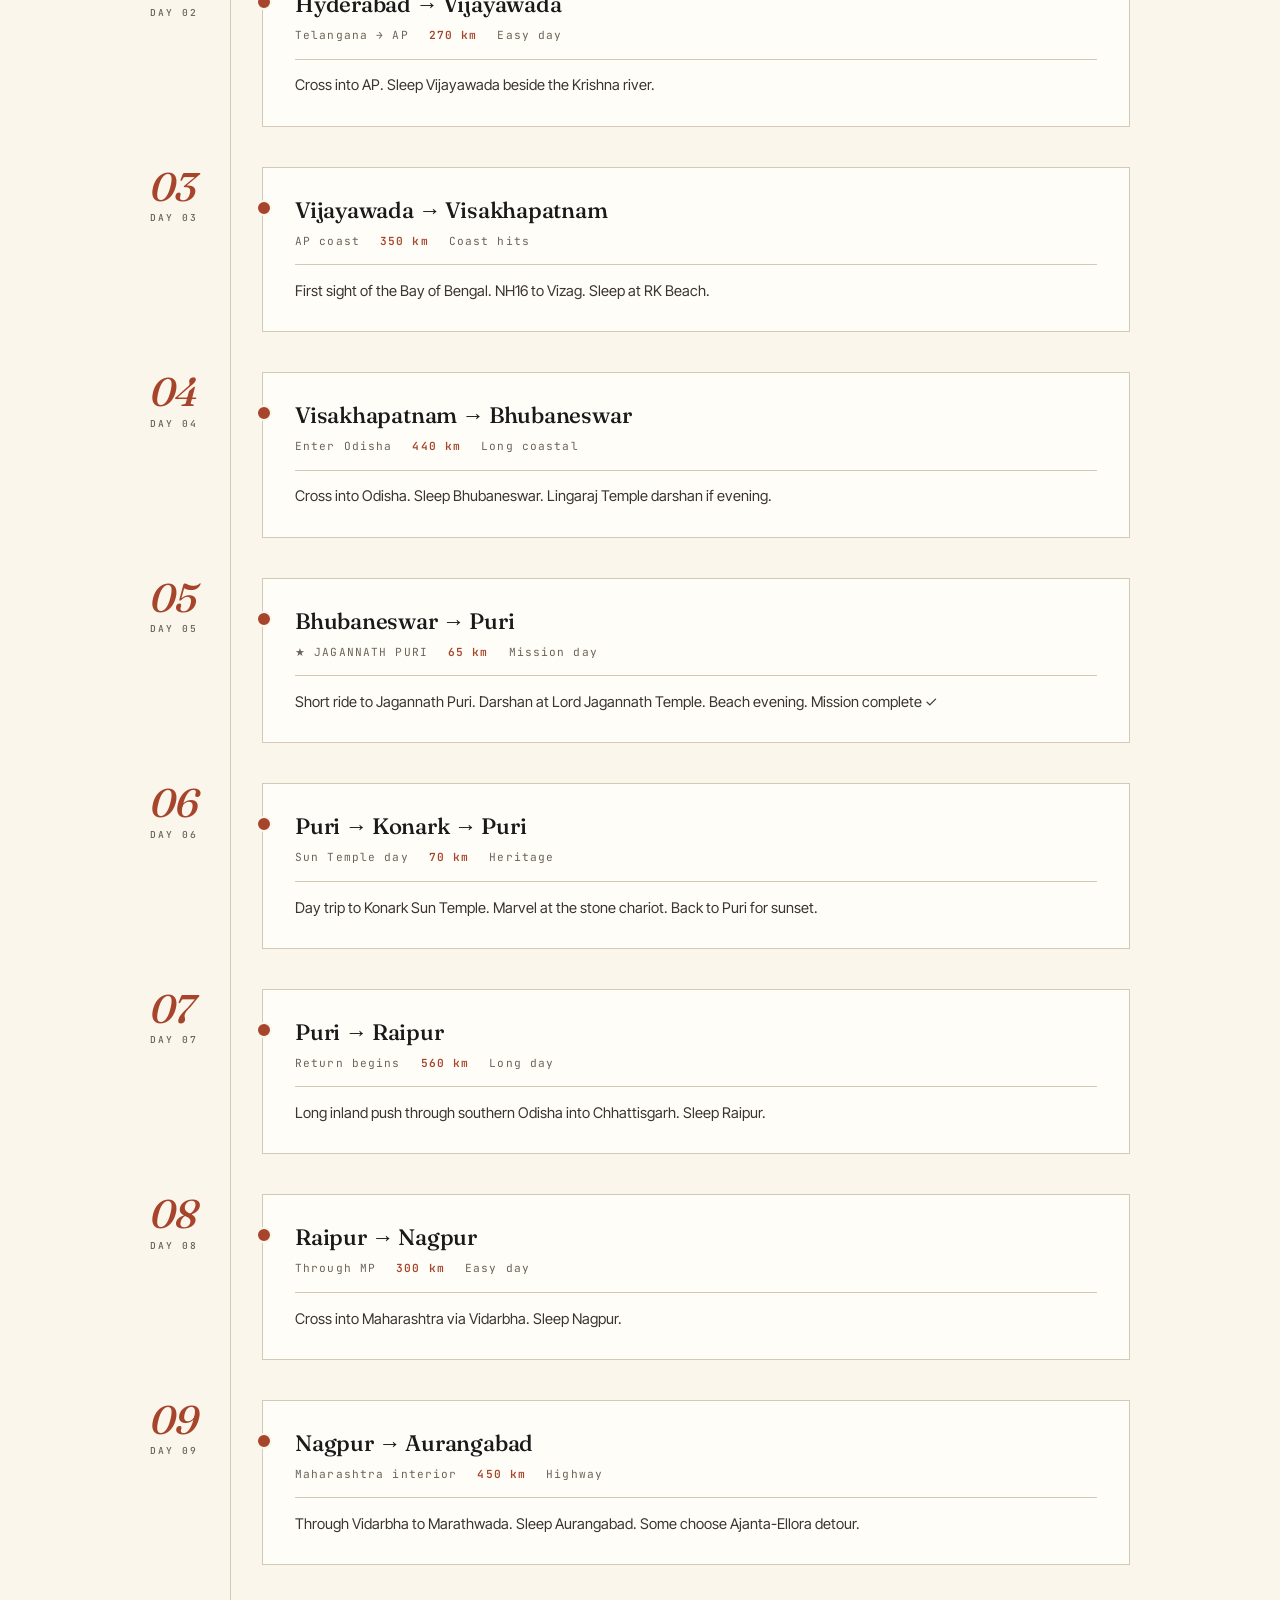
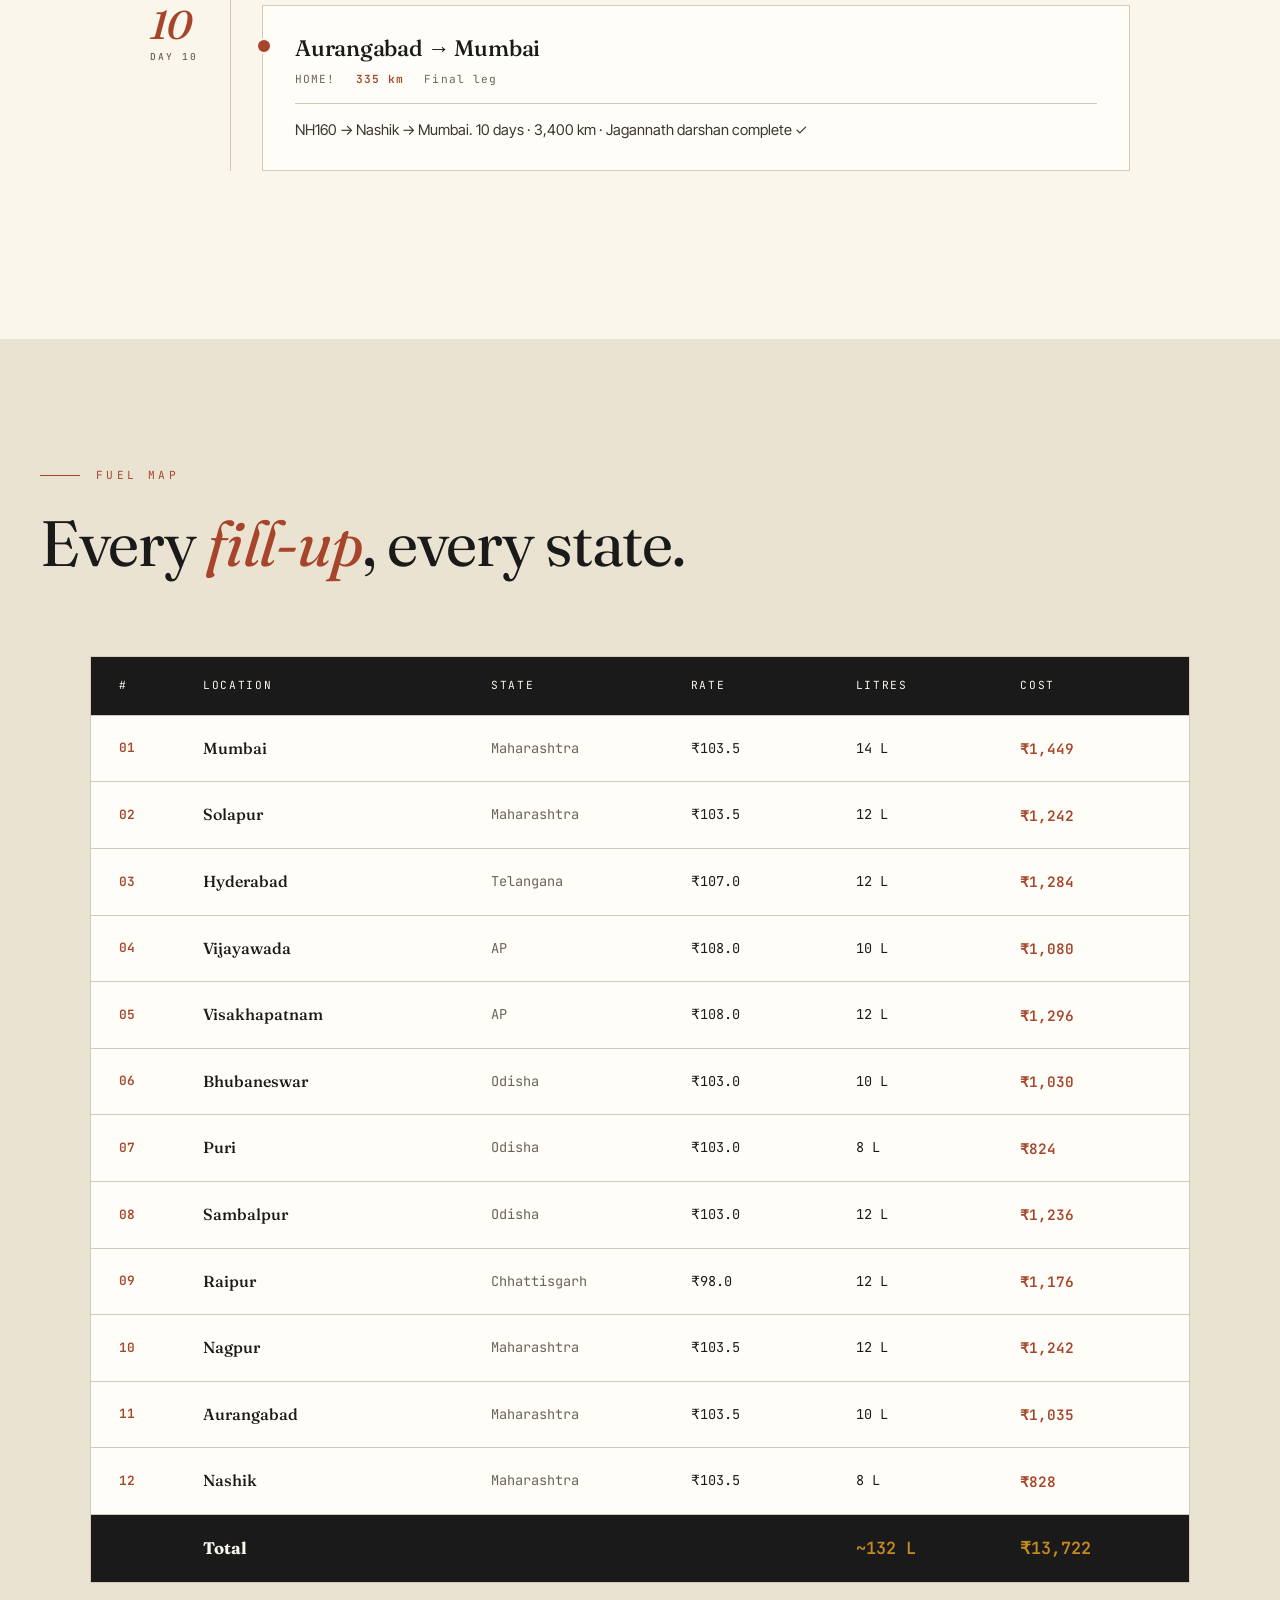
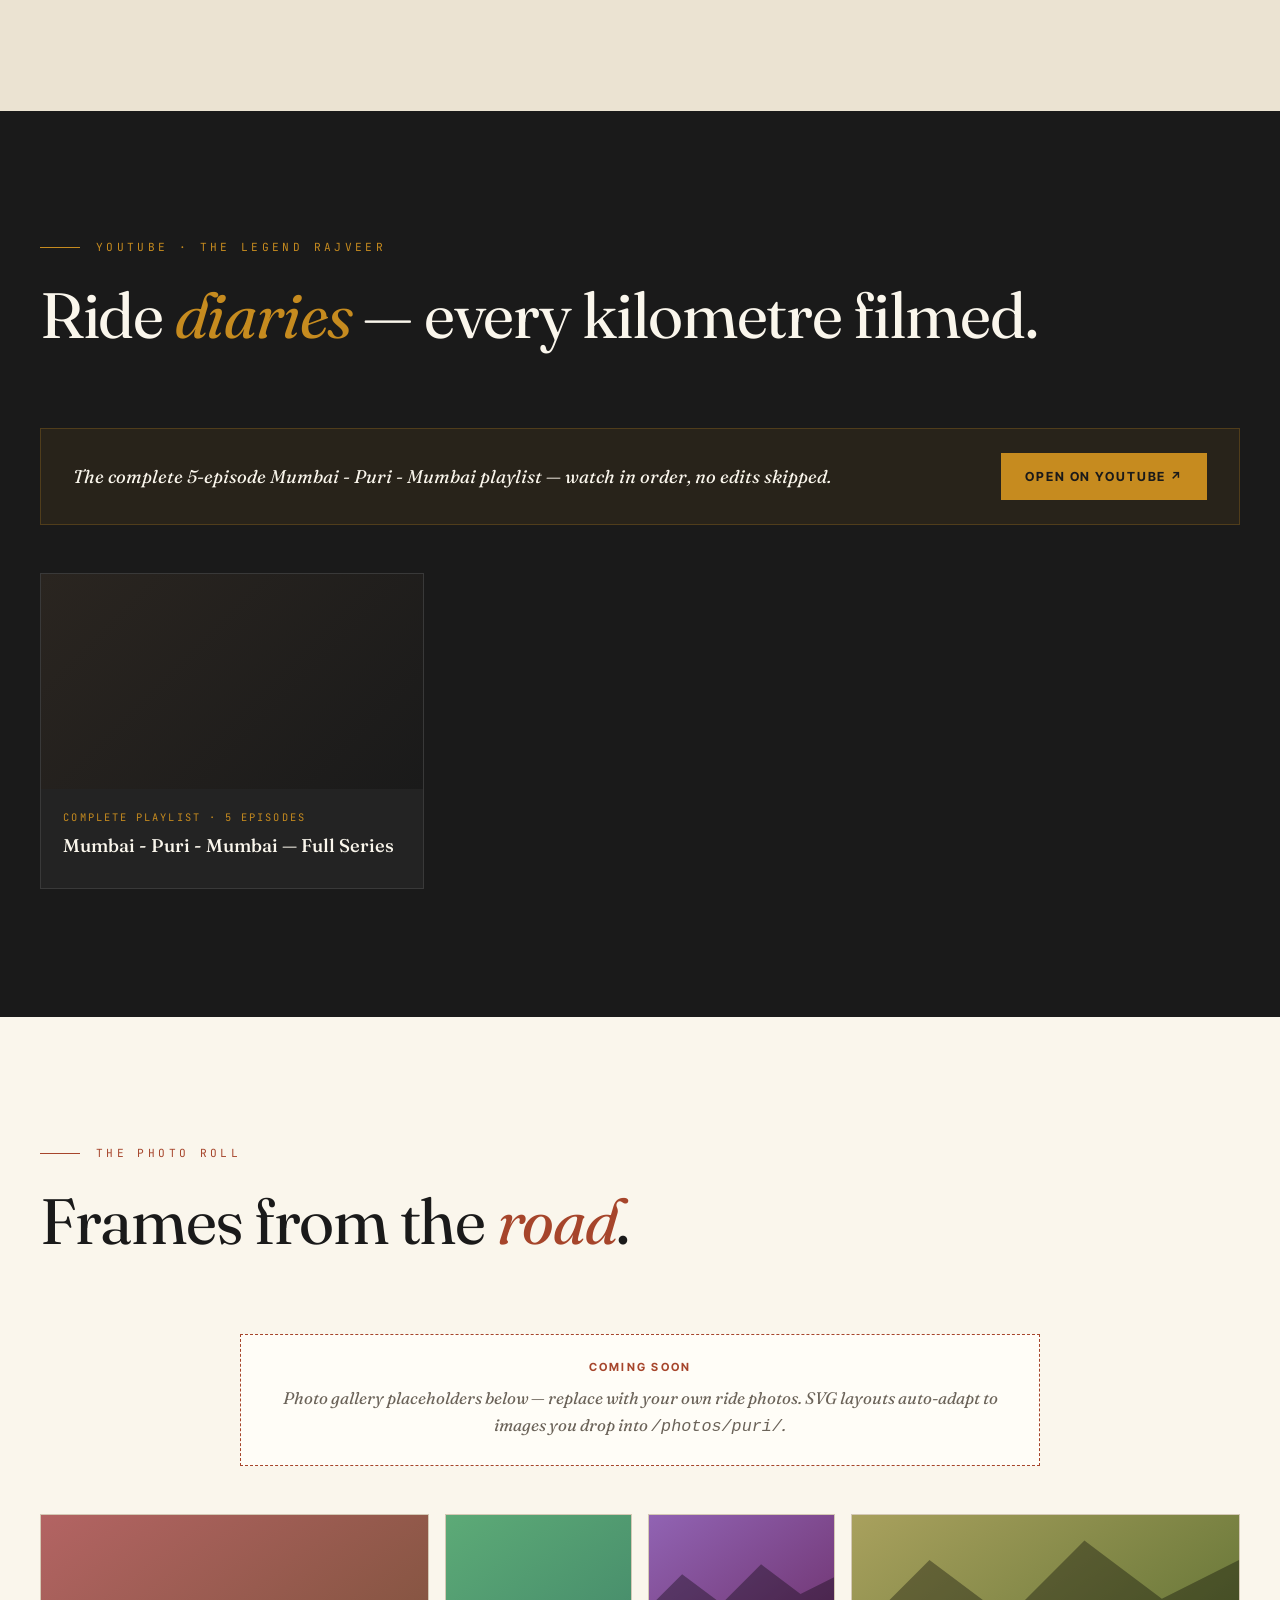
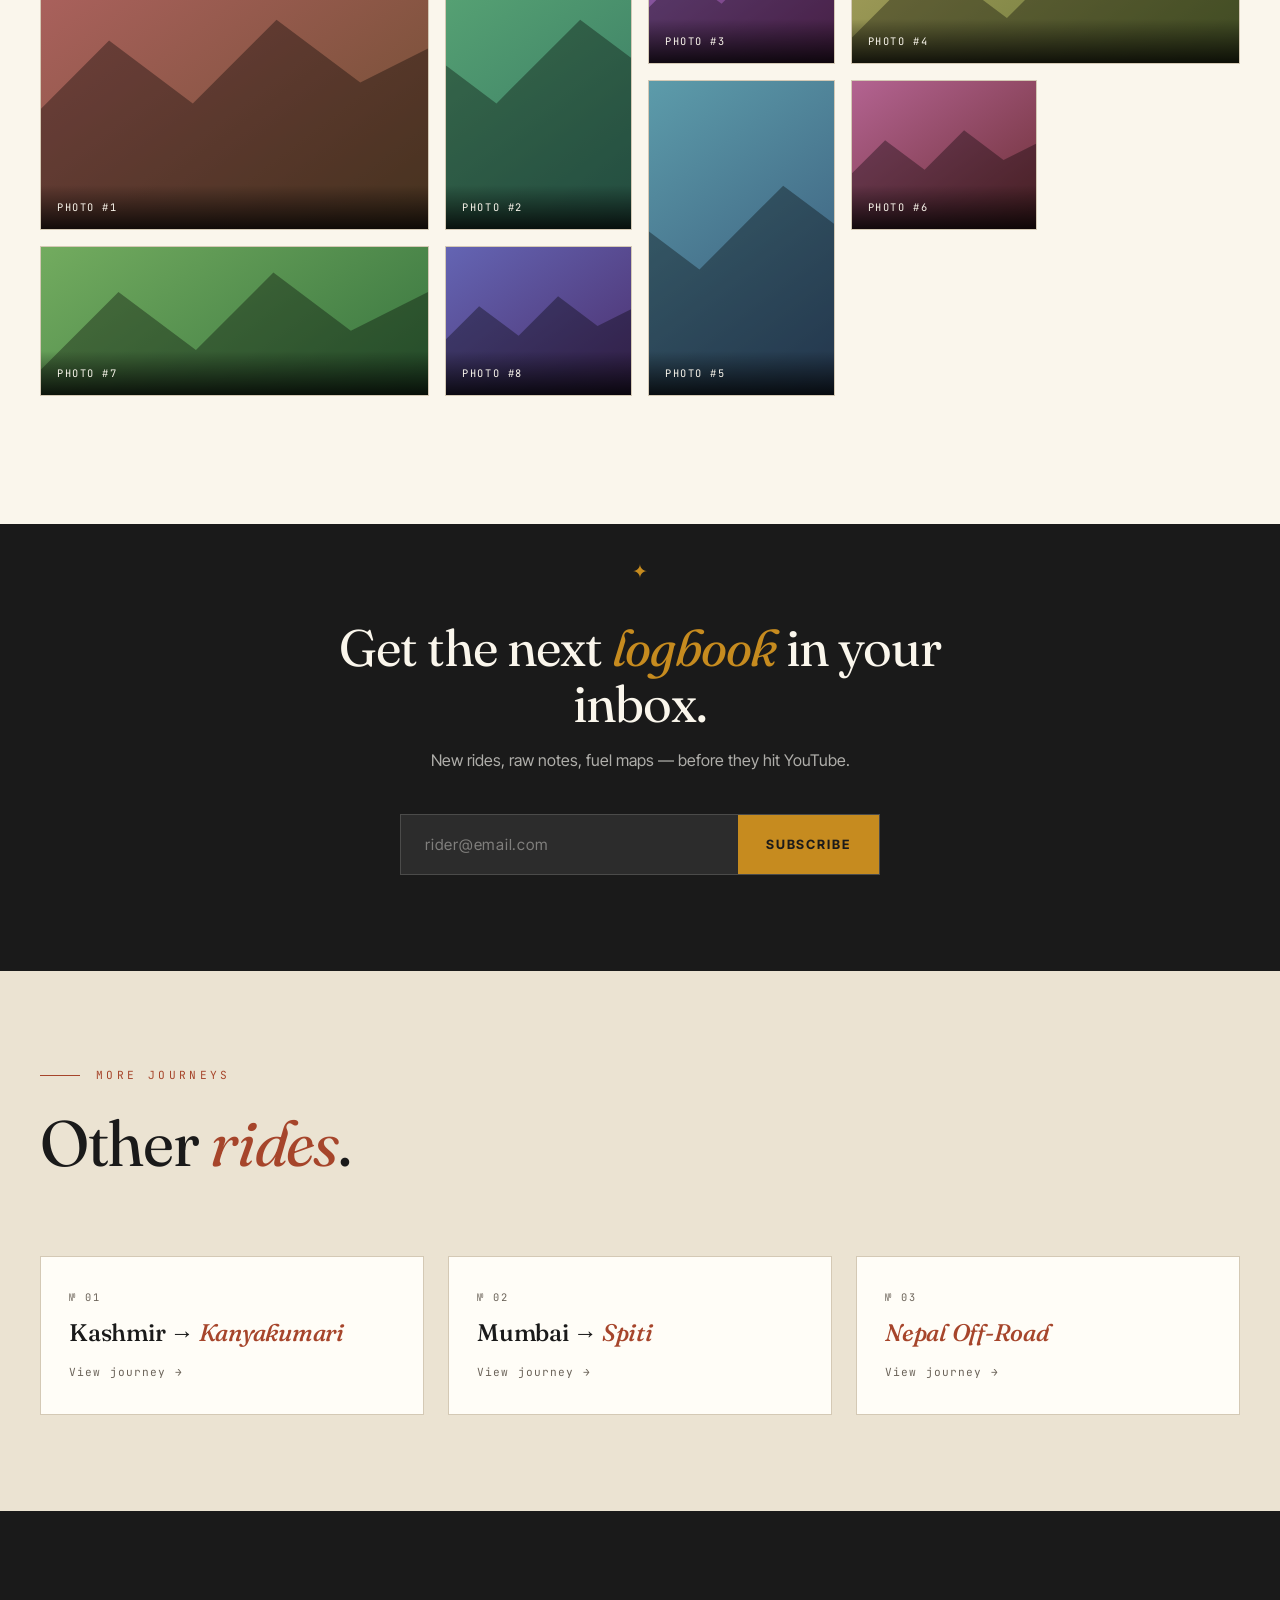
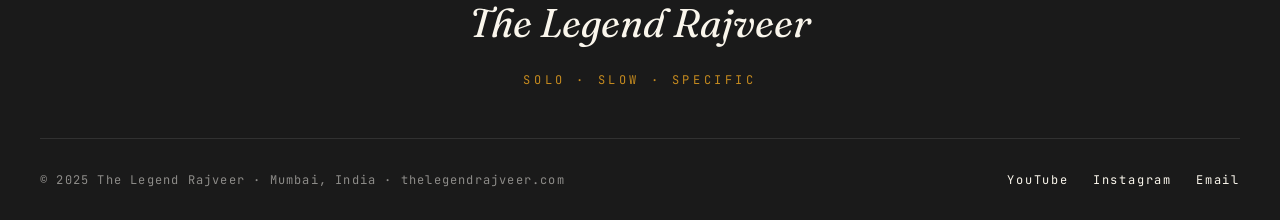
<file: trips/puri.html>
<!DOCTYPE html>
<html lang="en">
<head>
<meta charset="UTF-8" />
<meta name="viewport" content="width=device-width, initial-scale=1.0" />
<title>Mumbai to Puri to Mumbai · The Legend Rajveer</title>
<meta name="description" content="A focused 10-day round-trip from Mumbai to Jagannath Puri on the Odisha coast. Through Maharashtra plains, Telangana, Andhra Pradesh coast, into Odisha, the mag">
<link rel="canonical" href="https://thelegendrajveer.com/trips/puri.html">

<link rel="preconnect" href="https://fonts.googleapis.com">
<link rel="preconnect" href="https://fonts.gstatic.com" crossorigin>
<link href="https://fonts.googleapis.com/css2?family=Fraunces:ital,opsz,wght@0,9..144,300;0,9..144,400;0,9..144,500;0,9..144,600;0,9..144,700;1,9..144,400;1,9..144,500&family=Inter+Tight:wght@400;500;600;700&family=JetBrains+Mono:wght@400;500&display=swap" rel="stylesheet">
<link rel="stylesheet" href="../css/main.css">
<link rel="stylesheet" href="../css/trip.css">
</head>
<body>

<nav class="nav">
  <a href="../index.html" class="logo">The Legend Rajveer</a>
  <ul class="nav-links">
    <li><a href="../index.html#journeys">Journeys</a></li>
    <li><a href="../index.html#map">Map</a></li>
    <li><a href="../index.html#about">About</a></li>
    <li><a href="../index.html#contact">Contact</a></li>
  </ul>
</nav>

<div class="breadcrumb">
  <a href="../index.html">Home</a><span>/</span><a href="../index.html#journeys">Journeys</a><span>/</span><span>Mumbai to Puri to Mumbai</span>
</div>

<section class="trip-hero">
  <div>
    <div class="trip-hero-meta">
      <span>№ 04</span><span>·</span><span>Mumbai → Puri · East Coast Run</span>
    </div>
    <h1>Mumbai → <em>Puri</em> → Mumbai</h1>
    <p class="trip-hero-sub">A focused 10-day round-trip from Mumbai to Jagannath Puri on the Odisha coast. Through Maharashtra plains, Telangana, Andhra Pradesh coast, into Odisha, the magnificent Jagannath Temple, the Konark Sun Temple, then the long ride home through Chhattisgarh.</p>
    <div class="trip-stats">
      <div class="trip-stat"><div class="num">~3,400</div><div class="lbl">Kilometres</div></div>
<div class="trip-stat"><div class="num">10</div><div class="lbl">Days</div></div>
<div class="trip-stat"><div class="num">5</div><div class="lbl">Episodes</div></div>
    </div>
  </div>
  <div class="trip-hero-visual">
    <div class="trip-stamp">
      <div class="trip-stamp-text">
        Solo<br><strong>1</strong>dham<br>· verified ·
      </div>
    </div>
    
<svg viewBox="0 0 600 700" preserveAspectRatio="xMidYMid meet">
  <defs>
    <linearGradient id="pr-sky" x1="0" x2="0" y1="0" y2="1">
      <stop offset="0%" stop-color="#E89B5C" />
      <stop offset="50%" stop-color="#C68B1F" />
      <stop offset="100%" stop-color="#823621" />
    </linearGradient>
    <linearGradient id="pr-sea" x1="0" x2="0" y1="0" y2="1">
      <stop offset="0%" stop-color="#1F3A5F" />
      <stop offset="100%" stop-color="#0A1A2E" />
    </linearGradient>
  </defs>
  <rect width="600" height="430" fill="url(#pr-sky)" />
  <rect y="430" width="600" height="270" fill="url(#pr-sea)" />
  <!-- Setting sun -->
  <circle cx="300" cy="420" r="70" fill="#F5D080" />
  <ellipse cx="300" cy="490" rx="80" ry="4" fill="#F5D080" opacity="0.6" />
  <ellipse cx="300" cy="520" rx="65" ry="3" fill="#F5D080" opacity="0.45" />
  <ellipse cx="300" cy="550" rx="50" ry="2" fill="#F5D080" opacity="0.3" />
  <ellipse cx="300" cy="580" rx="35" ry="1.5" fill="#F5D080" opacity="0.2" />
  <!-- Jagannath Temple silhouette -->
  <g transform="translate(120, 410)" fill="#1A1810">
    <path d="M -25 0 L -22 -40 L -18 -55 L -10 -75 L 0 -110 L 10 -75 L 18 -55 L 22 -40 L 25 0 Z" />
    <rect x="-30" y="0" width="60" height="30" />
    <rect x="-6" y="-115" width="12" height="15" fill="#C68B1F" />
    <circle cx="0" cy="-120" r="3" fill="#FAF6EC" />
  </g>
  <!-- Smaller temple -->
  <g transform="translate(480, 420)" fill="#1A1810">
    <path d="M -18 0 L -15 -28 L 0 -55 L 15 -28 L 18 0 Z" />
    <rect x="-22" y="0" width="44" height="20" />
    <rect x="-4" y="-60" width="8" height="8" fill="#C68B1F" />
  </g>
  <!-- Birds -->
  <g stroke="#1F1810" stroke-width="2" fill="none">
    <path d="M 100 150 Q 108 144 116 150 Q 124 144 132 150" />
    <path d="M 250 220 Q 256 215 262 220 Q 268 215 274 220" />
    <path d="M 410 180 Q 416 175 422 180 Q 428 175 434 180" />
  </g>
  <!-- Beach -->
  <path d="M 0 580 L 600 580 L 600 600 L 0 600 Z" fill="#D9C49E" opacity="0.6" />
</svg>

  </div>
</section>

<!-- DOWNLOADS BAR -->
<div class="downloads">
  <div class="downloads-label">Downloads:</div>
  <a href="https://www.youtube.com/playlist?list=PLEqvpqwlrSHI_uNHnR1mnG-lFIpLmK6Gc" target="_blank" class="download-btn" style="text-decoration:none;">YouTube Playlist</a>
  <a href="#" class="download-btn" onclick="alert('Itinerary PDF will be added soon.'); return false;">Itinerary (PDF)</a>
  <a href="#" class="download-btn" onclick="alert('Fuel + Expense Excel will be added soon.'); return false;">Fuel Sheet (XLSX)</a>
  <a href="https://www.google.com/maps" target="_blank" class="download-btn">View Map (Google)</a>
</div>

<!-- TIMELINE -->
<section class="timeline-section">
  <div class="section-head scroll-reveal">
    <div class="eyebrow">The Logbook · Day-by-Day</div>
    <h2 class="section-title">The <em>route</em>, written.</h2>
  </div>
  <div class="timeline">
    
      <div class="tl-day scroll-reveal">
        <div class="tl-day-num">01<small>Day 01</small></div>
        <div class="tl-card">
          <h3 class="tl-route">Mumbai → Hyderabad</h3>
          <div class="tl-meta">
            <span>Long highway start</span>
            <span><strong>710 km</strong></span>
            <span>Big start</span>
          </div>
          <p class="tl-note">Mumbai-Pune Expressway then NH65 east. Long first day. Sleep Hyderabad outskirts.</p>
        </div>
      </div>

      <div class="tl-day scroll-reveal">
        <div class="tl-day-num">02<small>Day 02</small></div>
        <div class="tl-card">
          <h3 class="tl-route">Hyderabad → Vijayawada</h3>
          <div class="tl-meta">
            <span>Telangana → AP</span>
            <span><strong>270 km</strong></span>
            <span>Easy day</span>
          </div>
          <p class="tl-note">Cross into AP. Sleep Vijayawada beside the Krishna river.</p>
        </div>
      </div>

      <div class="tl-day scroll-reveal">
        <div class="tl-day-num">03<small>Day 03</small></div>
        <div class="tl-card">
          <h3 class="tl-route">Vijayawada → Visakhapatnam</h3>
          <div class="tl-meta">
            <span>AP coast</span>
            <span><strong>350 km</strong></span>
            <span>Coast hits</span>
          </div>
          <p class="tl-note">First sight of the Bay of Bengal. NH16 to Vizag. Sleep at RK Beach.</p>
        </div>
      </div>

      <div class="tl-day scroll-reveal">
        <div class="tl-day-num">04<small>Day 04</small></div>
        <div class="tl-card">
          <h3 class="tl-route">Visakhapatnam → Bhubaneswar</h3>
          <div class="tl-meta">
            <span>Enter Odisha</span>
            <span><strong>440 km</strong></span>
            <span>Long coastal</span>
          </div>
          <p class="tl-note">Cross into Odisha. Sleep Bhubaneswar. Lingaraj Temple darshan if evening.</p>
        </div>
      </div>

      <div class="tl-day scroll-reveal">
        <div class="tl-day-num">05<small>Day 05</small></div>
        <div class="tl-card">
          <h3 class="tl-route">Bhubaneswar → Puri</h3>
          <div class="tl-meta">
            <span>★ JAGANNATH PURI</span>
            <span><strong>65 km</strong></span>
            <span>Mission day</span>
          </div>
          <p class="tl-note">Short ride to Jagannath Puri. Darshan at Lord Jagannath Temple. Beach evening. Mission complete ✓</p>
        </div>
      </div>

      <div class="tl-day scroll-reveal">
        <div class="tl-day-num">06<small>Day 06</small></div>
        <div class="tl-card">
          <h3 class="tl-route">Puri → Konark → Puri</h3>
          <div class="tl-meta">
            <span>Sun Temple day</span>
            <span><strong>70 km</strong></span>
            <span>Heritage</span>
          </div>
          <p class="tl-note">Day trip to Konark Sun Temple. Marvel at the stone chariot. Back to Puri for sunset.</p>
        </div>
      </div>

      <div class="tl-day scroll-reveal">
        <div class="tl-day-num">07<small>Day 07</small></div>
        <div class="tl-card">
          <h3 class="tl-route">Puri → Raipur</h3>
          <div class="tl-meta">
            <span>Return begins</span>
            <span><strong>560 km</strong></span>
            <span>Long day</span>
          </div>
          <p class="tl-note">Long inland push through southern Odisha into Chhattisgarh. Sleep Raipur.</p>
        </div>
      </div>

      <div class="tl-day scroll-reveal">
        <div class="tl-day-num">08<small>Day 08</small></div>
        <div class="tl-card">
          <h3 class="tl-route">Raipur → Nagpur</h3>
          <div class="tl-meta">
            <span>Through MP</span>
            <span><strong>300 km</strong></span>
            <span>Easy day</span>
          </div>
          <p class="tl-note">Cross into Maharashtra via Vidarbha. Sleep Nagpur.</p>
        </div>
      </div>

      <div class="tl-day scroll-reveal">
        <div class="tl-day-num">09<small>Day 09</small></div>
        <div class="tl-card">
          <h3 class="tl-route">Nagpur → Aurangabad</h3>
          <div class="tl-meta">
            <span>Maharashtra interior</span>
            <span><strong>450 km</strong></span>
            <span>Highway</span>
          </div>
          <p class="tl-note">Through Vidarbha to Marathwada. Sleep Aurangabad. Some choose Ajanta-Ellora detour.</p>
        </div>
      </div>

      <div class="tl-day scroll-reveal">
        <div class="tl-day-num">10<small>Day 10</small></div>
        <div class="tl-card">
          <h3 class="tl-route">Aurangabad → Mumbai</h3>
          <div class="tl-meta">
            <span>HOME!</span>
            <span><strong>335 km</strong></span>
            <span>Final leg</span>
          </div>
          <p class="tl-note">NH160 → Nashik → Mumbai. 10 days · 3,400 km · Jagannath darshan complete ✓</p>
        </div>
      </div>
  </div>
</section>

<!-- FUEL MAP -->
<section class="fuel-section">
  <div class="section-head scroll-reveal">
    <div class="eyebrow">Fuel Map</div>
    <h2 class="section-title">Every <em>fill-up</em>, every state.</h2>
  </div>
  <div class="fuel-table scroll-reveal">
    <div class="fuel-row header">
      <div>#</div>
      <div>Location</div>
      <div>State</div>
      <div>Rate</div>
      <div>Litres</div>
      <div>Cost</div>
    </div>
    
      <div class="fuel-row">
        <div class="fuel-num">01</div>
        <div class="fuel-loc">Mumbai</div>
        <div class="fuel-state">Maharashtra</div>
        <div class="fuel-value">₹103.5</div>
        <div class="fuel-value">14 L</div>
        <div class="fuel-cost">₹1,449</div>
      </div>

      <div class="fuel-row">
        <div class="fuel-num">02</div>
        <div class="fuel-loc">Solapur</div>
        <div class="fuel-state">Maharashtra</div>
        <div class="fuel-value">₹103.5</div>
        <div class="fuel-value">12 L</div>
        <div class="fuel-cost">₹1,242</div>
      </div>

      <div class="fuel-row">
        <div class="fuel-num">03</div>
        <div class="fuel-loc">Hyderabad</div>
        <div class="fuel-state">Telangana</div>
        <div class="fuel-value">₹107.0</div>
        <div class="fuel-value">12 L</div>
        <div class="fuel-cost">₹1,284</div>
      </div>

      <div class="fuel-row">
        <div class="fuel-num">04</div>
        <div class="fuel-loc">Vijayawada</div>
        <div class="fuel-state">AP</div>
        <div class="fuel-value">₹108.0</div>
        <div class="fuel-value">10 L</div>
        <div class="fuel-cost">₹1,080</div>
      </div>

      <div class="fuel-row">
        <div class="fuel-num">05</div>
        <div class="fuel-loc">Visakhapatnam</div>
        <div class="fuel-state">AP</div>
        <div class="fuel-value">₹108.0</div>
        <div class="fuel-value">12 L</div>
        <div class="fuel-cost">₹1,296</div>
      </div>

      <div class="fuel-row">
        <div class="fuel-num">06</div>
        <div class="fuel-loc">Bhubaneswar</div>
        <div class="fuel-state">Odisha</div>
        <div class="fuel-value">₹103.0</div>
        <div class="fuel-value">10 L</div>
        <div class="fuel-cost">₹1,030</div>
      </div>

      <div class="fuel-row">
        <div class="fuel-num">07</div>
        <div class="fuel-loc">Puri</div>
        <div class="fuel-state">Odisha</div>
        <div class="fuel-value">₹103.0</div>
        <div class="fuel-value">8 L</div>
        <div class="fuel-cost">₹824</div>
      </div>

      <div class="fuel-row">
        <div class="fuel-num">08</div>
        <div class="fuel-loc">Sambalpur</div>
        <div class="fuel-state">Odisha</div>
        <div class="fuel-value">₹103.0</div>
        <div class="fuel-value">12 L</div>
        <div class="fuel-cost">₹1,236</div>
      </div>

      <div class="fuel-row">
        <div class="fuel-num">09</div>
        <div class="fuel-loc">Raipur</div>
        <div class="fuel-state">Chhattisgarh</div>
        <div class="fuel-value">₹98.0</div>
        <div class="fuel-value">12 L</div>
        <div class="fuel-cost">₹1,176</div>
      </div>

      <div class="fuel-row">
        <div class="fuel-num">10</div>
        <div class="fuel-loc">Nagpur</div>
        <div class="fuel-state">Maharashtra</div>
        <div class="fuel-value">₹103.5</div>
        <div class="fuel-value">12 L</div>
        <div class="fuel-cost">₹1,242</div>
      </div>

      <div class="fuel-row">
        <div class="fuel-num">11</div>
        <div class="fuel-loc">Aurangabad</div>
        <div class="fuel-state">Maharashtra</div>
        <div class="fuel-value">₹103.5</div>
        <div class="fuel-value">10 L</div>
        <div class="fuel-cost">₹1,035</div>
      </div>

      <div class="fuel-row">
        <div class="fuel-num">12</div>
        <div class="fuel-loc">Nashik</div>
        <div class="fuel-state">Maharashtra</div>
        <div class="fuel-value">₹103.5</div>
        <div class="fuel-value">8 L</div>
        <div class="fuel-cost">₹828</div>
      </div>
    <div class="fuel-row total">
      <div></div>
      <div>Total</div>
      <div></div>
      <div></div>
      <div class="fuel-cost">~132 L</div>
      <div class="fuel-cost">₹13,722</div>
    </div>
  </div>
</section>

<!-- VIDEO GALLERY -->
<section class="videos-section">
  <div class="section-head scroll-reveal">
    <div class="eyebrow">YouTube · The Legend Rajveer</div>
    <h2 class="section-title">Ride <em>diaries</em> — every kilometre filmed.</h2>
  </div>
  <div class="playlist-cta scroll-reveal">
    <div class="playlist-cta-text">The complete 5-episode Mumbai - Puri - Mumbai playlist — watch in order, no edits skipped.</div>
    <a href="https://www.youtube.com/playlist?list=PLEqvpqwlrSHI_uNHnR1mnG-lFIpLmK6Gc" target="_blank" rel="noopener">Open on YouTube ↗</a>
  </div>
  <div class="video-grid scroll-reveal">
    
    <div class="video-card">
      <div class="video-thumb">
        <iframe src="https://www.youtube.com/embed/videoseries?list=PLEqvpqwlrSHI_uNHnR1mnG-lFIpLmK6Gc" allow="accelerometer; autoplay; clipboard-write; encrypted-media; gyroscope; picture-in-picture" allowfullscreen></iframe>
      </div>
      <div class="video-info">
        <div class="video-eps">Complete Playlist · 5 Episodes</div>
        <div class="video-title">Mumbai - Puri - Mumbai — Full Series</div>
      </div>
    </div>
    
  </div>
</section>

<!-- PHOTO GALLERY -->
<section class="gallery-section">
  <div class="section-head scroll-reveal">
    <div class="eyebrow">The Photo Roll</div>
    <h2 class="section-title">Frames from the <em>road</em>.</h2>
  </div>
  <div class="gallery-notice scroll-reveal">
    <strong>Coming Soon</strong>
    Photo gallery placeholders below — replace with your own ride photos. SVG layouts auto-adapt to images you drop into <code>/photos/puri/</code>.
  </div>
  <div class="gallery-grid">
    
      <div class="gallery-item large">
        <svg viewBox="0 0 200 150" preserveAspectRatio="xMidYMid slice">
          <defs>
            <linearGradient id="gppuri0" x1="0" x2="1" y1="0" y2="1">
              <stop offset="0%" stop-color="hsl(0, 35%, 55%)" />
              <stop offset="100%" stop-color="hsl(30, 40%, 30%)" />
            </linearGradient>
          </defs>
          <rect width="200" height="150" fill="url(#gppuri0)" />
          <path d="M 0 100 L 40 60 L 80 90 L 120 50 L 160 80 L 200 60 L 200 150 L 0 150 Z" fill="rgba(0,0,0,0.35)" />
        </svg>
        <div class="gallery-placeholder">Photo #1</div>
      </div>

      <div class="gallery-item tall">
        <svg viewBox="0 0 200 150" preserveAspectRatio="xMidYMid slice">
          <defs>
            <linearGradient id="gppuri1" x1="0" x2="1" y1="0" y2="1">
              <stop offset="0%" stop-color="hsl(137, 35%, 55%)" />
              <stop offset="100%" stop-color="hsl(167, 40%, 30%)" />
            </linearGradient>
          </defs>
          <rect width="200" height="150" fill="url(#gppuri1)" />
          <path d="M 0 100 L 40 60 L 80 90 L 120 50 L 160 80 L 200 60 L 200 150 L 0 150 Z" fill="rgba(0,0,0,0.35)" />
        </svg>
        <div class="gallery-placeholder">Photo #2</div>
      </div>

      <div class="gallery-item ">
        <svg viewBox="0 0 200 150" preserveAspectRatio="xMidYMid slice">
          <defs>
            <linearGradient id="gppuri2" x1="0" x2="1" y1="0" y2="1">
              <stop offset="0%" stop-color="hsl(274, 35%, 55%)" />
              <stop offset="100%" stop-color="hsl(304, 40%, 30%)" />
            </linearGradient>
          </defs>
          <rect width="200" height="150" fill="url(#gppuri2)" />
          <path d="M 0 100 L 40 60 L 80 90 L 120 50 L 160 80 L 200 60 L 200 150 L 0 150 Z" fill="rgba(0,0,0,0.35)" />
        </svg>
        <div class="gallery-placeholder">Photo #3</div>
      </div>

      <div class="gallery-item wide">
        <svg viewBox="0 0 200 150" preserveAspectRatio="xMidYMid slice">
          <defs>
            <linearGradient id="gppuri3" x1="0" x2="1" y1="0" y2="1">
              <stop offset="0%" stop-color="hsl(51, 35%, 55%)" />
              <stop offset="100%" stop-color="hsl(81, 40%, 30%)" />
            </linearGradient>
          </defs>
          <rect width="200" height="150" fill="url(#gppuri3)" />
          <path d="M 0 100 L 40 60 L 80 90 L 120 50 L 160 80 L 200 60 L 200 150 L 0 150 Z" fill="rgba(0,0,0,0.35)" />
        </svg>
        <div class="gallery-placeholder">Photo #4</div>
      </div>

      <div class="gallery-item tall">
        <svg viewBox="0 0 200 150" preserveAspectRatio="xMidYMid slice">
          <defs>
            <linearGradient id="gppuri4" x1="0" x2="1" y1="0" y2="1">
              <stop offset="0%" stop-color="hsl(188, 35%, 55%)" />
              <stop offset="100%" stop-color="hsl(218, 40%, 30%)" />
            </linearGradient>
          </defs>
          <rect width="200" height="150" fill="url(#gppuri4)" />
          <path d="M 0 100 L 40 60 L 80 90 L 120 50 L 160 80 L 200 60 L 200 150 L 0 150 Z" fill="rgba(0,0,0,0.35)" />
        </svg>
        <div class="gallery-placeholder">Photo #5</div>
      </div>

      <div class="gallery-item ">
        <svg viewBox="0 0 200 150" preserveAspectRatio="xMidYMid slice">
          <defs>
            <linearGradient id="gppuri5" x1="0" x2="1" y1="0" y2="1">
              <stop offset="0%" stop-color="hsl(325, 35%, 55%)" />
              <stop offset="100%" stop-color="hsl(355, 40%, 30%)" />
            </linearGradient>
          </defs>
          <rect width="200" height="150" fill="url(#gppuri5)" />
          <path d="M 0 100 L 40 60 L 80 90 L 120 50 L 160 80 L 200 60 L 200 150 L 0 150 Z" fill="rgba(0,0,0,0.35)" />
        </svg>
        <div class="gallery-placeholder">Photo #6</div>
      </div>

      <div class="gallery-item wide">
        <svg viewBox="0 0 200 150" preserveAspectRatio="xMidYMid slice">
          <defs>
            <linearGradient id="gppuri6" x1="0" x2="1" y1="0" y2="1">
              <stop offset="0%" stop-color="hsl(102, 35%, 55%)" />
              <stop offset="100%" stop-color="hsl(132, 40%, 30%)" />
            </linearGradient>
          </defs>
          <rect width="200" height="150" fill="url(#gppuri6)" />
          <path d="M 0 100 L 40 60 L 80 90 L 120 50 L 160 80 L 200 60 L 200 150 L 0 150 Z" fill="rgba(0,0,0,0.35)" />
        </svg>
        <div class="gallery-placeholder">Photo #7</div>
      </div>

      <div class="gallery-item ">
        <svg viewBox="0 0 200 150" preserveAspectRatio="xMidYMid slice">
          <defs>
            <linearGradient id="gppuri7" x1="0" x2="1" y1="0" y2="1">
              <stop offset="0%" stop-color="hsl(239, 35%, 55%)" />
              <stop offset="100%" stop-color="hsl(269, 40%, 30%)" />
            </linearGradient>
          </defs>
          <rect width="200" height="150" fill="url(#gppuri7)" />
          <path d="M 0 100 L 40 60 L 80 90 L 120 50 L 160 80 L 200 60 L 200 150 L 0 150 Z" fill="rgba(0,0,0,0.35)" />
        </svg>
        <div class="gallery-placeholder">Photo #8</div>
      </div>
  </div>
</section>

<!-- NEWSLETTER -->
<section class="newsletter">
  <h3>Get the next <em>logbook</em> in your inbox.</h3>
  <p>New rides, raw notes, fuel maps — before they hit YouTube.</p>
  <form class="newsletter-form">
    <input type="email" placeholder="rider@email.com" required />
    <button type="submit">Subscribe</button>
  </form>
  <div class="newsletter-success">✓ Welcome to the journey. Ride safe.</div>
</section>

<!-- RELATED -->
<section class="related-section">
  <div class="section-head scroll-reveal">
    <div class="eyebrow">More Journeys</div>
    <h2 class="section-title">Other <em>rides</em>.</h2>
  </div>
  <div class="related-grid">
    
      <a href="k2k.html" class="related-card scroll-reveal">
        <div class="related-num">№ 01</div>
        <div class="related-title">Kashmir → <em> Kanyakumari</em></div>
        <div class="related-meta">View journey →</div>
      </a>

      <a href="spiti.html" class="related-card scroll-reveal">
        <div class="related-num">№ 02</div>
        <div class="related-title">Mumbai → <em> Spiti</em></div>
        <div class="related-meta">View journey →</div>
      </a>

      <a href="nepal.html" class="related-card scroll-reveal">
        <div class="related-num">№ 03</div>
        <div class="related-title"><em>Nepal Off-Road</em></div>
        <div class="related-meta">View journey →</div>
      </a>
  </div>
</section>

<footer>
  <div class="footer-logo">The Legend Rajveer</div>
  <div class="footer-tagline">Solo · Slow · Specific</div>
  <div class="footer-bottom">
    <div>© 2025 The Legend Rajveer · Mumbai, India · thelegendrajveer.com</div>
    <div class="footer-socials">
      <a href="https://www.youtube.com/@TheLegendRajveer" target="_blank" rel="noopener">YouTube</a>
      <a href="#" target="_blank">Instagram</a>
      <a href="../index.html#contact">Email</a>
    </div>
  </div>
</footer>

<script src="../js/main.js"></script>
</body>
</html>
</file>
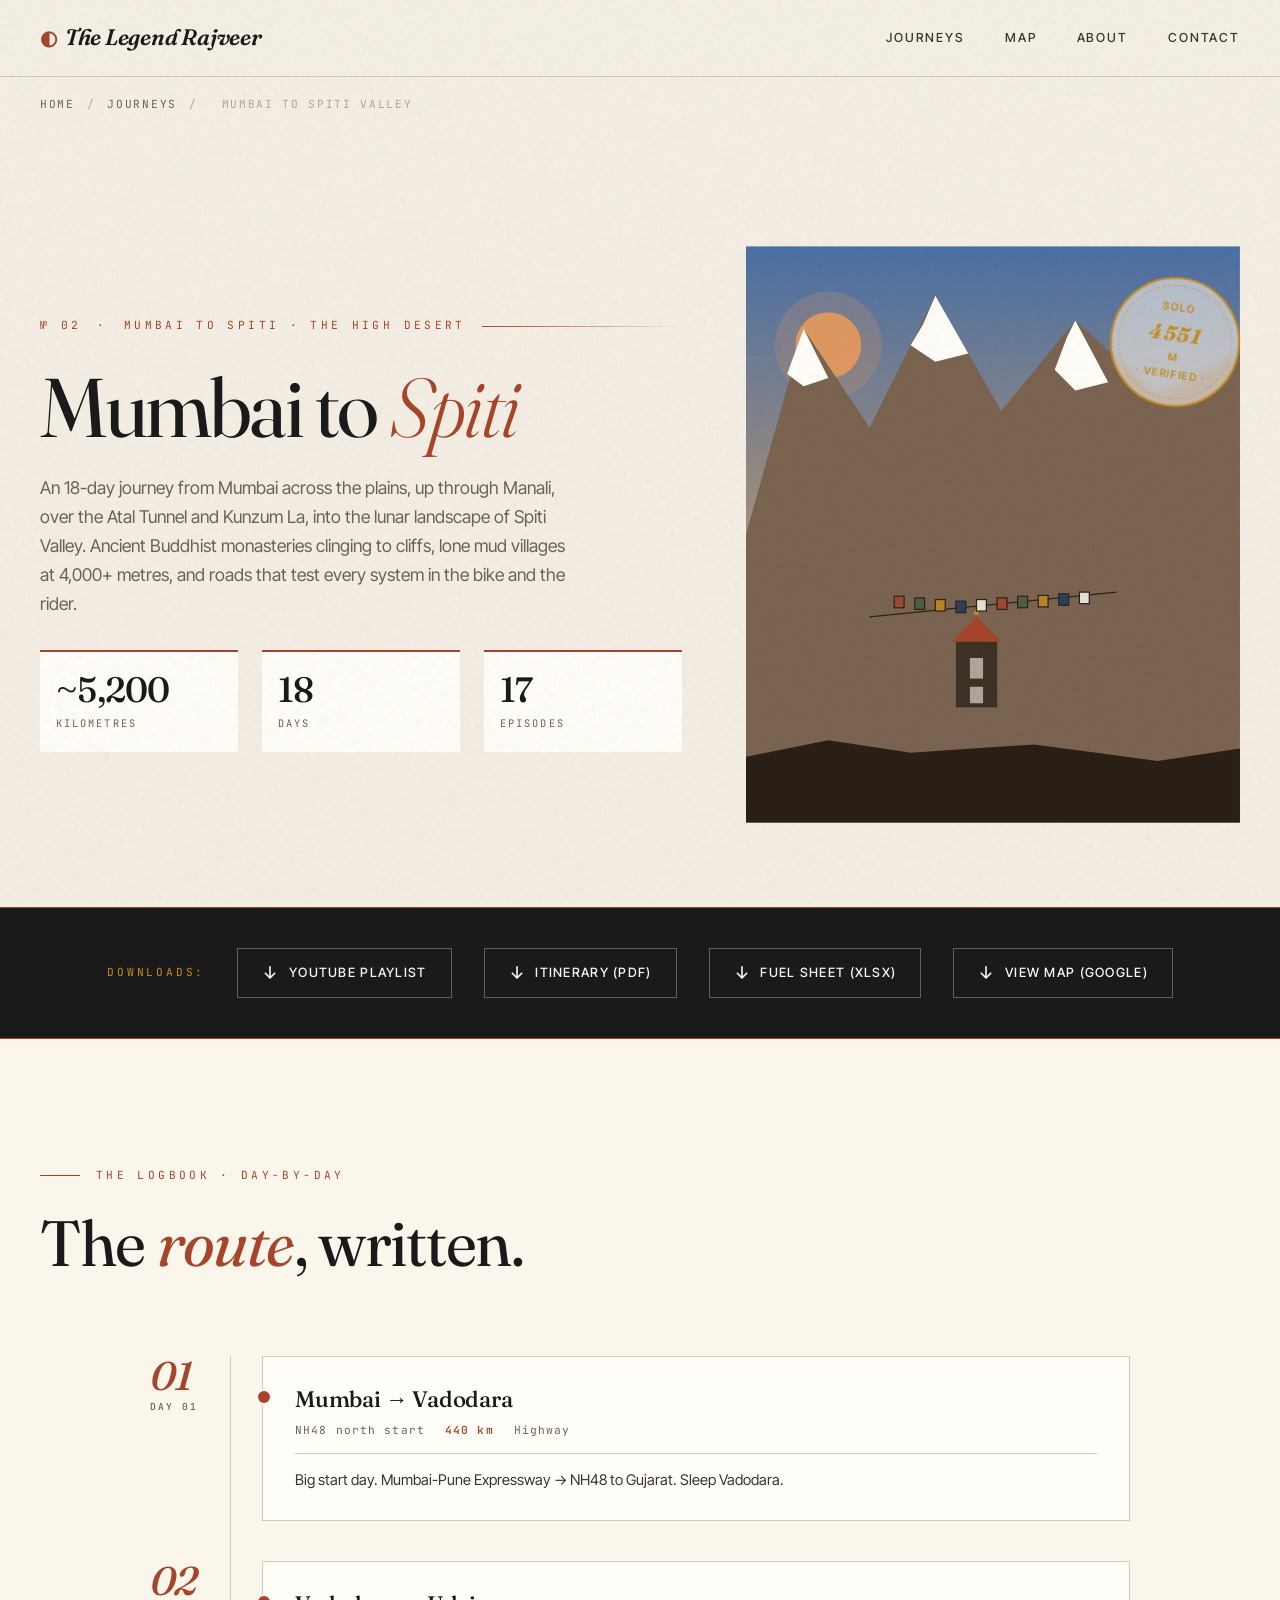
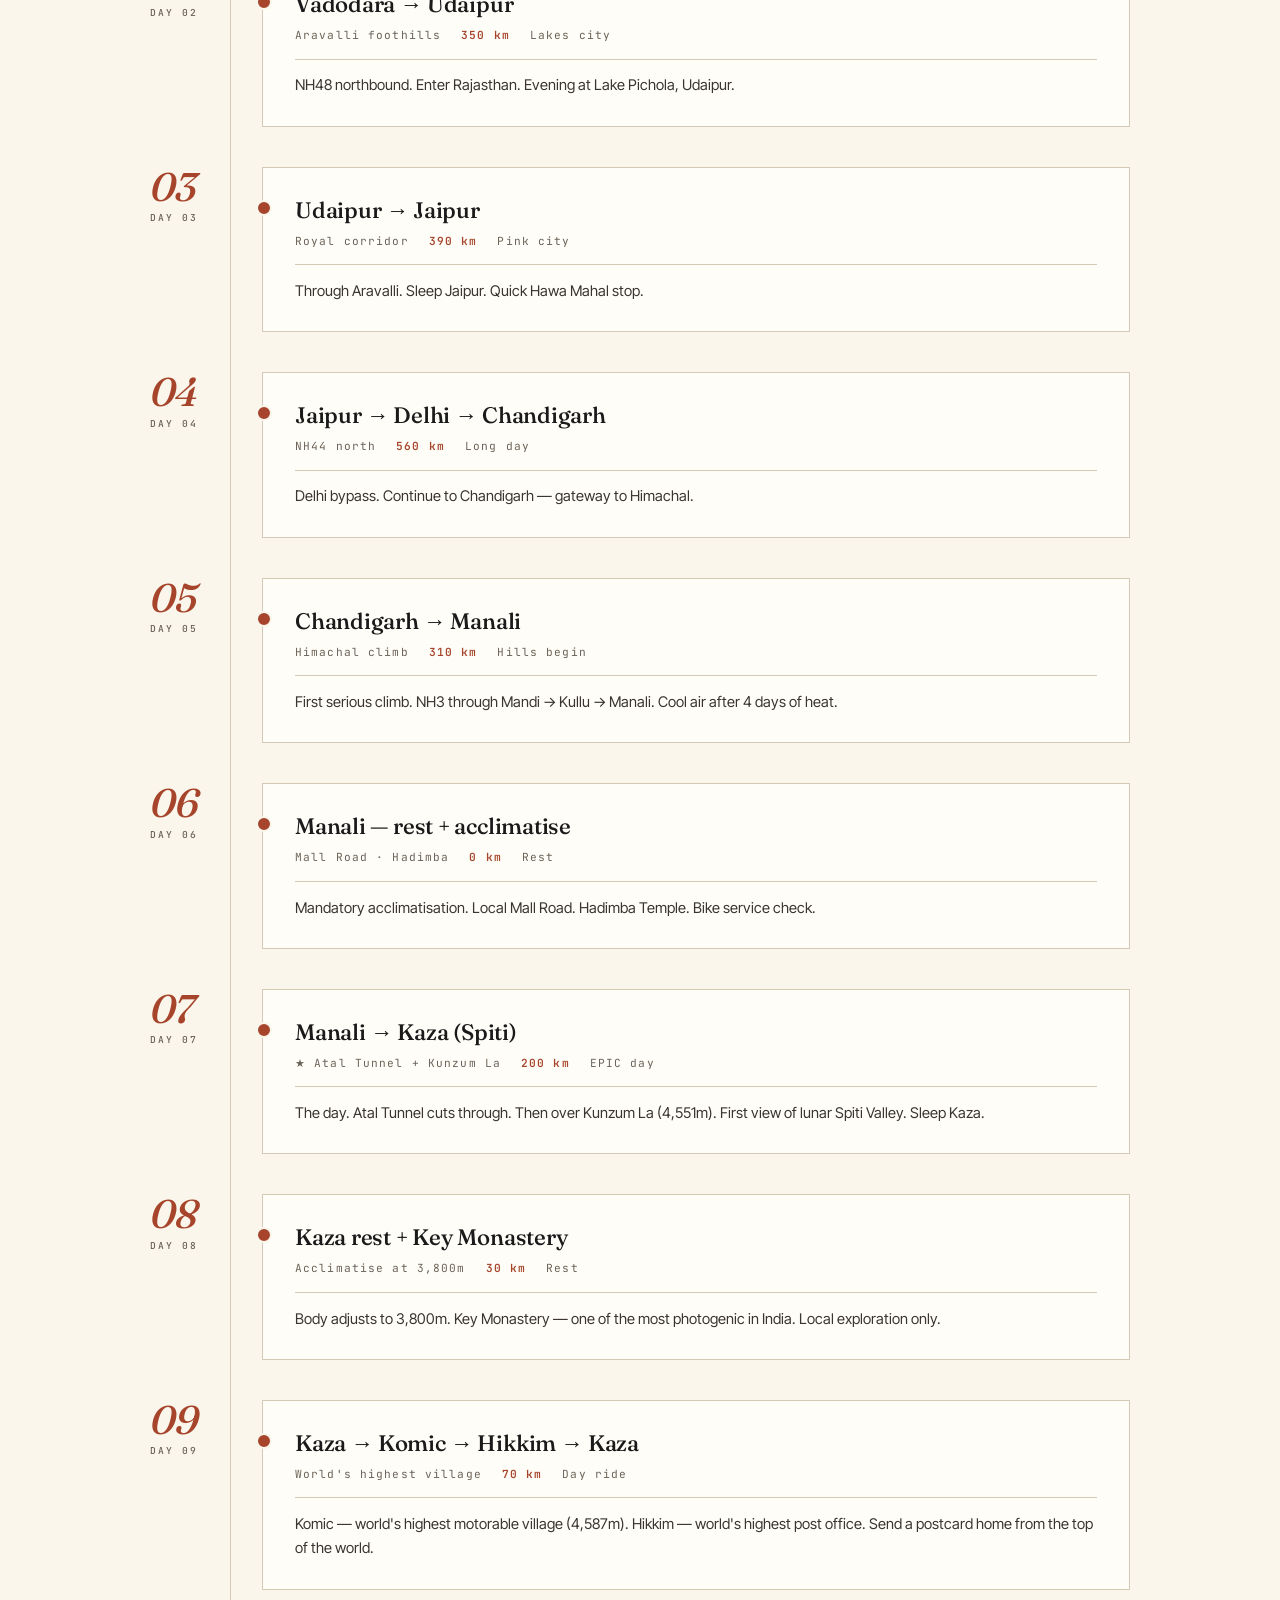
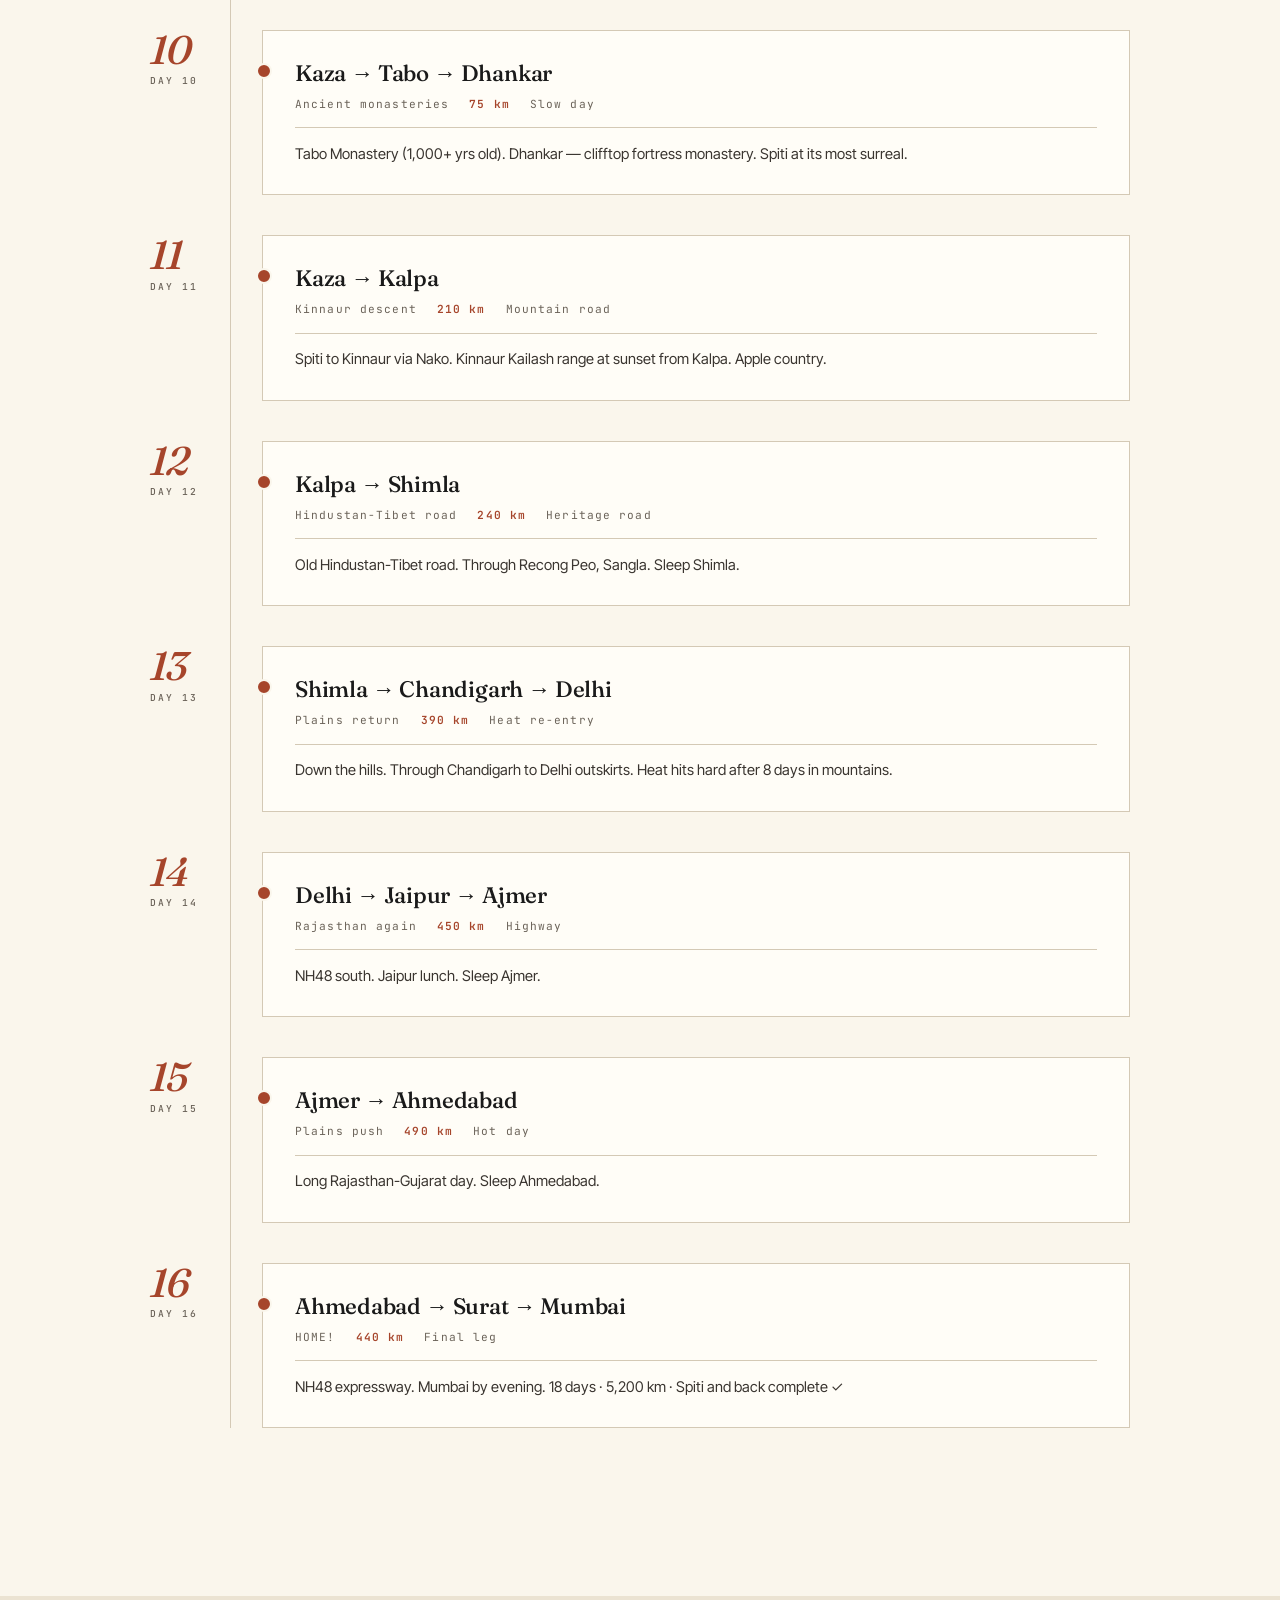
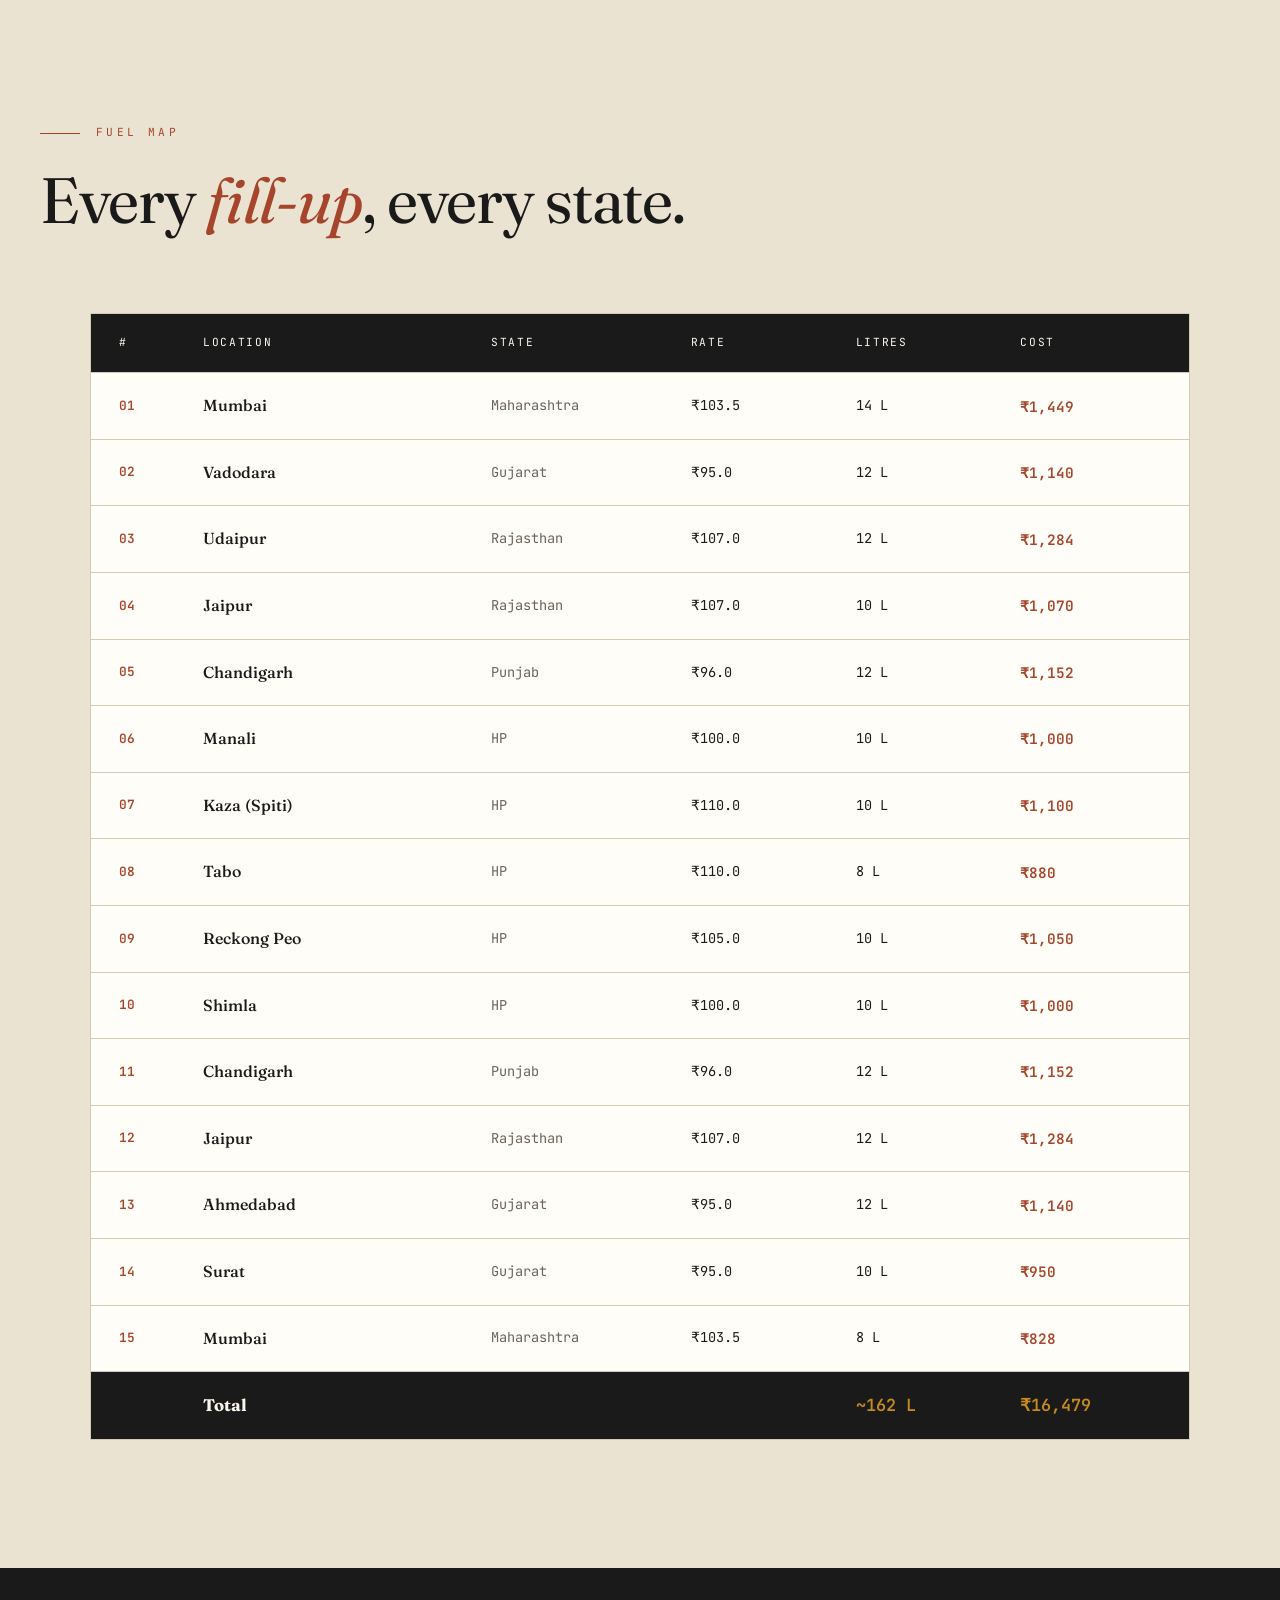
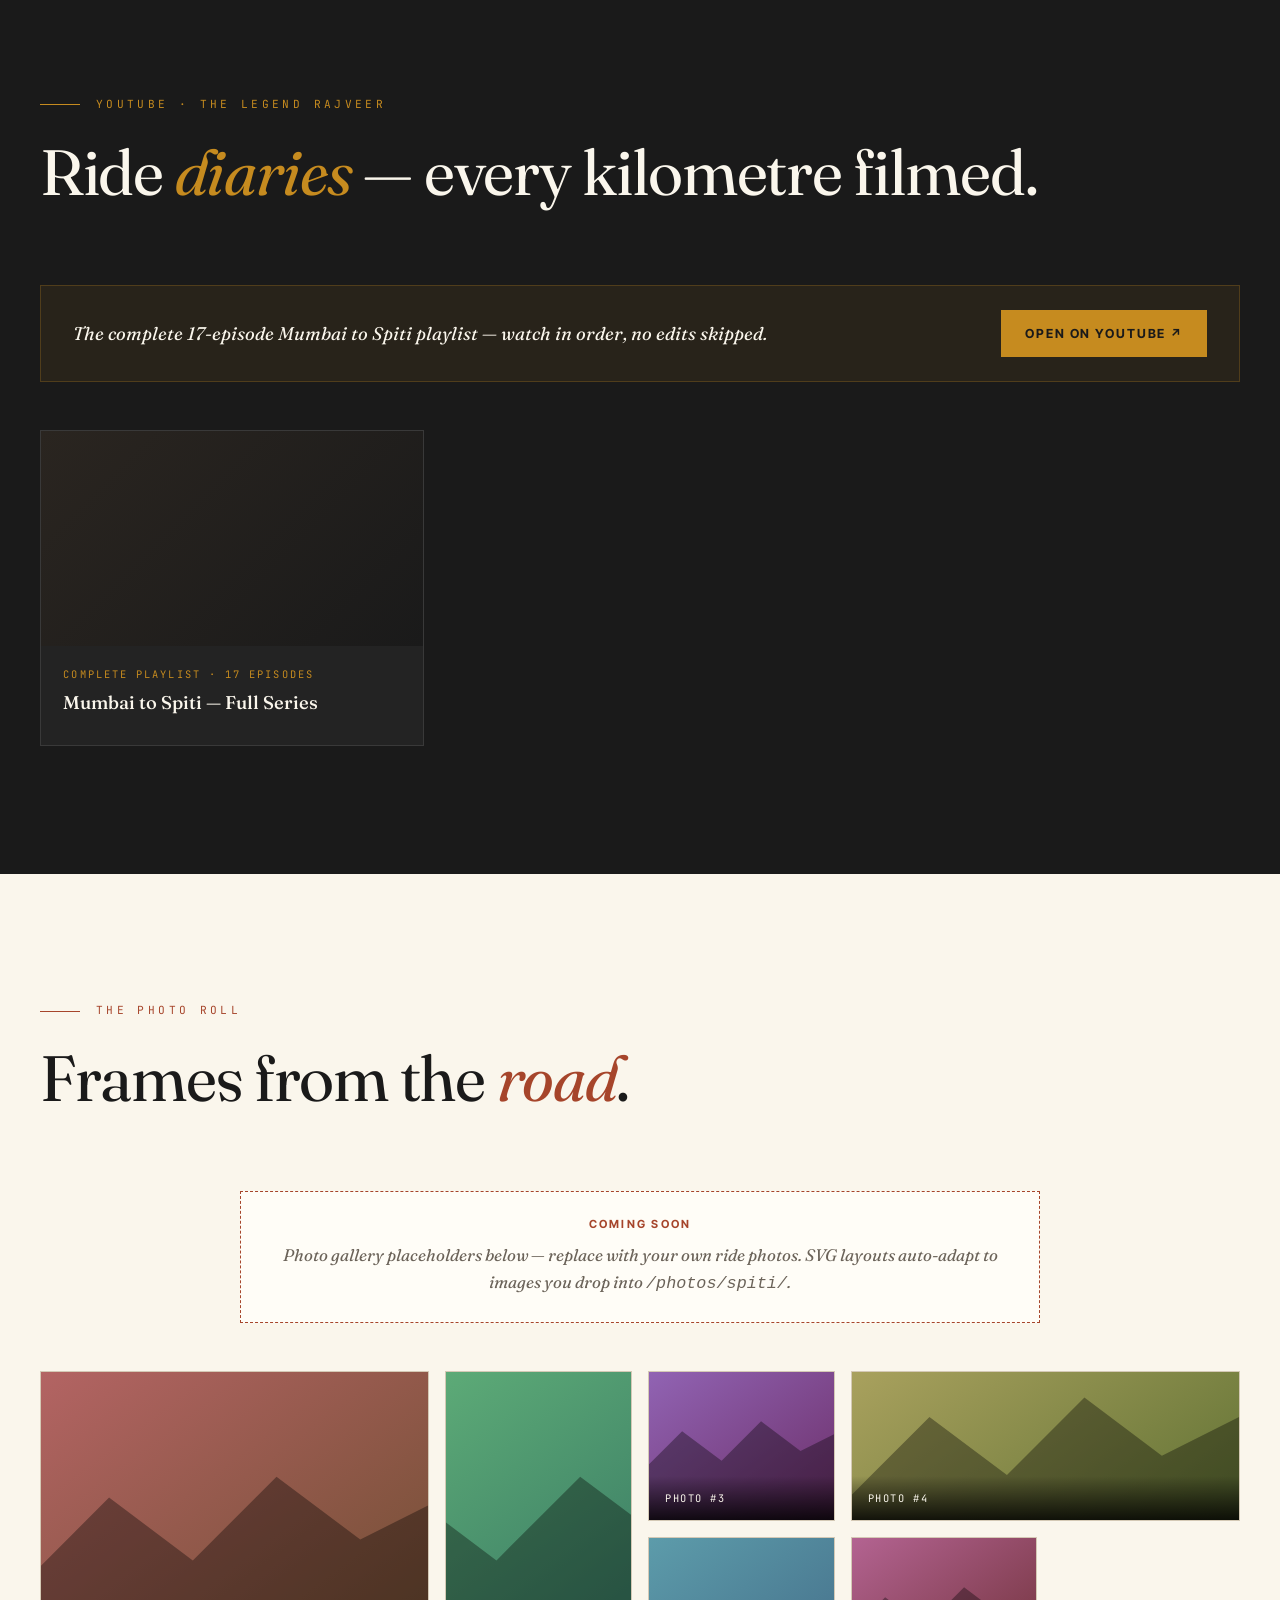
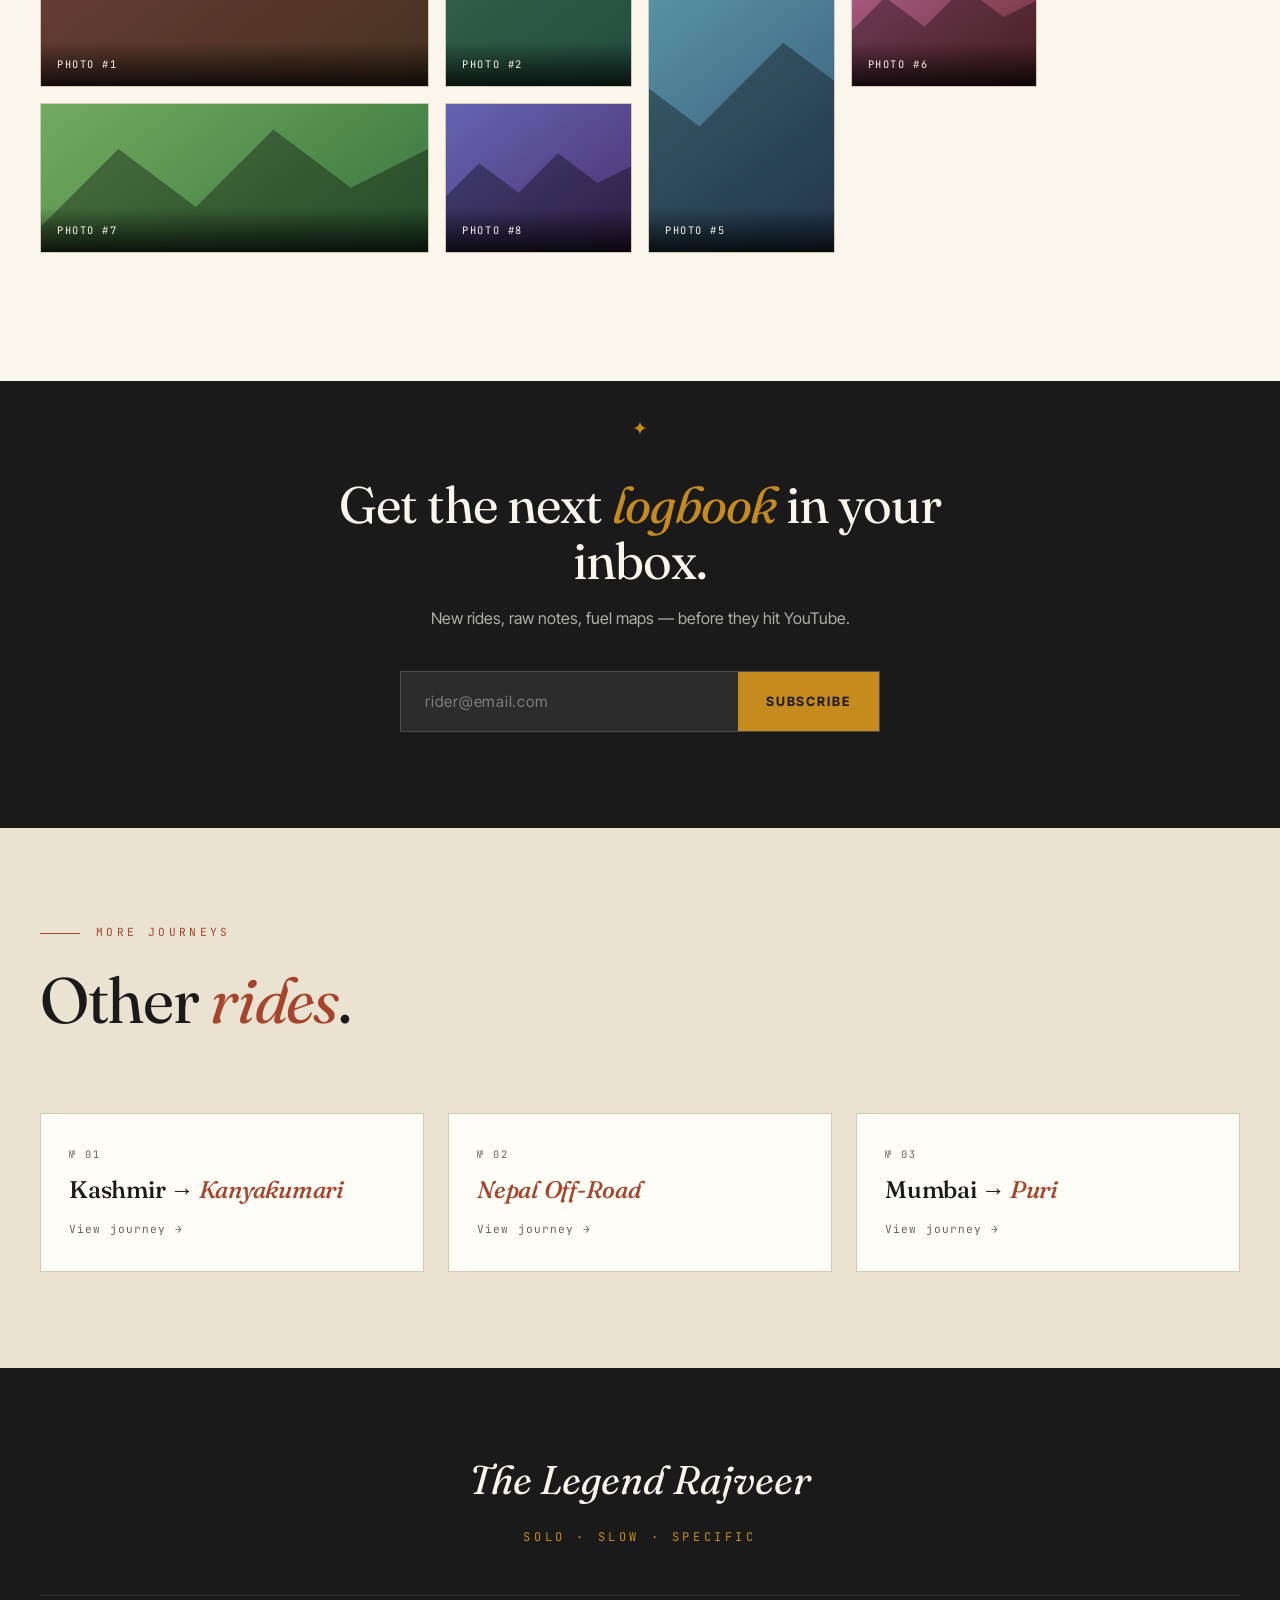
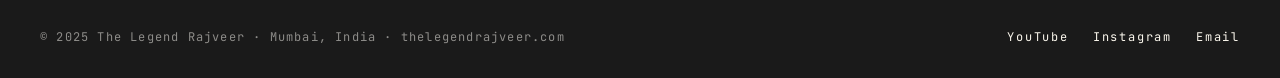
<file: trips/spiti.html>
<!DOCTYPE html>
<html lang="en">
<head>
<meta charset="UTF-8" />
<meta name="viewport" content="width=device-width, initial-scale=1.0" />
<title>Mumbai to Spiti Valley · The Legend Rajveer</title>
<meta name="description" content="An 18-day journey from Mumbai across the plains, up through Manali, over the Atal Tunnel and Kunzum La, into the lunar landscape of Spiti Valley. Ancient Buddhi">
<link rel="canonical" href="https://thelegendrajveer.com/trips/spiti.html">

<link rel="preconnect" href="https://fonts.googleapis.com">
<link rel="preconnect" href="https://fonts.gstatic.com" crossorigin>
<link href="https://fonts.googleapis.com/css2?family=Fraunces:ital,opsz,wght@0,9..144,300;0,9..144,400;0,9..144,500;0,9..144,600;0,9..144,700;1,9..144,400;1,9..144,500&family=Inter+Tight:wght@400;500;600;700&family=JetBrains+Mono:wght@400;500&display=swap" rel="stylesheet">
<link rel="stylesheet" href="../css/main.css">
<link rel="stylesheet" href="../css/trip.css">
</head>
<body>

<nav class="nav">
  <a href="../index.html" class="logo">The Legend Rajveer</a>
  <ul class="nav-links">
    <li><a href="../index.html#journeys">Journeys</a></li>
    <li><a href="../index.html#map">Map</a></li>
    <li><a href="../index.html#about">About</a></li>
    <li><a href="../index.html#contact">Contact</a></li>
  </ul>
</nav>

<div class="breadcrumb">
  <a href="../index.html">Home</a><span>/</span><a href="../index.html#journeys">Journeys</a><span>/</span><span>Mumbai to Spiti Valley</span>
</div>

<section class="trip-hero">
  <div>
    <div class="trip-hero-meta">
      <span>№ 02</span><span>·</span><span>Mumbai to Spiti · The High Desert</span>
    </div>
    <h1>Mumbai to <em>Spiti</em></h1>
    <p class="trip-hero-sub">An 18-day journey from Mumbai across the plains, up through Manali, over the Atal Tunnel and Kunzum La, into the lunar landscape of Spiti Valley. Ancient Buddhist monasteries clinging to cliffs, lone mud villages at 4,000+ metres, and roads that test every system in the bike and the rider.</p>
    <div class="trip-stats">
      <div class="trip-stat"><div class="num">~5,200</div><div class="lbl">Kilometres</div></div>
<div class="trip-stat"><div class="num">18</div><div class="lbl">Days</div></div>
<div class="trip-stat"><div class="num">17</div><div class="lbl">Episodes</div></div>
    </div>
  </div>
  <div class="trip-hero-visual">
    <div class="trip-stamp">
      <div class="trip-stamp-text">
        Solo<br><strong>4551</strong>m<br>· verified ·
      </div>
    </div>
    
<svg viewBox="0 0 600 700" preserveAspectRatio="xMidYMid meet">
  <defs>
    <linearGradient id="sp-sky" x1="0" x2="0" y1="0" y2="1">
      <stop offset="0%" stop-color="#4A6FA5" />
      <stop offset="50%" stop-color="#A6907A" />
      <stop offset="100%" stop-color="#D9C49E" />
    </linearGradient>
  </defs>
  <rect width="600" height="700" fill="url(#sp-sky)" />
  <circle cx="100" cy="120" r="40" fill="#E89B5C" opacity="0.9" />
  <circle cx="100" cy="120" r="65" fill="#E89B5C" opacity="0.2" />
  <!-- Big peaks -->
  <path d="M 0 350 L 70 100 L 150 220 L 230 60 L 310 200 L 400 90 L 500 180 L 600 130 L 600 700 L 0 700 Z" fill="#7A6450" />
  <!-- Dramatic snow caps -->
  <path d="M 70 100 L 100 160 L 70 170 L 50 155 Z" fill="#FFFDF7" />
  <path d="M 230 60 L 270 130 L 230 140 L 200 120 L 215 95 Z" fill="#FFFDF7" />
  <path d="M 400 90 L 440 165 L 400 175 L 375 150 L 390 110 Z" fill="#FFFDF7" />
  <!-- Foreground monastery -->
  <g transform="translate(280, 480)" fill="#3D3025">
    <rect x="-25" y="0" width="50" height="80" />
    <path d="M -30 0 L 0 -30 L 30 0 Z" fill="#A6452B" />
    <rect x="-8" y="20" width="16" height="25" fill="#FAF6EC" opacity="0.6" />
    <rect x="-8" y="55" width="16" height="20" fill="#FAF6EC" opacity="0.6" />
    <circle cx="0" cy="-35" r="3" fill="#C68B1F" />
  </g>
  <!-- Prayer flags -->
  <g stroke="#1F1810" stroke-width="1.5" opacity="0.85">
    <line x1="150" y1="450" x2="450" y2="420" />
    <rect x="180" y="425" width="12" height="14" fill="#A6452B" />
    <rect x="205" y="427" width="12" height="14" fill="#4A5D3A" />
    <rect x="230" y="429" width="12" height="14" fill="#C68B1F" />
    <rect x="255" y="431" width="12" height="14" fill="#1F3A5F" />
    <rect x="280" y="429" width="12" height="14" fill="#FAF6EC" />
    <rect x="305" y="427" width="12" height="14" fill="#A6452B" />
    <rect x="330" y="425" width="12" height="14" fill="#4A5D3A" />
    <rect x="355" y="424" width="12" height="14" fill="#C68B1F" />
    <rect x="380" y="422" width="12" height="14" fill="#1F3A5F" />
    <rect x="405" y="420" width="12" height="14" fill="#FAF6EC" />
  </g>
  <!-- Foreground rock -->
  <path d="M 0 620 L 100 600 L 200 615 L 350 605 L 500 625 L 600 610 L 600 700 L 0 700 Z" fill="#2A1F15" />
</svg>

  </div>
</section>

<!-- DOWNLOADS BAR -->
<div class="downloads">
  <div class="downloads-label">Downloads:</div>
  <a href="https://www.youtube.com/playlist?list=PLEqvpqwlrSHJEOXsE9fGu5uHcuXgFolAs" target="_blank" class="download-btn" style="text-decoration:none;">YouTube Playlist</a>
  <a href="#" class="download-btn" onclick="alert('Itinerary PDF will be added soon.'); return false;">Itinerary (PDF)</a>
  <a href="#" class="download-btn" onclick="alert('Fuel + Expense Excel will be added soon.'); return false;">Fuel Sheet (XLSX)</a>
  <a href="https://www.google.com/maps" target="_blank" class="download-btn">View Map (Google)</a>
</div>

<!-- TIMELINE -->
<section class="timeline-section">
  <div class="section-head scroll-reveal">
    <div class="eyebrow">The Logbook · Day-by-Day</div>
    <h2 class="section-title">The <em>route</em>, written.</h2>
  </div>
  <div class="timeline">
    
      <div class="tl-day scroll-reveal">
        <div class="tl-day-num">01<small>Day 01</small></div>
        <div class="tl-card">
          <h3 class="tl-route">Mumbai → Vadodara</h3>
          <div class="tl-meta">
            <span>NH48 north start</span>
            <span><strong>440 km</strong></span>
            <span>Highway</span>
          </div>
          <p class="tl-note">Big start day. Mumbai-Pune Expressway → NH48 to Gujarat. Sleep Vadodara.</p>
        </div>
      </div>

      <div class="tl-day scroll-reveal">
        <div class="tl-day-num">02<small>Day 02</small></div>
        <div class="tl-card">
          <h3 class="tl-route">Vadodara → Udaipur</h3>
          <div class="tl-meta">
            <span>Aravalli foothills</span>
            <span><strong>350 km</strong></span>
            <span>Lakes city</span>
          </div>
          <p class="tl-note">NH48 northbound. Enter Rajasthan. Evening at Lake Pichola, Udaipur.</p>
        </div>
      </div>

      <div class="tl-day scroll-reveal">
        <div class="tl-day-num">03<small>Day 03</small></div>
        <div class="tl-card">
          <h3 class="tl-route">Udaipur → Jaipur</h3>
          <div class="tl-meta">
            <span>Royal corridor</span>
            <span><strong>390 km</strong></span>
            <span>Pink city</span>
          </div>
          <p class="tl-note">Through Aravalli. Sleep Jaipur. Quick Hawa Mahal stop.</p>
        </div>
      </div>

      <div class="tl-day scroll-reveal">
        <div class="tl-day-num">04<small>Day 04</small></div>
        <div class="tl-card">
          <h3 class="tl-route">Jaipur → Delhi → Chandigarh</h3>
          <div class="tl-meta">
            <span>NH44 north</span>
            <span><strong>560 km</strong></span>
            <span>Long day</span>
          </div>
          <p class="tl-note">Delhi bypass. Continue to Chandigarh — gateway to Himachal.</p>
        </div>
      </div>

      <div class="tl-day scroll-reveal">
        <div class="tl-day-num">05<small>Day 05</small></div>
        <div class="tl-card">
          <h3 class="tl-route">Chandigarh → Manali</h3>
          <div class="tl-meta">
            <span>Himachal climb</span>
            <span><strong>310 km</strong></span>
            <span>Hills begin</span>
          </div>
          <p class="tl-note">First serious climb. NH3 through Mandi → Kullu → Manali. Cool air after 4 days of heat.</p>
        </div>
      </div>

      <div class="tl-day scroll-reveal">
        <div class="tl-day-num">06<small>Day 06</small></div>
        <div class="tl-card">
          <h3 class="tl-route">Manali — rest + acclimatise</h3>
          <div class="tl-meta">
            <span>Mall Road · Hadimba</span>
            <span><strong>0 km</strong></span>
            <span>Rest</span>
          </div>
          <p class="tl-note">Mandatory acclimatisation. Local Mall Road. Hadimba Temple. Bike service check.</p>
        </div>
      </div>

      <div class="tl-day scroll-reveal">
        <div class="tl-day-num">07<small>Day 07</small></div>
        <div class="tl-card">
          <h3 class="tl-route">Manali → Kaza (Spiti)</h3>
          <div class="tl-meta">
            <span>★ Atal Tunnel + Kunzum La</span>
            <span><strong>200 km</strong></span>
            <span>EPIC day</span>
          </div>
          <p class="tl-note">The day. Atal Tunnel cuts through. Then over Kunzum La (4,551m). First view of lunar Spiti Valley. Sleep Kaza.</p>
        </div>
      </div>

      <div class="tl-day scroll-reveal">
        <div class="tl-day-num">08<small>Day 08</small></div>
        <div class="tl-card">
          <h3 class="tl-route">Kaza rest + Key Monastery</h3>
          <div class="tl-meta">
            <span>Acclimatise at 3,800m</span>
            <span><strong>30 km</strong></span>
            <span>Rest</span>
          </div>
          <p class="tl-note">Body adjusts to 3,800m. Key Monastery — one of the most photogenic in India. Local exploration only.</p>
        </div>
      </div>

      <div class="tl-day scroll-reveal">
        <div class="tl-day-num">09<small>Day 09</small></div>
        <div class="tl-card">
          <h3 class="tl-route">Kaza → Komic → Hikkim → Kaza</h3>
          <div class="tl-meta">
            <span>World's highest village</span>
            <span><strong>70 km</strong></span>
            <span>Day ride</span>
          </div>
          <p class="tl-note">Komic — world's highest motorable village (4,587m). Hikkim — world's highest post office. Send a postcard home from the top of the world.</p>
        </div>
      </div>

      <div class="tl-day scroll-reveal">
        <div class="tl-day-num">10<small>Day 10</small></div>
        <div class="tl-card">
          <h3 class="tl-route">Kaza → Tabo → Dhankar</h3>
          <div class="tl-meta">
            <span>Ancient monasteries</span>
            <span><strong>75 km</strong></span>
            <span>Slow day</span>
          </div>
          <p class="tl-note">Tabo Monastery (1,000+ yrs old). Dhankar — clifftop fortress monastery. Spiti at its most surreal.</p>
        </div>
      </div>

      <div class="tl-day scroll-reveal">
        <div class="tl-day-num">11<small>Day 11</small></div>
        <div class="tl-card">
          <h3 class="tl-route">Kaza → Kalpa</h3>
          <div class="tl-meta">
            <span>Kinnaur descent</span>
            <span><strong>210 km</strong></span>
            <span>Mountain road</span>
          </div>
          <p class="tl-note">Spiti to Kinnaur via Nako. Kinnaur Kailash range at sunset from Kalpa. Apple country.</p>
        </div>
      </div>

      <div class="tl-day scroll-reveal">
        <div class="tl-day-num">12<small>Day 12</small></div>
        <div class="tl-card">
          <h3 class="tl-route">Kalpa → Shimla</h3>
          <div class="tl-meta">
            <span>Hindustan-Tibet road</span>
            <span><strong>240 km</strong></span>
            <span>Heritage road</span>
          </div>
          <p class="tl-note">Old Hindustan-Tibet road. Through Recong Peo, Sangla. Sleep Shimla.</p>
        </div>
      </div>

      <div class="tl-day scroll-reveal">
        <div class="tl-day-num">13<small>Day 13</small></div>
        <div class="tl-card">
          <h3 class="tl-route">Shimla → Chandigarh → Delhi</h3>
          <div class="tl-meta">
            <span>Plains return</span>
            <span><strong>390 km</strong></span>
            <span>Heat re-entry</span>
          </div>
          <p class="tl-note">Down the hills. Through Chandigarh to Delhi outskirts. Heat hits hard after 8 days in mountains.</p>
        </div>
      </div>

      <div class="tl-day scroll-reveal">
        <div class="tl-day-num">14<small>Day 14</small></div>
        <div class="tl-card">
          <h3 class="tl-route">Delhi → Jaipur → Ajmer</h3>
          <div class="tl-meta">
            <span>Rajasthan again</span>
            <span><strong>450 km</strong></span>
            <span>Highway</span>
          </div>
          <p class="tl-note">NH48 south. Jaipur lunch. Sleep Ajmer.</p>
        </div>
      </div>

      <div class="tl-day scroll-reveal">
        <div class="tl-day-num">15<small>Day 15</small></div>
        <div class="tl-card">
          <h3 class="tl-route">Ajmer → Ahmedabad</h3>
          <div class="tl-meta">
            <span>Plains push</span>
            <span><strong>490 km</strong></span>
            <span>Hot day</span>
          </div>
          <p class="tl-note">Long Rajasthan-Gujarat day. Sleep Ahmedabad.</p>
        </div>
      </div>

      <div class="tl-day scroll-reveal">
        <div class="tl-day-num">16<small>Day 16</small></div>
        <div class="tl-card">
          <h3 class="tl-route">Ahmedabad → Surat → Mumbai</h3>
          <div class="tl-meta">
            <span>HOME!</span>
            <span><strong>440 km</strong></span>
            <span>Final leg</span>
          </div>
          <p class="tl-note">NH48 expressway. Mumbai by evening. 18 days · 5,200 km · Spiti and back complete ✓</p>
        </div>
      </div>
  </div>
</section>

<!-- FUEL MAP -->
<section class="fuel-section">
  <div class="section-head scroll-reveal">
    <div class="eyebrow">Fuel Map</div>
    <h2 class="section-title">Every <em>fill-up</em>, every state.</h2>
  </div>
  <div class="fuel-table scroll-reveal">
    <div class="fuel-row header">
      <div>#</div>
      <div>Location</div>
      <div>State</div>
      <div>Rate</div>
      <div>Litres</div>
      <div>Cost</div>
    </div>
    
      <div class="fuel-row">
        <div class="fuel-num">01</div>
        <div class="fuel-loc">Mumbai</div>
        <div class="fuel-state">Maharashtra</div>
        <div class="fuel-value">₹103.5</div>
        <div class="fuel-value">14 L</div>
        <div class="fuel-cost">₹1,449</div>
      </div>

      <div class="fuel-row">
        <div class="fuel-num">02</div>
        <div class="fuel-loc">Vadodara</div>
        <div class="fuel-state">Gujarat</div>
        <div class="fuel-value">₹95.0</div>
        <div class="fuel-value">12 L</div>
        <div class="fuel-cost">₹1,140</div>
      </div>

      <div class="fuel-row">
        <div class="fuel-num">03</div>
        <div class="fuel-loc">Udaipur</div>
        <div class="fuel-state">Rajasthan</div>
        <div class="fuel-value">₹107.0</div>
        <div class="fuel-value">12 L</div>
        <div class="fuel-cost">₹1,284</div>
      </div>

      <div class="fuel-row">
        <div class="fuel-num">04</div>
        <div class="fuel-loc">Jaipur</div>
        <div class="fuel-state">Rajasthan</div>
        <div class="fuel-value">₹107.0</div>
        <div class="fuel-value">10 L</div>
        <div class="fuel-cost">₹1,070</div>
      </div>

      <div class="fuel-row">
        <div class="fuel-num">05</div>
        <div class="fuel-loc">Chandigarh</div>
        <div class="fuel-state">Punjab</div>
        <div class="fuel-value">₹96.0</div>
        <div class="fuel-value">12 L</div>
        <div class="fuel-cost">₹1,152</div>
      </div>

      <div class="fuel-row">
        <div class="fuel-num">06</div>
        <div class="fuel-loc">Manali</div>
        <div class="fuel-state">HP</div>
        <div class="fuel-value">₹100.0</div>
        <div class="fuel-value">10 L</div>
        <div class="fuel-cost">₹1,000</div>
      </div>

      <div class="fuel-row">
        <div class="fuel-num">07</div>
        <div class="fuel-loc">Kaza (Spiti)</div>
        <div class="fuel-state">HP</div>
        <div class="fuel-value">₹110.0</div>
        <div class="fuel-value">10 L</div>
        <div class="fuel-cost">₹1,100</div>
      </div>

      <div class="fuel-row">
        <div class="fuel-num">08</div>
        <div class="fuel-loc">Tabo</div>
        <div class="fuel-state">HP</div>
        <div class="fuel-value">₹110.0</div>
        <div class="fuel-value">8 L</div>
        <div class="fuel-cost">₹880</div>
      </div>

      <div class="fuel-row">
        <div class="fuel-num">09</div>
        <div class="fuel-loc">Reckong Peo</div>
        <div class="fuel-state">HP</div>
        <div class="fuel-value">₹105.0</div>
        <div class="fuel-value">10 L</div>
        <div class="fuel-cost">₹1,050</div>
      </div>

      <div class="fuel-row">
        <div class="fuel-num">10</div>
        <div class="fuel-loc">Shimla</div>
        <div class="fuel-state">HP</div>
        <div class="fuel-value">₹100.0</div>
        <div class="fuel-value">10 L</div>
        <div class="fuel-cost">₹1,000</div>
      </div>

      <div class="fuel-row">
        <div class="fuel-num">11</div>
        <div class="fuel-loc">Chandigarh</div>
        <div class="fuel-state">Punjab</div>
        <div class="fuel-value">₹96.0</div>
        <div class="fuel-value">12 L</div>
        <div class="fuel-cost">₹1,152</div>
      </div>

      <div class="fuel-row">
        <div class="fuel-num">12</div>
        <div class="fuel-loc">Jaipur</div>
        <div class="fuel-state">Rajasthan</div>
        <div class="fuel-value">₹107.0</div>
        <div class="fuel-value">12 L</div>
        <div class="fuel-cost">₹1,284</div>
      </div>

      <div class="fuel-row">
        <div class="fuel-num">13</div>
        <div class="fuel-loc">Ahmedabad</div>
        <div class="fuel-state">Gujarat</div>
        <div class="fuel-value">₹95.0</div>
        <div class="fuel-value">12 L</div>
        <div class="fuel-cost">₹1,140</div>
      </div>

      <div class="fuel-row">
        <div class="fuel-num">14</div>
        <div class="fuel-loc">Surat</div>
        <div class="fuel-state">Gujarat</div>
        <div class="fuel-value">₹95.0</div>
        <div class="fuel-value">10 L</div>
        <div class="fuel-cost">₹950</div>
      </div>

      <div class="fuel-row">
        <div class="fuel-num">15</div>
        <div class="fuel-loc">Mumbai</div>
        <div class="fuel-state">Maharashtra</div>
        <div class="fuel-value">₹103.5</div>
        <div class="fuel-value">8 L</div>
        <div class="fuel-cost">₹828</div>
      </div>
    <div class="fuel-row total">
      <div></div>
      <div>Total</div>
      <div></div>
      <div></div>
      <div class="fuel-cost">~162 L</div>
      <div class="fuel-cost">₹16,479</div>
    </div>
  </div>
</section>

<!-- VIDEO GALLERY -->
<section class="videos-section">
  <div class="section-head scroll-reveal">
    <div class="eyebrow">YouTube · The Legend Rajveer</div>
    <h2 class="section-title">Ride <em>diaries</em> — every kilometre filmed.</h2>
  </div>
  <div class="playlist-cta scroll-reveal">
    <div class="playlist-cta-text">The complete 17-episode Mumbai to Spiti playlist — watch in order, no edits skipped.</div>
    <a href="https://www.youtube.com/playlist?list=PLEqvpqwlrSHJEOXsE9fGu5uHcuXgFolAs" target="_blank" rel="noopener">Open on YouTube ↗</a>
  </div>
  <div class="video-grid scroll-reveal">
    
    <div class="video-card">
      <div class="video-thumb">
        <iframe src="https://www.youtube.com/embed/videoseries?list=PLEqvpqwlrSHJEOXsE9fGu5uHcuXgFolAs" allow="accelerometer; autoplay; clipboard-write; encrypted-media; gyroscope; picture-in-picture" allowfullscreen></iframe>
      </div>
      <div class="video-info">
        <div class="video-eps">Complete Playlist · 17 Episodes</div>
        <div class="video-title">Mumbai to Spiti — Full Series</div>
      </div>
    </div>
    
  </div>
</section>

<!-- PHOTO GALLERY -->
<section class="gallery-section">
  <div class="section-head scroll-reveal">
    <div class="eyebrow">The Photo Roll</div>
    <h2 class="section-title">Frames from the <em>road</em>.</h2>
  </div>
  <div class="gallery-notice scroll-reveal">
    <strong>Coming Soon</strong>
    Photo gallery placeholders below — replace with your own ride photos. SVG layouts auto-adapt to images you drop into <code>/photos/spiti/</code>.
  </div>
  <div class="gallery-grid">
    
      <div class="gallery-item large">
        <svg viewBox="0 0 200 150" preserveAspectRatio="xMidYMid slice">
          <defs>
            <linearGradient id="gpspiti0" x1="0" x2="1" y1="0" y2="1">
              <stop offset="0%" stop-color="hsl(0, 35%, 55%)" />
              <stop offset="100%" stop-color="hsl(30, 40%, 30%)" />
            </linearGradient>
          </defs>
          <rect width="200" height="150" fill="url(#gpspiti0)" />
          <path d="M 0 100 L 40 60 L 80 90 L 120 50 L 160 80 L 200 60 L 200 150 L 0 150 Z" fill="rgba(0,0,0,0.35)" />
        </svg>
        <div class="gallery-placeholder">Photo #1</div>
      </div>

      <div class="gallery-item tall">
        <svg viewBox="0 0 200 150" preserveAspectRatio="xMidYMid slice">
          <defs>
            <linearGradient id="gpspiti1" x1="0" x2="1" y1="0" y2="1">
              <stop offset="0%" stop-color="hsl(137, 35%, 55%)" />
              <stop offset="100%" stop-color="hsl(167, 40%, 30%)" />
            </linearGradient>
          </defs>
          <rect width="200" height="150" fill="url(#gpspiti1)" />
          <path d="M 0 100 L 40 60 L 80 90 L 120 50 L 160 80 L 200 60 L 200 150 L 0 150 Z" fill="rgba(0,0,0,0.35)" />
        </svg>
        <div class="gallery-placeholder">Photo #2</div>
      </div>

      <div class="gallery-item ">
        <svg viewBox="0 0 200 150" preserveAspectRatio="xMidYMid slice">
          <defs>
            <linearGradient id="gpspiti2" x1="0" x2="1" y1="0" y2="1">
              <stop offset="0%" stop-color="hsl(274, 35%, 55%)" />
              <stop offset="100%" stop-color="hsl(304, 40%, 30%)" />
            </linearGradient>
          </defs>
          <rect width="200" height="150" fill="url(#gpspiti2)" />
          <path d="M 0 100 L 40 60 L 80 90 L 120 50 L 160 80 L 200 60 L 200 150 L 0 150 Z" fill="rgba(0,0,0,0.35)" />
        </svg>
        <div class="gallery-placeholder">Photo #3</div>
      </div>

      <div class="gallery-item wide">
        <svg viewBox="0 0 200 150" preserveAspectRatio="xMidYMid slice">
          <defs>
            <linearGradient id="gpspiti3" x1="0" x2="1" y1="0" y2="1">
              <stop offset="0%" stop-color="hsl(51, 35%, 55%)" />
              <stop offset="100%" stop-color="hsl(81, 40%, 30%)" />
            </linearGradient>
          </defs>
          <rect width="200" height="150" fill="url(#gpspiti3)" />
          <path d="M 0 100 L 40 60 L 80 90 L 120 50 L 160 80 L 200 60 L 200 150 L 0 150 Z" fill="rgba(0,0,0,0.35)" />
        </svg>
        <div class="gallery-placeholder">Photo #4</div>
      </div>

      <div class="gallery-item tall">
        <svg viewBox="0 0 200 150" preserveAspectRatio="xMidYMid slice">
          <defs>
            <linearGradient id="gpspiti4" x1="0" x2="1" y1="0" y2="1">
              <stop offset="0%" stop-color="hsl(188, 35%, 55%)" />
              <stop offset="100%" stop-color="hsl(218, 40%, 30%)" />
            </linearGradient>
          </defs>
          <rect width="200" height="150" fill="url(#gpspiti4)" />
          <path d="M 0 100 L 40 60 L 80 90 L 120 50 L 160 80 L 200 60 L 200 150 L 0 150 Z" fill="rgba(0,0,0,0.35)" />
        </svg>
        <div class="gallery-placeholder">Photo #5</div>
      </div>

      <div class="gallery-item ">
        <svg viewBox="0 0 200 150" preserveAspectRatio="xMidYMid slice">
          <defs>
            <linearGradient id="gpspiti5" x1="0" x2="1" y1="0" y2="1">
              <stop offset="0%" stop-color="hsl(325, 35%, 55%)" />
              <stop offset="100%" stop-color="hsl(355, 40%, 30%)" />
            </linearGradient>
          </defs>
          <rect width="200" height="150" fill="url(#gpspiti5)" />
          <path d="M 0 100 L 40 60 L 80 90 L 120 50 L 160 80 L 200 60 L 200 150 L 0 150 Z" fill="rgba(0,0,0,0.35)" />
        </svg>
        <div class="gallery-placeholder">Photo #6</div>
      </div>

      <div class="gallery-item wide">
        <svg viewBox="0 0 200 150" preserveAspectRatio="xMidYMid slice">
          <defs>
            <linearGradient id="gpspiti6" x1="0" x2="1" y1="0" y2="1">
              <stop offset="0%" stop-color="hsl(102, 35%, 55%)" />
              <stop offset="100%" stop-color="hsl(132, 40%, 30%)" />
            </linearGradient>
          </defs>
          <rect width="200" height="150" fill="url(#gpspiti6)" />
          <path d="M 0 100 L 40 60 L 80 90 L 120 50 L 160 80 L 200 60 L 200 150 L 0 150 Z" fill="rgba(0,0,0,0.35)" />
        </svg>
        <div class="gallery-placeholder">Photo #7</div>
      </div>

      <div class="gallery-item ">
        <svg viewBox="0 0 200 150" preserveAspectRatio="xMidYMid slice">
          <defs>
            <linearGradient id="gpspiti7" x1="0" x2="1" y1="0" y2="1">
              <stop offset="0%" stop-color="hsl(239, 35%, 55%)" />
              <stop offset="100%" stop-color="hsl(269, 40%, 30%)" />
            </linearGradient>
          </defs>
          <rect width="200" height="150" fill="url(#gpspiti7)" />
          <path d="M 0 100 L 40 60 L 80 90 L 120 50 L 160 80 L 200 60 L 200 150 L 0 150 Z" fill="rgba(0,0,0,0.35)" />
        </svg>
        <div class="gallery-placeholder">Photo #8</div>
      </div>
  </div>
</section>

<!-- NEWSLETTER -->
<section class="newsletter">
  <h3>Get the next <em>logbook</em> in your inbox.</h3>
  <p>New rides, raw notes, fuel maps — before they hit YouTube.</p>
  <form class="newsletter-form">
    <input type="email" placeholder="rider@email.com" required />
    <button type="submit">Subscribe</button>
  </form>
  <div class="newsletter-success">✓ Welcome to the journey. Ride safe.</div>
</section>

<!-- RELATED -->
<section class="related-section">
  <div class="section-head scroll-reveal">
    <div class="eyebrow">More Journeys</div>
    <h2 class="section-title">Other <em>rides</em>.</h2>
  </div>
  <div class="related-grid">
    
      <a href="k2k.html" class="related-card scroll-reveal">
        <div class="related-num">№ 01</div>
        <div class="related-title">Kashmir → <em> Kanyakumari</em></div>
        <div class="related-meta">View journey →</div>
      </a>

      <a href="nepal.html" class="related-card scroll-reveal">
        <div class="related-num">№ 02</div>
        <div class="related-title"><em>Nepal Off-Road</em></div>
        <div class="related-meta">View journey →</div>
      </a>

      <a href="puri.html" class="related-card scroll-reveal">
        <div class="related-num">№ 03</div>
        <div class="related-title">Mumbai → <em> Puri</em></div>
        <div class="related-meta">View journey →</div>
      </a>
  </div>
</section>

<footer>
  <div class="footer-logo">The Legend Rajveer</div>
  <div class="footer-tagline">Solo · Slow · Specific</div>
  <div class="footer-bottom">
    <div>© 2025 The Legend Rajveer · Mumbai, India · thelegendrajveer.com</div>
    <div class="footer-socials">
      <a href="https://www.youtube.com/@TheLegendRajveer" target="_blank" rel="noopener">YouTube</a>
      <a href="#" target="_blank">Instagram</a>
      <a href="../index.html#contact">Email</a>
    </div>
  </div>
</footer>

<script src="../js/main.js"></script>
</body>
</html>
</file>
<file: css/main.css>
/* ═══════════════════════════════════════════════════════════════
   THE LEGEND RAJVEER — Shared Styles
   Editorial Adventure Magazine Aesthetic
   ═══════════════════════════════════════════════════════════════ */

:root {
  --bg-base: #F5F0E6;
  --bg-warm: #EBE3D2;
  --bg-cream: #FAF6EC;
  --ink: #1A1A1A;
  --ink-soft: #3A3530;
  --ink-muted: #6B6359;
  --rust: #A6452B;
  --rust-dark: #823621;
  --ochre: #C68B1F;
  --moss: #4A5D3A;
  --indigo: #1F3A5F;
  --sand: #D9C49E;
  --line: #D4C9B5;
  --paper: #FFFDF7;

  --serif: 'Fraunces', Georgia, serif;
  --sans: 'Inter Tight', -apple-system, sans-serif;
  --mono: 'JetBrains Mono', monospace;
}

* { margin: 0; padding: 0; box-sizing: border-box; }
html { scroll-behavior: smooth; }

body {
  font-family: var(--sans);
  background: var(--bg-base);
  color: var(--ink);
  line-height: 1.6;
  overflow-x: hidden;
  background-image:
    radial-gradient(circle at 20% 30%, rgba(166, 69, 43, 0.04) 0%, transparent 50%),
    radial-gradient(circle at 80% 60%, rgba(31, 58, 95, 0.03) 0%, transparent 50%);
}

/* Noise texture overlay */
body::before {
  content: '';
  position: fixed;
  inset: 0;
  pointer-events: none;
  z-index: 1000;
  opacity: 0.4;
  background-image: url("data:image/svg+xml,%3Csvg viewBox='0 0 200 200' xmlns='http://www.w3.org/2000/svg'%3E%3Cfilter id='n'%3E%3CfeTurbulence type='fractalNoise' baseFrequency='0.85' numOctaves='3' /%3E%3C/filter%3E%3Crect width='100%25' height='100%25' filter='url(%23n)' opacity='0.18'/%3E%3C/svg%3E");
  mix-blend-mode: multiply;
}

a { color: var(--ink); text-decoration: none; }

/* ── NAVIGATION ─────────────────────────────────────────────────── */
.nav {
  position: fixed;
  top: 0; left: 0; right: 0;
  z-index: 100;
  padding: 1.25rem 2.5rem;
  display: flex;
  justify-content: space-between;
  align-items: center;
  background: rgba(245, 240, 230, 0.85);
  backdrop-filter: blur(20px);
  -webkit-backdrop-filter: blur(20px);
  border-bottom: 1px solid var(--line);
  transition: padding 0.3s ease;
}
.logo {
  font-family: var(--serif);
  font-style: italic;
  font-weight: 600;
  font-size: 1.4rem;
  letter-spacing: -0.01em;
  color: var(--ink);
  display: flex;
  align-items: baseline;
  gap: 0.5rem;
}
.logo::before {
  content: '◐';
  font-style: normal;
  color: var(--rust);
  font-size: 0.9em;
}
.nav-links {
  display: flex;
  gap: 2.5rem;
  list-style: none;
  font-size: 0.78rem;
  letter-spacing: 0.15em;
  text-transform: uppercase;
  font-weight: 500;
}
.nav-links a {
  color: var(--ink-soft);
  position: relative;
  transition: color 0.3s;
}
.nav-links a::after {
  content: '';
  position: absolute;
  bottom: -6px; left: 0;
  width: 0; height: 1px;
  background: var(--rust);
  transition: width 0.3s ease;
}
.nav-links a:hover { color: var(--rust); }
.nav-links a:hover::after { width: 100%; }
.nav-links a.active { color: var(--rust); }
.nav-links a.active::after { width: 100%; }

/* ── BUTTONS ─────────────────────────────────────────────────────── */
.btn {
  font-family: var(--sans);
  font-size: 0.85rem;
  font-weight: 600;
  letter-spacing: 0.12em;
  text-transform: uppercase;
  padding: 1.1rem 2.2rem;
  border: none;
  cursor: pointer;
  text-decoration: none;
  transition: all 0.3s cubic-bezier(0.4, 0, 0.2, 1);
  display: inline-flex;
  align-items: center;
  gap: 0.75rem;
}
.btn-primary {
  background: var(--ink);
  color: var(--bg-cream);
}
.btn-primary:hover {
  background: var(--rust);
  transform: translateY(-2px);
  box-shadow: 0 12px 30px rgba(166, 69, 43, 0.3);
}
.btn-ghost {
  background: transparent;
  color: var(--ink);
  border-bottom: 1px solid var(--ink);
  padding: 0.5rem 0;
  letter-spacing: 0.15em;
}
.btn-ghost:hover {
  color: var(--rust);
  border-color: var(--rust);
}
.btn .arrow { transition: transform 0.3s; }
.btn:hover .arrow { transform: translateX(4px); }

/* ── EYEBROW + SECTION TITLE ────────────────────────────────────── */
.eyebrow {
  font-family: var(--mono);
  font-size: 0.7rem;
  letter-spacing: 0.3em;
  text-transform: uppercase;
  color: var(--rust);
  margin-bottom: 1.5rem;
  display: flex;
  align-items: center;
  gap: 1rem;
}
.eyebrow::before {
  content: '';
  width: 40px;
  height: 1px;
  background: var(--rust);
}
.section-title {
  font-family: var(--serif);
  font-weight: 400;
  font-size: clamp(2.5rem, 5vw, 4.5rem);
  line-height: 1.05;
  letter-spacing: -0.02em;
  color: var(--ink);
}
.section-title em { font-style: italic; color: var(--rust); }
.section-head { margin-bottom: 5rem; max-width: 1400px; margin-left: auto; margin-right: auto; }
section { padding: 8rem 2.5rem; }

/* ── FOOTER ─────────────────────────────────────────────────────── */
footer {
  background: var(--ink);
  color: var(--bg-cream);
  padding: 5rem 2.5rem 2rem;
  text-align: center;
}
.footer-logo {
  font-family: var(--serif);
  font-style: italic;
  font-size: 2.5rem;
  font-weight: 400;
  margin-bottom: 1rem;
}
.footer-tagline {
  font-family: var(--mono);
  font-size: 0.75rem;
  letter-spacing: 0.3em;
  text-transform: uppercase;
  color: var(--ochre);
  margin-bottom: 3rem;
}
.footer-bottom {
  border-top: 1px solid rgba(255, 253, 247, 0.1);
  padding-top: 2rem;
  margin-top: 3rem;
  display: flex;
  justify-content: space-between;
  align-items: center;
  font-family: var(--mono);
  font-size: 0.75rem;
  letter-spacing: 0.1em;
  color: rgba(255, 253, 247, 0.5);
  max-width: 1400px;
  margin-left: auto;
  margin-right: auto;
}
.footer-socials { display: flex; gap: 1.5rem; }
.footer-socials a {
  color: var(--bg-cream);
  font-size: 0.75rem;
  letter-spacing: 0.15em;
  transition: color 0.3s;
}
.footer-socials a:hover { color: var(--ochre); }

/* ── NEWSLETTER ─────────────────────────────────────────────────── */
.newsletter {
  background: var(--ink);
  padding: 6rem 2.5rem;
  text-align: center;
  position: relative;
}
.newsletter::before {
  content: '✦';
  position: absolute;
  color: var(--ochre);
  font-size: 1.2rem;
  top: 2rem; left: 50%;
  transform: translateX(-50%);
}
.newsletter h3 {
  font-family: var(--serif);
  font-weight: 400;
  font-size: clamp(2rem, 4vw, 3.2rem);
  color: var(--bg-cream);
  line-height: 1.1;
  letter-spacing: -0.02em;
  max-width: 700px;
  margin: 0 auto 1rem;
}
.newsletter h3 em { color: var(--ochre); font-style: italic; }
.newsletter p {
  color: rgba(255, 253, 247, 0.65);
  max-width: 500px;
  margin: 0 auto 2.5rem;
  font-size: 1rem;
}
.newsletter-form {
  max-width: 480px;
  margin: 0 auto;
  display: flex;
  background: rgba(255, 253, 247, 0.08);
  border: 1px solid rgba(255, 253, 247, 0.15);
  transition: border 0.3s;
}
.newsletter-form:focus-within { border-color: var(--ochre); }
.newsletter-form input {
  flex: 1;
  background: transparent;
  border: none;
  padding: 1.25rem 1.5rem;
  font-family: var(--sans);
  font-size: 0.95rem;
  color: var(--bg-cream);
  outline: none;
}
.newsletter-form input::placeholder {
  color: rgba(255, 253, 247, 0.4);
  letter-spacing: 0.05em;
}
.newsletter-form button {
  background: var(--ochre);
  border: none;
  color: var(--ink);
  padding: 0 1.75rem;
  font-family: var(--sans);
  font-size: 0.8rem;
  font-weight: 700;
  letter-spacing: 0.15em;
  text-transform: uppercase;
  cursor: pointer;
  transition: background 0.3s;
}
.newsletter-form button:hover { background: var(--rust); color: var(--bg-cream); }
.newsletter-success {
  display: none;
  color: var(--ochre);
  font-family: var(--mono);
  font-size: 0.85rem;
  letter-spacing: 0.1em;
  margin-top: 1.25rem;
}

/* ── SCROLL REVEAL ──────────────────────────────────────────────── */
.scroll-reveal {
  opacity: 0;
  transform: translateY(40px);
  transition: opacity 0.9s ease, transform 0.9s cubic-bezier(0.4, 0, 0.2, 1);
}
.scroll-reveal.visible {
  opacity: 1;
  transform: translateY(0);
}

@keyframes slideUp {
  from { opacity: 0; transform: translateY(20px); }
  to   { opacity: 1; transform: translateY(0); }
}
@keyframes fadeIn { from { opacity: 0; } to { opacity: 1; } }
@keyframes spin-slow { to { transform: rotate(360deg); } }

/* ── RESPONSIVE ─────────────────────────────────────────────────── */
@media (max-width: 900px) {
  .nav { padding: 1rem 1.5rem; }
  .nav-links { display: none; }
  section { padding: 5rem 1.5rem; }
  .footer-bottom { flex-direction: column; gap: 1.5rem; }
}
</file>
<file: css/trip.css>
/* ═══════════════════════════════════════════════════════════════
   TRIP DETAIL PAGE STYLES
   ═══════════════════════════════════════════════════════════════ */

/* Trip hero */
.trip-hero {
  padding: 8rem 2.5rem 5rem;
  position: relative;
  overflow: hidden;
  display: grid;
  grid-template-columns: 1.3fr 1fr;
  gap: 4rem;
  align-items: center;
  min-height: 75vh;
}

.trip-hero-meta {
  font-family: var(--mono);
  font-size: 0.7rem;
  letter-spacing: 0.3em;
  text-transform: uppercase;
  color: var(--rust);
  margin-bottom: 2rem;
  display: flex;
  align-items: center;
  gap: 1rem;
  opacity: 0;
  animation: slideUp 0.8s 0.2s forwards;
}
.trip-hero-meta::after {
  content: '';
  flex: 1;
  height: 1px;
  background: linear-gradient(to right, var(--rust), transparent);
}
.trip-hero h1 {
  font-family: var(--serif);
  font-weight: 400;
  font-size: clamp(3rem, 6.5vw, 5.5rem);
  line-height: 0.98;
  letter-spacing: -0.03em;
  margin-bottom: 1.5rem;
  opacity: 0;
  animation: slideUp 1s 0.4s forwards;
}
.trip-hero h1 em {
  font-style: italic;
  font-weight: 300;
  color: var(--rust);
}
.trip-hero-sub {
  font-size: 1.1rem;
  color: var(--ink-muted);
  line-height: 1.65;
  margin-bottom: 2rem;
  max-width: 540px;
  opacity: 0;
  animation: slideUp 1s 0.6s forwards;
}
.trip-stats {
  display: grid;
  grid-template-columns: repeat(3, 1fr);
  gap: 1.5rem;
  margin-top: 2rem;
  opacity: 0;
  animation: slideUp 1s 0.8s forwards;
}
.trip-stat {
  padding: 1.25rem 1rem;
  border-top: 2px solid var(--rust);
  background: var(--paper);
}
.trip-stat .num {
  font-family: var(--serif);
  font-size: 2.2rem;
  font-weight: 500;
  color: var(--ink);
  line-height: 1;
  letter-spacing: -0.02em;
}
.trip-stat .lbl {
  font-family: var(--mono);
  font-size: 0.65rem;
  letter-spacing: 0.2em;
  text-transform: uppercase;
  color: var(--ink-muted);
  margin-top: 0.5rem;
}

.trip-hero-visual {
  position: relative;
  height: 65vh;
  min-height: 480px;
  opacity: 0;
  animation: fadeIn 1.4s 0.6s forwards;
}
.trip-hero-visual svg { width: 100%; height: 100%; }

.trip-stamp {
  position: absolute;
  top: 6%; right: 0;
  width: 130px; height: 130px;
  border: 2px solid var(--ochre);
  border-radius: 50%;
  display: flex;
  align-items: center;
  justify-content: center;
  color: var(--ochre);
  background: rgba(245, 240, 230, 0.6);
  backdrop-filter: blur(4px);
  transform: rotate(8deg);
  animation: spin-slow 30s linear infinite;
  z-index: 5;
}
.trip-stamp::before {
  content: '';
  position: absolute;
  inset: 6px;
  border: 1px dashed var(--ochre);
  border-radius: 50%;
  opacity: 0.5;
}
.trip-stamp-text {
  font-family: var(--sans);
  text-align: center;
  font-size: 0.65rem;
  letter-spacing: 0.15em;
  text-transform: uppercase;
  font-weight: 600;
  animation: spin-slow 30s linear infinite reverse;
}
.trip-stamp-text strong {
  display: block;
  font-family: var(--serif);
  font-size: 1.3rem;
  font-style: italic;
  font-weight: 700;
}

/* ── BREADCRUMB ────────────────────────────────────────────────── */
.breadcrumb {
  padding: 6rem 2.5rem 0;
  font-family: var(--mono);
  font-size: 0.7rem;
  letter-spacing: 0.15em;
  text-transform: uppercase;
  color: var(--ink-muted);
}
.breadcrumb a { color: var(--ink-muted); transition: color 0.3s; }
.breadcrumb a:hover { color: var(--rust); }
.breadcrumb span { margin: 0 0.75rem; opacity: 0.5; }

/* ── DOWNLOADS BAR ────────────────────────────────────────────── */
.downloads {
  background: var(--ink);
  color: var(--bg-cream);
  padding: 2.5rem 2.5rem;
  text-align: center;
  display: flex;
  align-items: center;
  justify-content: center;
  gap: 2rem;
  flex-wrap: wrap;
  border-top: 1px solid var(--rust);
  border-bottom: 1px solid var(--rust);
}
.downloads-label {
  font-family: var(--mono);
  font-size: 0.7rem;
  letter-spacing: 0.25em;
  text-transform: uppercase;
  color: var(--ochre);
}
.download-btn {
  background: transparent;
  color: var(--bg-cream);
  border: 1px solid rgba(255, 253, 247, 0.3);
  padding: 0.85rem 1.5rem;
  font-family: var(--sans);
  font-size: 0.8rem;
  font-weight: 500;
  letter-spacing: 0.1em;
  text-transform: uppercase;
  text-decoration: none;
  transition: all 0.3s;
  display: inline-flex;
  align-items: center;
  gap: 0.6rem;
}
.download-btn:hover {
  background: var(--ochre);
  color: var(--ink);
  border-color: var(--ochre);
}
.download-btn::before { content: '↓'; font-size: 1.1rem; line-height: 0; }

/* ── TIMELINE ─────────────────────────────────────────────────── */
.timeline-section {
  background: var(--bg-cream);
  padding: 8rem 2.5rem;
}
.timeline {
  max-width: 980px;
  margin: 4rem auto 0;
  position: relative;
}
.timeline::before {
  content: '';
  position: absolute;
  left: 80px;
  top: 0;
  bottom: 0;
  width: 1px;
  background: var(--line);
}
.tl-day {
  display: grid;
  grid-template-columns: 80px 1fr;
  gap: 2rem;
  margin-bottom: 2.5rem;
  position: relative;
}
.tl-day-num {
  font-family: var(--serif);
  font-size: 2.5rem;
  font-style: italic;
  font-weight: 500;
  color: var(--rust);
  line-height: 1;
  letter-spacing: -0.03em;
  position: relative;
  z-index: 2;
  background: var(--bg-cream);
  padding-right: 1rem;
}
.tl-day-num small {
  display: block;
  font-family: var(--mono);
  font-size: 0.6rem;
  font-style: normal;
  letter-spacing: 0.2em;
  text-transform: uppercase;
  color: var(--ink-muted);
  margin-top: 0.4rem;
}
.tl-card {
  background: var(--paper);
  border: 1px solid var(--line);
  padding: 1.75rem 2rem;
  position: relative;
  transition: all 0.3s;
}
.tl-card:hover {
  border-color: var(--rust);
  transform: translateX(4px);
  box-shadow: 0 12px 30px rgba(26, 26, 26, 0.06);
}
.tl-card::before {
  content: '';
  position: absolute;
  left: -7px;
  top: 2rem;
  width: 12px; height: 12px;
  background: var(--rust);
  border: 2px solid var(--bg-cream);
  border-radius: 50%;
}
.tl-route {
  font-family: var(--serif);
  font-size: 1.4rem;
  font-weight: 500;
  line-height: 1.3;
  margin-bottom: 0.5rem;
  letter-spacing: -0.01em;
}
.tl-route em { font-style: italic; color: var(--rust); }
.tl-meta {
  display: flex;
  gap: 1.25rem;
  font-family: var(--mono);
  font-size: 0.7rem;
  letter-spacing: 0.1em;
  color: var(--ink-muted);
  margin-bottom: 0.85rem;
  padding-bottom: 0.85rem;
  border-bottom: 1px solid var(--line);
}
.tl-meta strong { color: var(--rust); font-weight: 600; }
.tl-note { font-size: 0.92rem; color: var(--ink-soft); line-height: 1.65; }

/* ── FUEL MAP ─────────────────────────────────────────────────── */
.fuel-section {
  background: var(--bg-warm);
  padding: 8rem 2.5rem;
}
.fuel-table {
  max-width: 1100px;
  margin: 0 auto;
  background: var(--paper);
  border: 1px solid var(--line);
  overflow: hidden;
}
.fuel-row {
  display: grid;
  grid-template-columns: 60px 1.5fr 1fr 0.8fr 0.8fr 0.8fr;
  gap: 1.5rem;
  padding: 1.25rem 1.75rem;
  border-bottom: 1px solid var(--line);
  align-items: center;
  font-size: 0.9rem;
  transition: background 0.2s;
}
.fuel-row:hover { background: var(--bg-cream); }
.fuel-row:last-child { border-bottom: none; }
.fuel-row.header {
  background: var(--ink);
  color: var(--bg-cream);
  font-family: var(--mono);
  font-size: 0.7rem;
  letter-spacing: 0.15em;
  text-transform: uppercase;
}
.fuel-row.header:hover { background: var(--ink); }
.fuel-num {
  font-family: var(--mono);
  font-size: 0.8rem;
  color: var(--rust);
  font-weight: 600;
}
.fuel-loc { font-family: var(--serif); font-size: 1rem; font-weight: 500; }
.fuel-state { font-size: 0.85rem; color: var(--ink-muted); font-family: var(--mono); }
.fuel-value { font-family: var(--mono); font-size: 0.85rem; }
.fuel-cost { font-weight: 600; color: var(--rust); font-family: var(--mono); }
.fuel-row.total {
  background: var(--ink);
  color: var(--bg-cream);
  font-weight: 700;
  font-family: var(--serif);
  font-size: 1.05rem;
}
.fuel-row.total .fuel-cost { color: var(--ochre); }

/* ── VIDEO GALLERY ────────────────────────────────────────────── */
.videos-section {
  background: var(--ink);
  color: var(--bg-cream);
  padding: 8rem 2.5rem;
}
.videos-section .section-title { color: var(--bg-cream); }
.videos-section .section-title em { color: var(--ochre); }
.videos-section .eyebrow { color: var(--ochre); }
.videos-section .eyebrow::before { background: var(--ochre); }

.playlist-cta {
  max-width: 1400px;
  margin: 0 auto 3rem;
  background: rgba(198, 139, 31, 0.08);
  border: 1px solid rgba(198, 139, 31, 0.25);
  padding: 1.5rem 2rem;
  display: flex;
  align-items: center;
  justify-content: space-between;
  gap: 2rem;
  flex-wrap: wrap;
}
.playlist-cta-text {
  font-family: var(--serif);
  font-style: italic;
  font-size: 1.15rem;
}
.playlist-cta a {
  background: var(--ochre);
  color: var(--ink);
  padding: 0.85rem 1.5rem;
  font-family: var(--sans);
  font-size: 0.78rem;
  font-weight: 700;
  letter-spacing: 0.15em;
  text-transform: uppercase;
  text-decoration: none;
  transition: background 0.3s;
}
.playlist-cta a:hover { background: var(--rust); color: var(--bg-cream); }

.video-grid {
  max-width: 1400px;
  margin: 0 auto;
  display: grid;
  grid-template-columns: repeat(auto-fill, minmax(320px, 1fr));
  gap: 1.5rem;
}
.video-card {
  background: rgba(255, 253, 247, 0.04);
  border: 1px solid rgba(255, 253, 247, 0.1);
  overflow: hidden;
  transition: all 0.5s;
  cursor: pointer;
}
.video-card:hover {
  border-color: var(--ochre);
  transform: translateY(-4px);
}
.video-thumb {
  aspect-ratio: 16/9;
  background: linear-gradient(135deg, #2a2520, #1a1a1a);
  position: relative;
  overflow: hidden;
}
.video-thumb iframe {
  width: 100%;
  height: 100%;
  border: none;
  display: block;
}
.video-info { padding: 1.25rem 1.4rem 1.4rem; }
.video-eps {
  font-family: var(--mono);
  font-size: 0.65rem;
  letter-spacing: 0.2em;
  text-transform: uppercase;
  color: var(--ochre);
  margin-bottom: 0.5rem;
}
.video-title {
  font-family: var(--serif);
  font-size: 1.15rem;
  font-weight: 500;
  line-height: 1.3;
  margin-bottom: 0.5rem;
}

/* ── PHOTO GALLERY ───────────────────────────────────────────── */
.gallery-section {
  background: var(--bg-cream);
  padding: 8rem 2.5rem;
}
.gallery-grid {
  max-width: 1400px;
  margin: 0 auto;
  display: grid;
  grid-template-columns: repeat(6, 1fr);
  grid-auto-rows: 150px;
  gap: 1rem;
}
.gallery-item {
  position: relative;
  overflow: hidden;
  background: var(--bg-warm);
  border: 1px solid var(--line);
  cursor: pointer;
  transition: all 0.5s;
}
.gallery-item:hover {
  transform: scale(1.02);
  box-shadow: 0 12px 30px rgba(26, 26, 26, 0.15);
}
.gallery-item.wide { grid-column: span 2; }
.gallery-item.tall { grid-row: span 2; }
.gallery-item.large { grid-column: span 2; grid-row: span 2; }
.gallery-item svg { width: 100%; height: 100%; display: block; }
.gallery-placeholder {
  position: absolute;
  bottom: 0; left: 0; right: 0;
  padding: 0.85rem 1rem;
  background: linear-gradient(to top, rgba(0,0,0,0.8), transparent);
  font-family: var(--mono);
  font-size: 0.65rem;
  letter-spacing: 0.15em;
  text-transform: uppercase;
  color: var(--bg-cream);
}

.gallery-notice {
  max-width: 800px;
  margin: 0 auto 3rem;
  text-align: center;
  background: var(--paper);
  border: 1px dashed var(--rust);
  padding: 1.5rem 2rem;
  font-family: var(--serif);
  font-style: italic;
  font-size: 1.05rem;
  color: var(--ink-muted);
}
.gallery-notice strong {
  color: var(--rust);
  font-style: normal;
  font-family: var(--sans);
  font-size: 0.7rem;
  letter-spacing: 0.2em;
  text-transform: uppercase;
  font-weight: 700;
  display: block;
  margin-bottom: 0.5rem;
}

/* ── RELATED TRIPS ───────────────────────────────────────────── */
.related-section {
  background: var(--bg-warm);
  padding: 6rem 2.5rem;
}
.related-grid {
  max-width: 1400px;
  margin: 0 auto;
  display: grid;
  grid-template-columns: repeat(3, 1fr);
  gap: 1.5rem;
}
.related-card {
  background: var(--paper);
  border: 1px solid var(--line);
  padding: 2rem 1.75rem;
  cursor: pointer;
  transition: all 0.4s;
  position: relative;
}
.related-card:hover {
  border-color: var(--rust);
  transform: translateY(-4px);
  box-shadow: 0 12px 30px rgba(26, 26, 26, 0.08);
}
.related-num {
  font-family: var(--mono);
  font-size: 0.65rem;
  letter-spacing: 0.2em;
  color: var(--ink-muted);
  text-transform: uppercase;
}
.related-title {
  font-family: var(--serif);
  font-size: 1.5rem;
  font-weight: 500;
  margin: 0.5rem 0 0.75rem;
  letter-spacing: -0.01em;
}
.related-title em { font-style: italic; color: var(--rust); }
.related-meta {
  font-family: var(--mono);
  font-size: 0.7rem;
  color: var(--ink-muted);
  letter-spacing: 0.1em;
}

/* ── RESPONSIVE ─────────────────────────────────────────────── */
@media (max-width: 900px) {
  .trip-hero { grid-template-columns: 1fr; padding: 7rem 1.5rem 3rem; gap: 2rem; }
  .trip-hero-visual { height: 50vh; min-height: 350px; }
  .trip-stats { grid-template-columns: repeat(3, 1fr); }
  .trip-stat { padding: 1rem 0.75rem; }
  .trip-stat .num { font-size: 1.5rem; }
  .timeline { margin-top: 2rem; }
  .timeline::before { left: 60px; }
  .tl-day { grid-template-columns: 60px 1fr; gap: 1rem; }
  .tl-day-num { font-size: 1.8rem; }
  .fuel-row { grid-template-columns: 40px 1.5fr 1fr; gap: 0.75rem; padding: 1rem; font-size: 0.85rem; }
  .fuel-row > :nth-child(4),
  .fuel-row > :nth-child(5),
  .fuel-row > :nth-child(6) { display: none; }
  .gallery-grid { grid-template-columns: repeat(2, 1fr); }
  .gallery-item.wide, .gallery-item.large { grid-column: span 2; }
  .gallery-item.tall, .gallery-item.large { grid-row: span 1; }
  .related-grid { grid-template-columns: 1fr; }
  .downloads { padding: 2rem 1.5rem; gap: 1rem; }
  .trip-stamp { width: 90px; height: 90px; }
  .trip-stamp-text strong { font-size: 1rem; }
}
</file>
